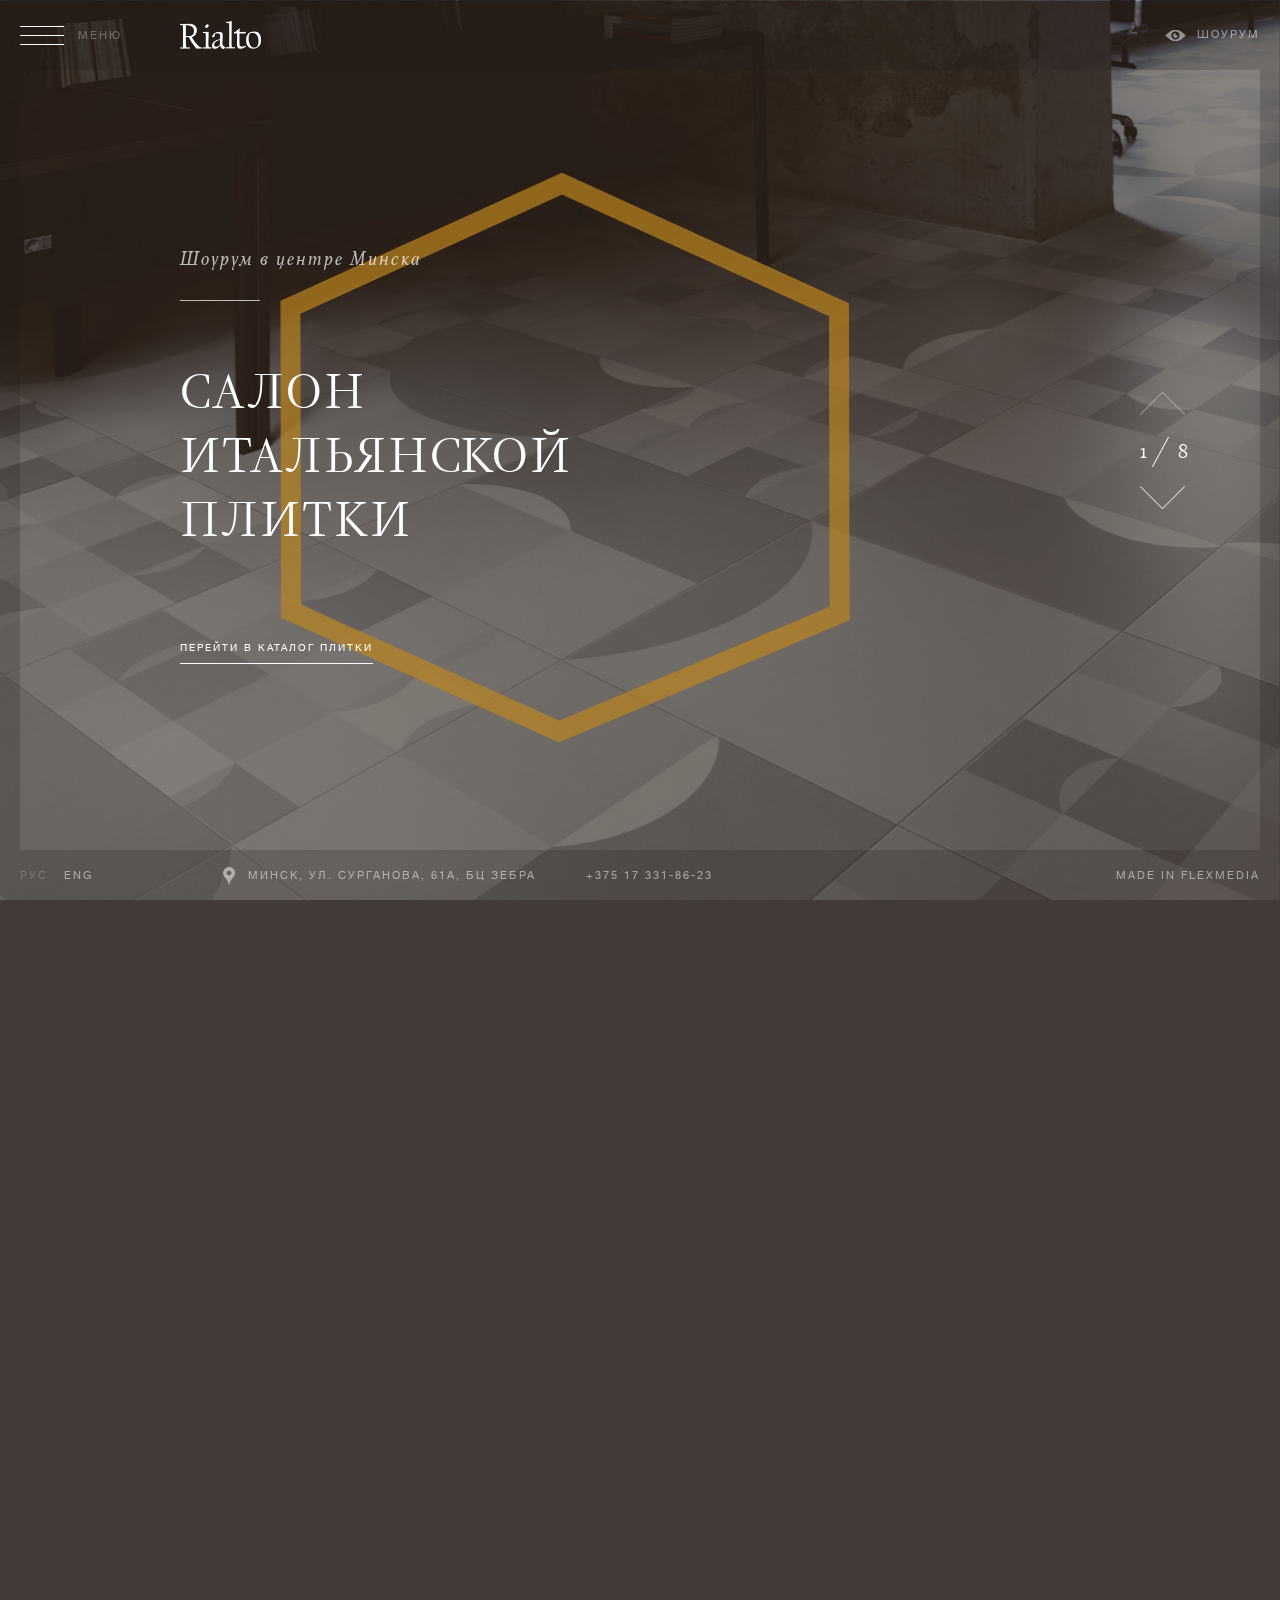
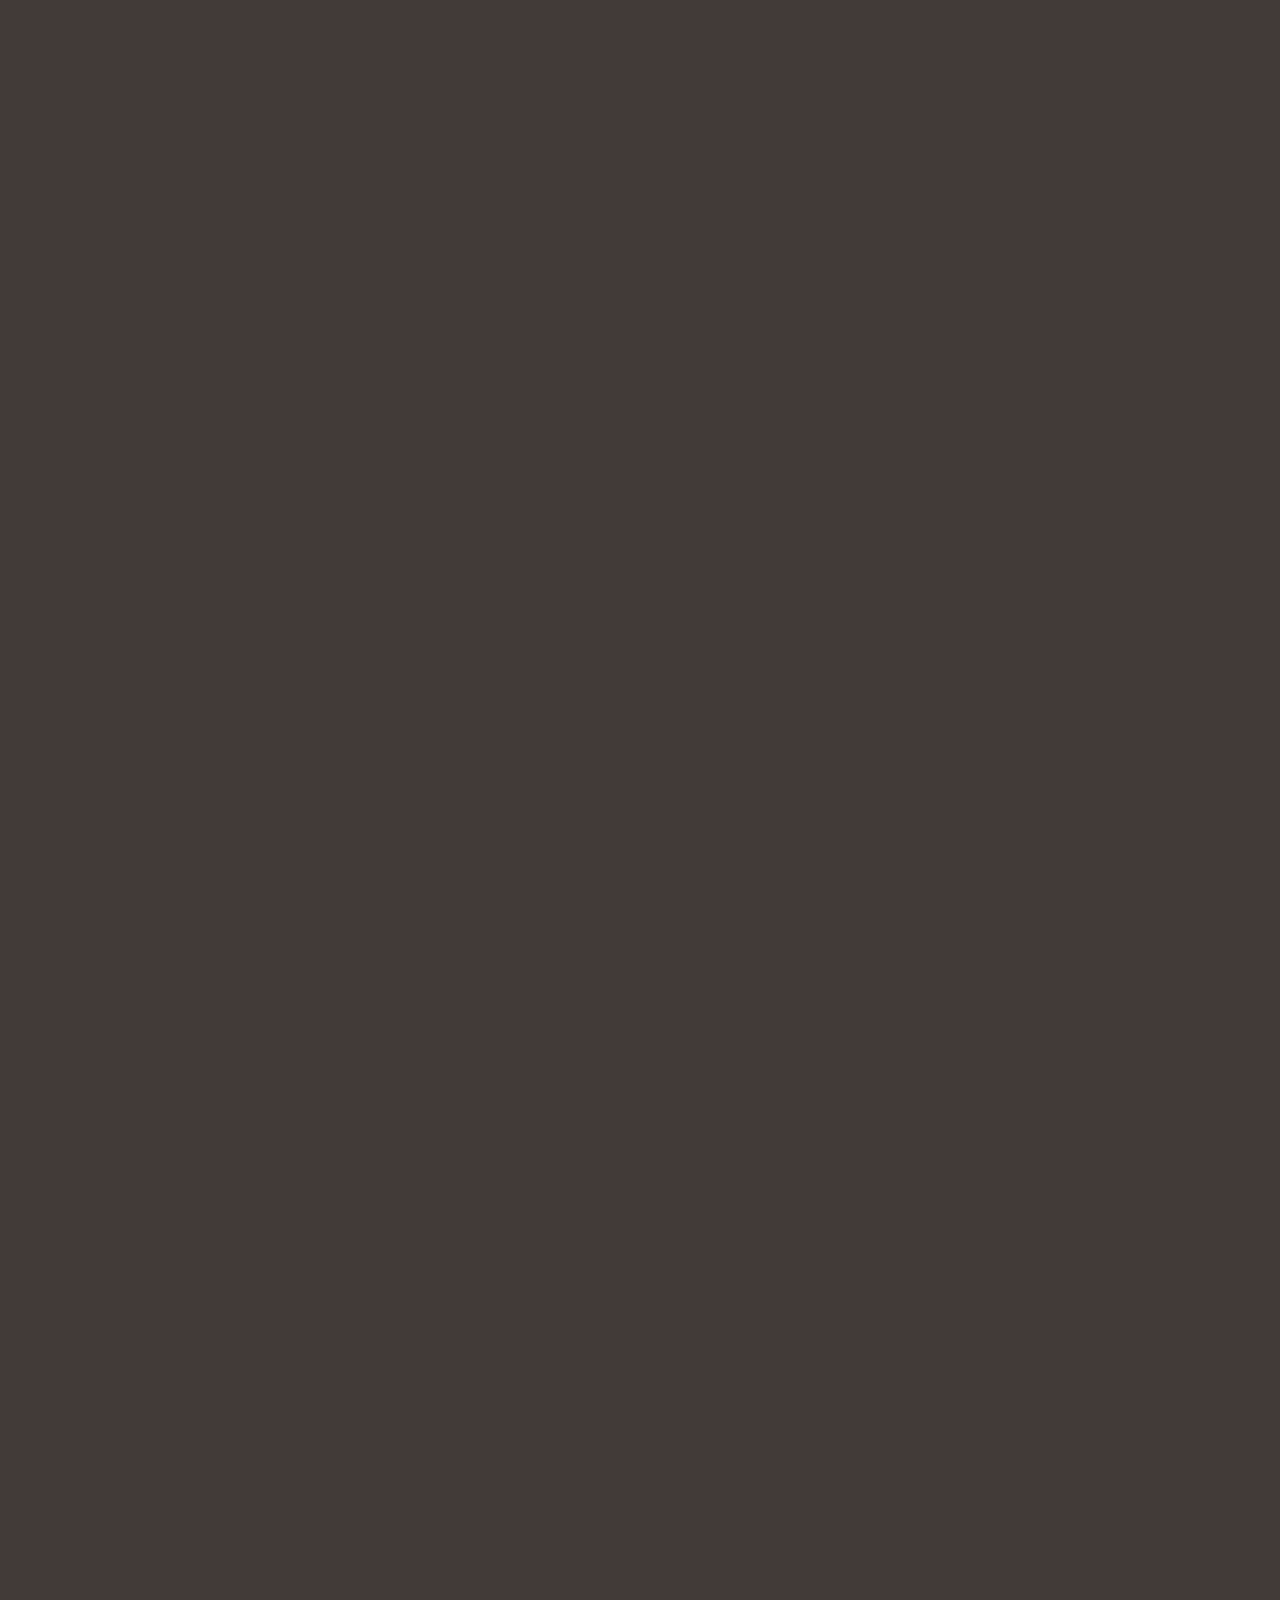
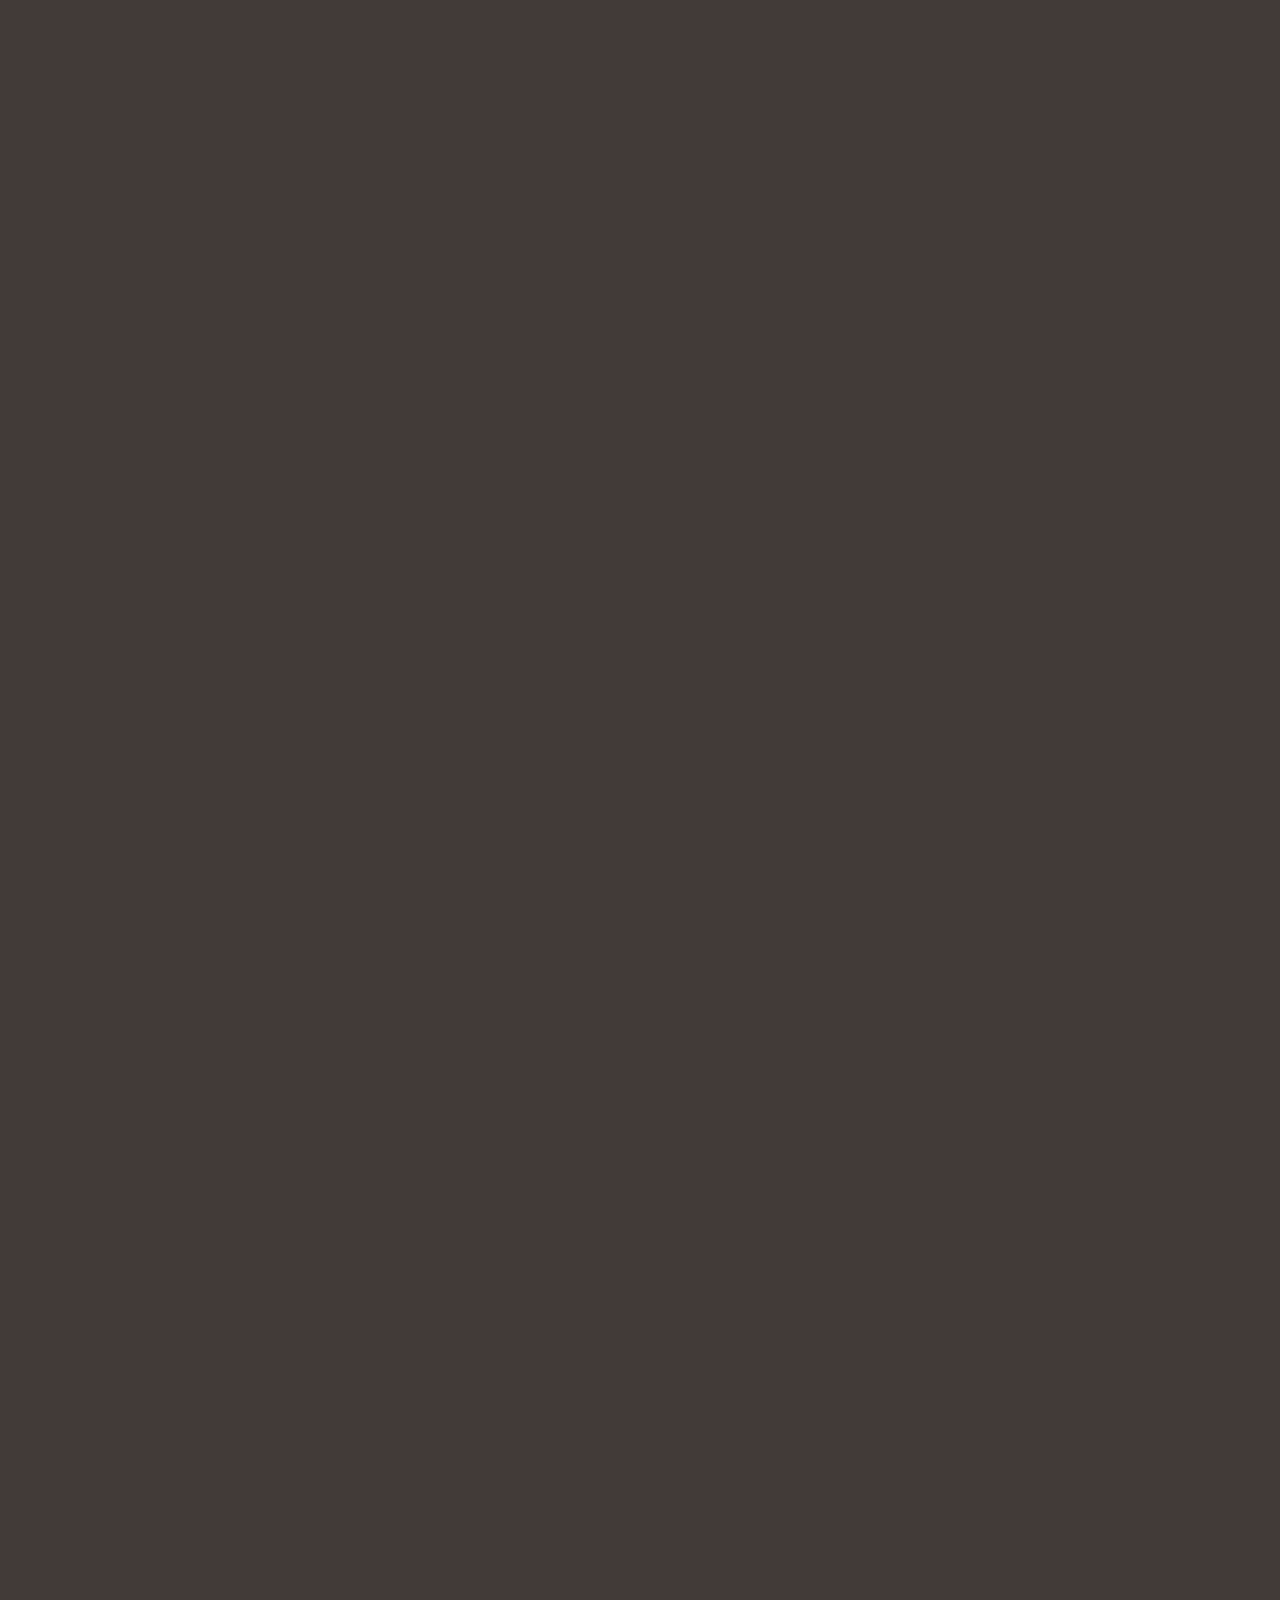
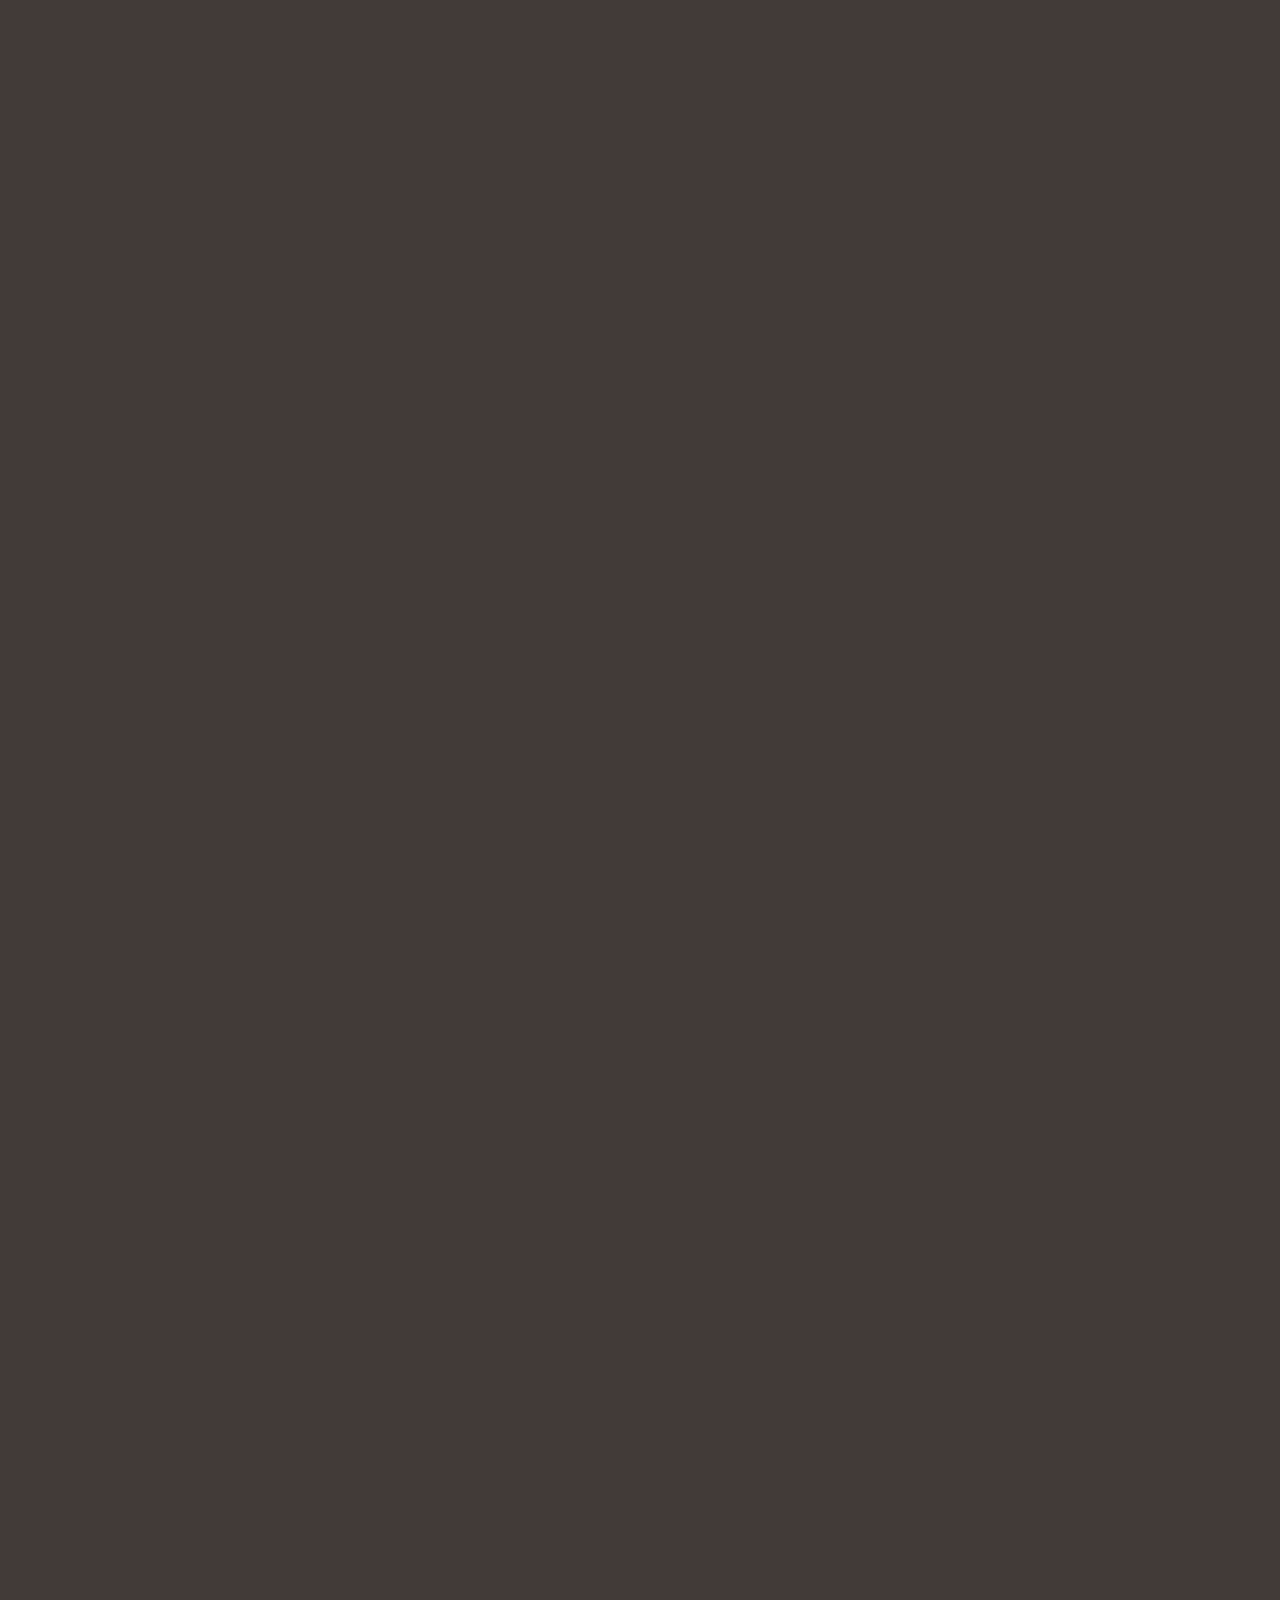
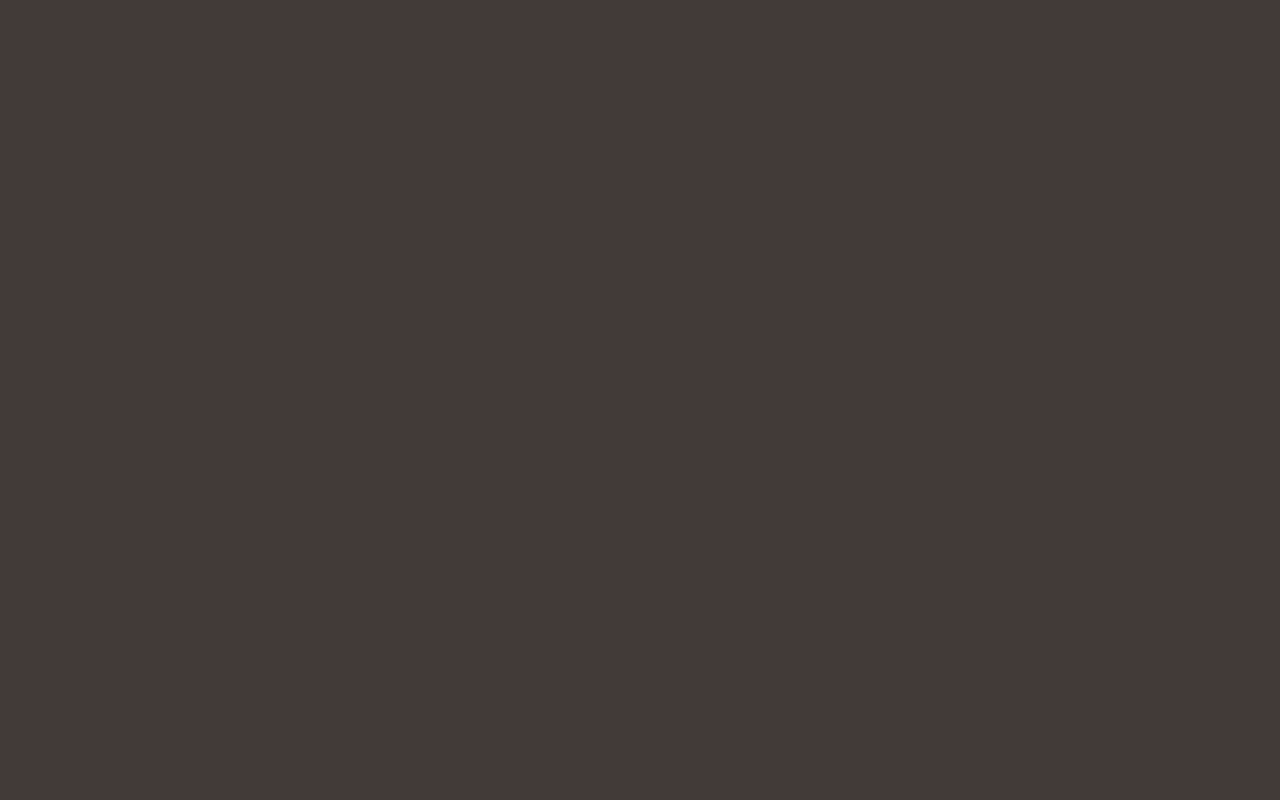
<file: index.html>
<!doctype html>
<html class="index-page">
<head>
	<meta charset="utf-8">
	<title>Template</title>
	<link rel="stylesheet" media="all" href="css/screen.css">
	<script src="js/lib/jquery.js"></script>
	<script src="js/lib/jquery.easings.min.js"></script>
	<script src="js/lib/jquery.fullPage.min.js"></script>
	<script src="js/common.js"></script>
	<!--[if IE]><script src="js/html5shiv.js"></script><![endif]-->
</head>
<body>

	<!-- BEGIN header -->
	<header class="header js-hover">
		<div class="header__top">
			<button class="header__menu js-menu-toggle" type="button">
				<i></i>
				<span>Меню</span>
			</button>
			<a href="#" class="header__logo">
				<img src="img/logo.png" alt="logo">
			</a>
			<a href="#" class="header__link">Шоурум</a>
		</div>
	</header>
	<!-- END header -->

	<!-- BEGIN menu -->
	<div class="menu js-menu">
		<div class="l-center">
			<div class="menu__col">
				<div class="menu__title"><a href="#">Компания</a></div>
				<ul class="menu__list">
					<li class="is-marked"><a href="#">акции</a></li>
					<li><a href="#">Шоурум</a></li>
					<li><a href="#">Услуги</a></li>
					<li><a href="#">Портфолио</a></li>
					<li><a href="#">Бренды</a></li>
					<li><a href="#">Вакансии</a></li>
					<li><a href="#">Новости</a></li>
				</ul>
			</div>
			<div class="menu__col">
				<div class="menu__title"><a href="#">Каталог</a></div>
				<ul class="menu__list">
					<li><a href="#">Плитка</a></li>
					<li><a href="#">Сантехника</a></li>
					<li><a href="#">Мебель</a></li>
					<li><a href="#">Паркет</a></li>
					<li><a href="#">Двери</a></li>
					<li><a href="#">Свет</a></li>
					<li><a href="#">кухни</a></li>
				</ul>
			</div>
			<div class="menu__col">
				<div class="menu__title"><a href="#">Контактная информация</a></div>
				<div class="address">
					<div class="address__title">Адрес:</div>
					<div class="address__main">г. Минск, ул. Сурганова 61А, БЦ Зебра</div>
				</div>
				<div class="address">
					<div class="address__title">Телефоны: </div>
					<div class="address__main">+375 29 331-86-23 | +375 29 617-09-73</div>
				</div>
				<div class="address">
					<div class="address__title">e-mail: </div>
					<div class="address__main">
						<a href="mailto:rialto@rialtogroup.by">rialto@rialtogroup.by</a>
					</div>
				</div>
				<a href="js-popup-feedback" class="btn js-popup-link">Обратный звонок</a>
			</div>
		</div>
	</div>
	<!-- END menu -->

	<!-- BEGIN full page -->
	<div class="js-fullpage">
		<div class="section js-section">
			<div class="section__bg" style="background-image: url(img/1.jpg)"></div>
	    	<div class="l-center">
	    		<a class="section__in" href="#">		
		    		<div class="section__info">Шоурум в центре Минска</div>
		    		<div class="section__name">
		    			<span>Салон итальянской плитки</span>
		    			<div class="section__img">
		    				<img class="is-visible-img" src="img/decor.png" alt="img">
		    				<img class="is-hidden-img" src="img/decor2.png" alt="img">
		    			</div>
		    		</div>
		    		<span class="section__link">Перейти в каталог плитки</span>
		    	</a>
	    	</div>
		</div>
		<div class="section js-section">
			<div class="section__bg" style="background-image: url(img/2.jpg)"></div>
			<div class="l-center">
	    		<a class="section__in" href="#">		
		    		<div class="section__info">Шоурум в центре Минска</div>
		    		<div class="section__name">
		    			<span>Салон итальянской плитки</span>
		    			<div class="section__img">
		    				<img class="is-visible-img" src="img/door.png" alt="img">
		    				<img class="is-hidden-img" src="img/door2.png" alt="img">
		    			</div>
		    		</div>
		    		<span class="section__link">Перейти в каталог плитки</span>
		    	</a>
	    	</div>
		</div>
		<div class="section js-section">
			<div class="section__bg" style="background-image: url(img/3.jpg)"></div>
			<div class="l-center">
	    		<a class="section__in" href="#">		
		    		<div class="section__info">Шоурум в центре Минска</div>
		    		<div class="section__name">
		    			<span>Салон итальянской плитки</span>
		    			<div class="section__img">
		    				<img class="is-visible-img" src="img/furniture.png" alt="img">
		    				<img class="is-hidden-img" src="img/furniture2.png" alt="img">
		    			</div>
		    		</div>
		    		<span class="section__link">Перейти в каталог плитки</span>
		    	</a>
	    	</div>
		</div>
		<div class="section js-section">
			<div class="section__bg" style="background-image: url(img/1.jpg)"></div>
	    	<div class="l-center">
	    		<a class="section__in" href="#">		
		    		<div class="section__info">Шоурум в центре Минска</div>
		    		<div class="section__name">
		    			<span>Салон итальянской плитки</span>
		    			<div class="section__img">
		    				<img class="is-visible-img" src="img/kitchen.png" alt="img">
		    				<img class="is-hidden-img" src="img/kitchen2.png" alt="img">
		    			</div>
		    		</div>
		    		<span class="section__link">Перейти в каталог плитки</span>
		    	</a>
	    	</div>
		</div>
		<div class="section js-section">
			<div class="section__bg" style="background-image: url(img/2.jpg)"></div>
			<div class="l-center">
	    		<a class="section__in" href="#">		
		    		<div class="section__info">Шоурум в центре Минска</div>
		    		<div class="section__name">
		    			<span>Салон итальянской плитки</span>
		    			<div class="section__img">
		    				<img class="is-visible-img" src="img/light.png" alt="img">
		    				<img class="is-hidden-img" src="img/light2.png" alt="img">
		    			</div>
		    		</div>
		    		<span class="section__link">Перейти в каталог плитки</span>
		    	</a>
	    	</div>
		</div>
		<div class="section js-section">
			<div class="section__bg" style="background-image: url(img/3.jpg)"></div>
			<div class="l-center">
	    		<a class="section__in" href="#">		
		    		<div class="section__info">Шоурум в центре Минска</div>
		    		<div class="section__name">
		    			<span>Салон итальянской плитки</span>
		    			<div class="section__img">
		    				<img class="is-visible-img" src="img/parquet.png" alt="img">
		    				<img class="is-hidden-img" src="img/parquet2.png" alt="img">
		    			</div>
		    		</div>
		    		<span class="section__link">Перейти в каталог плитки</span>
		    	</a>
	    	</div>
		</div>
		<div class="section js-section">
			<div class="section__bg" style="background-image: url(img/3.jpg)"></div>
			<div class="l-center">
	    		<a class="section__in" href="#">		
		    		<div class="section__info">Шоурум в центре Минска</div>
		    		<div class="section__name">
		    			<span>Салон итальянской плитки</span>
		    			<div class="section__img">
		    				<img class="is-visible-img" src="img/sanitary.png" alt="img">
		    				<img class="is-hidden-img" src="img/sanitary2.png" alt="img">
		    			</div>
		    		</div>
		    		<span class="section__link">Перейти в каталог плитки</span>
		    	</a>
	    	</div>
		</div>
		<div class="section js-section">
			<div class="section__bg" style="background-image: url(img/3.jpg)"></div>
			<div class="l-center">
	    		<a class="section__in" href="#">		
		    		<div class="section__info">Шоурум в центре Минска</div>
		    		<div class="section__name">
		    			<span>Салон итальянской плитки</span>
		    			<div class="section__img">
		    				<img class="is-visible-img" src="img/tile.png" alt="img">
		    				<img class="is-hidden-img" src="img/tile2.png" alt="img">
		    			</div>
		    		</div>
		    		<span class="section__link">Перейти в каталог плитки</span>
		    	</a>
	    	</div>
		</div>
	</div>
	<!-- END full page -->
	<div class="nav">
		<button type="button" class="nav__prev js-nav-prev is-inactive"></button>
		<div class="nav__counter">
			<div>
				<span class="js-nav-curent">1</span>
				<span class="js-nav-all">6</span>
			</div>
		</div>
		<button type="button" class="nav__next js-nav-next"></button>
	</div>
	
	<!-- BEGIN footer -->
	<footer class="footer js-hover">
		<div class="footer__lang">
			<a href="#" class="is-active">Рус</a>
			<a href="#">Eng</a>
		</div>
		<div class="footer__contacts">
			<a class="link-address" href="https://www.google.com/maps" target="_blank">Минск, ул. Сурганова, 61а, БЦ Зебра</a>
			<a href="tel:+375 17 331-86-23">+375 17 331-86-23</a>
		</div>
		<div class="footer__meta">
			<a href="#">Made in flexmedia</a>
		</div>
	</footer>
	<!-- END footer -->

	<i class="line-bg line-bg_left js-hover"></i>
	<i class="line-bg line-bg_right js-hover"></i>

	<div class="popup js-popup" data-popup="js-popup-feedback">
		<div class="popup__in">
			<div class="popup__title">Заказать звонок </div>
			<form class="js-validate">
				<div class="field">
					<input class="input" type="text" placeholder="Имя" required>
				</div>
				<div class="field">
					<input class="input" type="tel" placeholder="телефон" required>
				</div>
				<div class="field">
					<textarea class="input input input_textarea" placeholder="Здравствуйте, я..."></textarea>
				</div>
				<button class="btn btn_white btn_width" type="submit">отправить</button>
			</form>
			<button type="button" class="popup__close js-popup-close"></button>
		</div>
	</div>

	<script src="js/lib/head.js"></script>
</body>
</html>
</file>
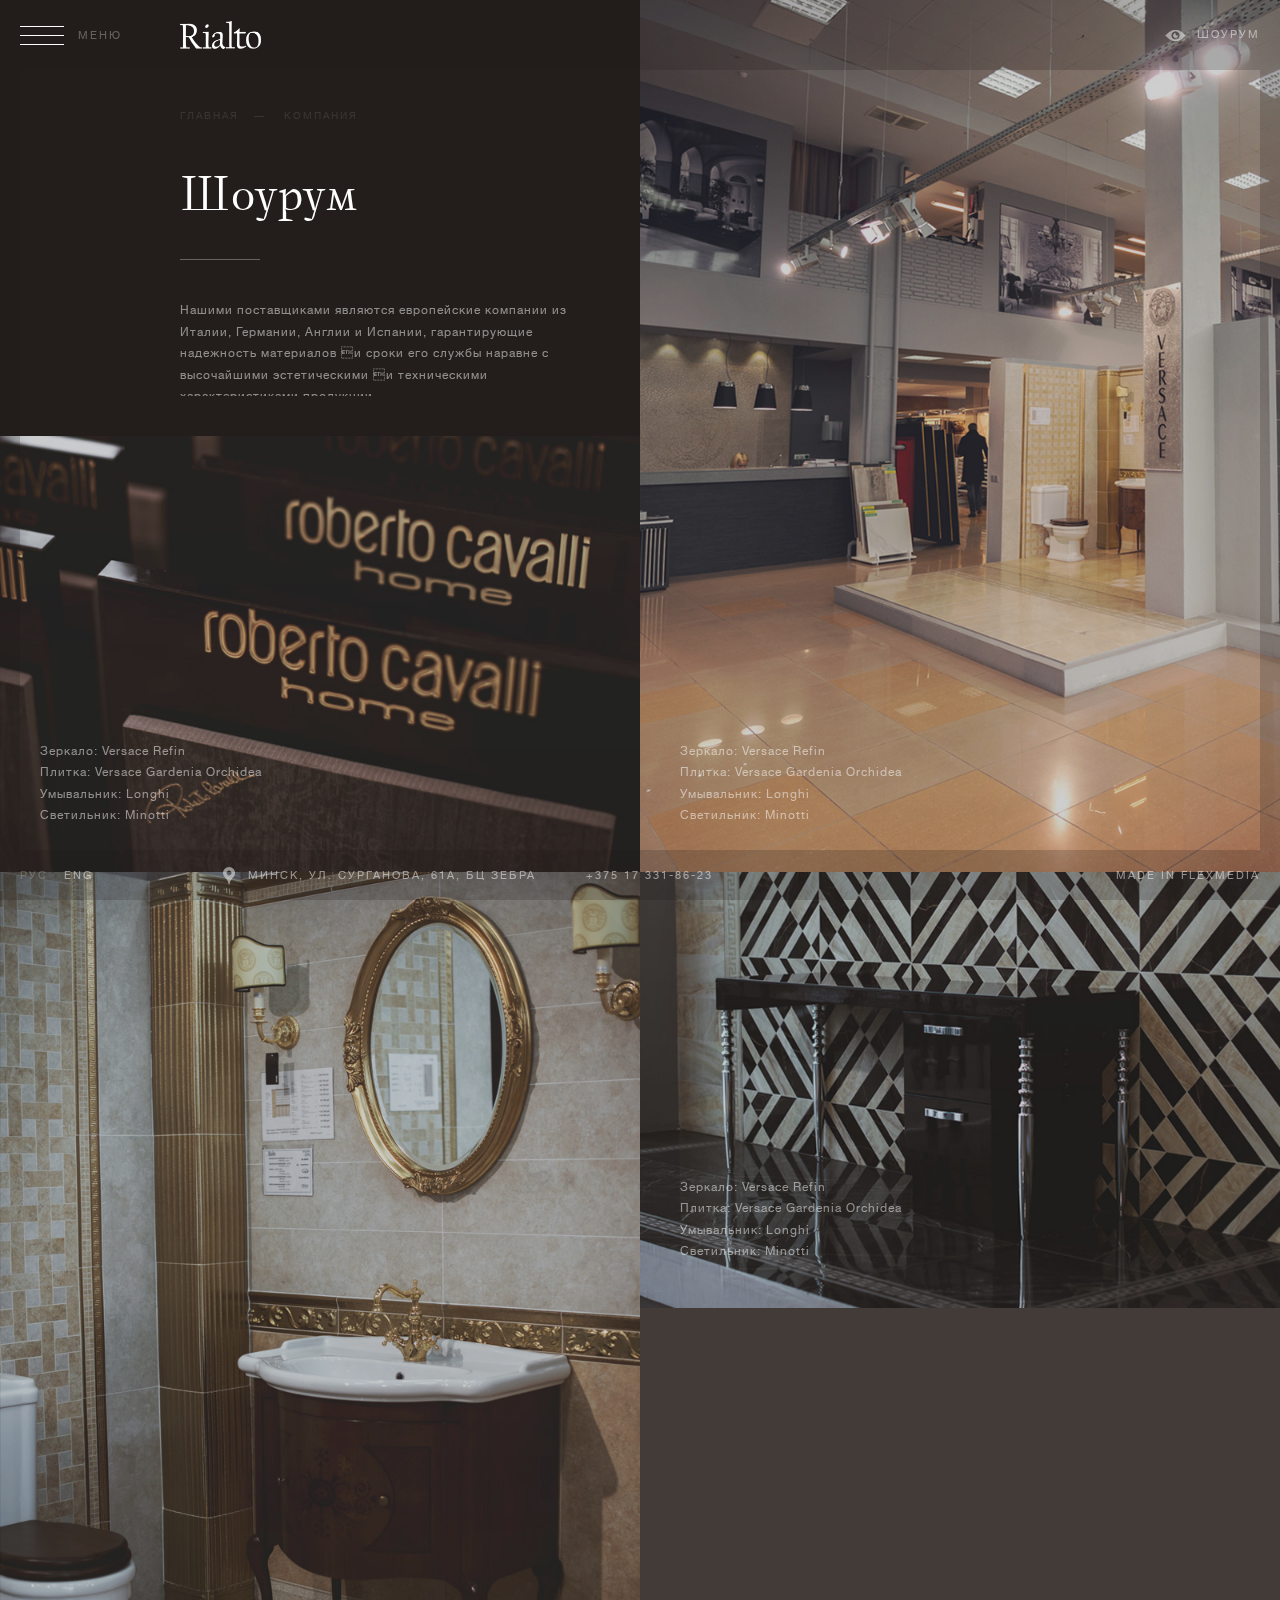
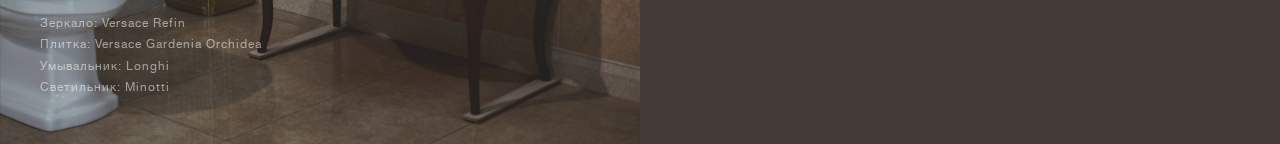
<file: 1-0showroom.html>
<!doctype html>
<html>
<head>
	<meta charset="utf-8">
	<title>Showroom</title>
	<meta name="viewport" content="width=1200">
	<link rel="stylesheet" media="all" href="css/screen.css"
	<link rel="stylesheet" media="all" href="css/component.css">
	<script src="js/lib/jquery.js"></script>
	<script src="js/lib/jquery.easings.min.js"></script>
	<script src="js/lib/jquery.fullPage.min.js"></script>
	<script src="js/lib/modernizr.custom.js"></script>
	<script src="js/lib/masonry.pkgd.min.js"></script>
	<script src="js/lib/imagesloaded.js"></script>
	<script src="js/lib/classie.js"></script>
	<script src="js/lib/AnimOnScroll.js"></script>
	<script src="js/lib/jquery.validate.js"></script>
	<script src="js/common.js"></script>
	<!--[if IE]><script src="js/html5shiv.js"></script><![endif]-->
</head>
<body>

	<!-- BEGIN header -->
	<header class="header js-hover">
		<div class="header__top">
			<button class="header__menu js-menu-toggle" type="button">
				<i></i>
				<span>Меню</span>
			</button>
			<a href="#" class="header__logo">
				<img src="img/logo.png" alt="logo">
			</a>
			<a href="#" class="header__link">Шоурум</a>
		</div>
	</header>
	<!-- END header -->

	<!-- BEGIN menu -->
	<div class="menu js-menu">
		<div class="l-center">
			<div class="menu__col">
				<div class="menu__title"><a href="#">Компания</a></div>
				<ul class="menu__list">
					<li class="is-marked"><a href="#">акции</a></li>
					<li><a href="#">Шоурум</a></li>
					<li><a href="#">Услуги</a></li>
					<li><a href="#">Портфолио</a></li>
					<li><a href="#">Бренды</a></li>
					<li><a href="#">Вакансии</a></li>
					<li><a href="#">Новости</a></li>
				</ul>
			</div>
			<div class="menu__col">
				<div class="menu__title"><a href="#">Каталог</a></div>
				<ul class="menu__list">
					<li><a href="#">Плитка</a></li>
					<li><a href="#">Сантехника</a></li>
					<li><a href="#">Мебель</a></li>
					<li><a href="#">Паркет</a></li>
					<li><a href="#">Двери</a></li>
					<li><a href="#">Свет</a></li>
					<li><a href="#">кухни</a></li>
				</ul>
			</div>
			<div class="menu__col">
				<div class="menu__title"><a href="#">Контактная информация</a></div>
				<div class="address">
					<div class="address__title">Адрес:</div>
					<div class="address__main">г. Минск, ул. Сурганова 61А, БЦ Зебра</div>
				</div>
				<div class="address">
					<div class="address__title">Телефоны: </div>
					<div class="address__main">+375 29 331-86-23 | +375 29 617-09-73</div>
				</div>
				<div class="address">
					<div class="address__title">e-mail: </div>
					<div class="address__main">
						<a href="mailto:rialto@rialtogroup.by">rialto@rialtogroup.by</a>
					</div>
				</div>
				<a href="#" class="btn">Обратный звонок</a>
			</div>
		</div>
	</div>
	<!-- END menu -->
	
	<div class="out">
		<ul class="item-wrap has-animation" id="js-masonry-animate">
			<li class="item item_info js-masonry-item js-masonry-custom-height" data-width="800" data-height="545">
				<div class="breadcrumbs">
					<a href="#">Главная</a>
					<a href="#">Компания</a>
				</div>
				<div class="page-info">
					<div class="page-info__title">Шоурум</div>
					<div class="article">
						<p>
							Нашими поставщиками являются европейские компании из Италии, Германии, Англии и Испании, гарантирующие надежность материалов и сроки его службы наравне с высочайшими эстетическими и техническими характеристиками продукции. 
						</p>
					</div>
				</div>
			</li>
			<li class="item js-masonry-item">
				<a href="js-popup-order" class="item__in js-popup-link">
					<div class="item__img">
						<img src="img/item1.jpg" alt="img" width="800">
					</div>
					<div class="item__info">
						<p>Зеркало: Versace Refin</p>
						<p>Плитка: Versace Gardenia Orchidea</p>
						<p>Умывальник: Longhi</p>
						<p>Светильник: Minotti</p>
					</div>
				</a>
				<a href="js-popup-order" class="item__more js-popup-link">Заказть вещь из интерьера</a>
			</li>
			<li class="item js-masonry-item">
				<a href="js-popup-order" class="item__in js-popup-link">
					<div class="item__img">
						<img src="img/item2.jpg" alt="img" width="800">
					</div>
					<div class="item__info">
						<p>Зеркало: Versace Refin</p>
						<p>Плитка: Versace Gardenia Orchidea</p>
						<p>Умывальник: Longhi</p>
						<p>Светильник: Minotti</p>
					</div>
				</a>
				<a href="js-popup-order" class="item__more js-popup-link">Заказть вещь из интерьера</a>
			</li>
			<li class="item js-masonry-item">
				<a href="js-popup-order" class="item__in js-popup-link">
					<div class="item__img">
						<img src="img/item3.jpg" alt="img" width="800">
					</div>
					<div class="item__info">
						<p>Зеркало: Versace Refin</p>
						<p>Плитка: Versace Gardenia Orchidea</p>
						<p>Умывальник: Longhi</p>
						<p>Светильник: Minotti</p>
					</div>
				</a>
				<a href="js-popup-order" class="item__more js-popup-link">Заказть вещь из интерьера</a>
			</li>
			<li class="item js-masonry-item">
				<a href="js-popup-order" class="item__in js-popup-link">
					<div class="item__img">
						<img src="img/item4.jpg" alt="img" width="800">
					</div>
					<div class="item__info">
						<p>Зеркало: Versace Refin</p>
						<p>Плитка: Versace Gardenia Orchidea</p>
						<p>Умывальник: Longhi</p>
						<p>Светильник: Minotti</p>
					</div>
				</a>
				<a href="js-popup-order" class="item__more js-popup-link">Заказть вещь из интерьера</a>
			</li>
			<li class="item js-masonry-item">
				<a href="js-popup-order" class="item__in js-popup-link">
					<div class="item__img">
						<img src="img/item5.jpg" alt="img" width="800">
					</div>
					<div class="item__info">
						<p>Зеркало: Versace Refin</p>
						<p>Плитка: Versace Gardenia Orchidea</p>
						<p>Умывальник: Longhi</p>
						<p>Светильник: Minotti</p>
					</div>
				</a>
				<a href="js-popup-order" class="item__more js-popup-link">Заказть вещь из интерьера</a>
			</li>
		</ul>
	</div>

	<!-- BEGIN footer -->
	<footer class="footer js-hover">
		<div class="footer__lang">
			<a href="#" class="is-active">Рус</a>
			<a href="#">Eng</a>
		</div>
		<div class="footer__contacts">
			<a class="link-address" href="https://www.google.com/maps" target="_blank">Минск, ул. Сурганова, 61а, БЦ Зебра</a>
			<a href="tel:+375 17 331-86-23">+375 17 331-86-23</a>
		</div>
		<div class="footer__meta">
			<a href="#">Made in flexmedia</a>
		</div>
	</footer>
	<!-- END footer -->

	<i class="line-bg line-bg_left js-hover"></i>
	<i class="line-bg line-bg_right js-hover"></i>
	
	<div class="popup js-popup" data-popup="js-popup-order">
		<div class="popup__in">
			<div class="popup__title">Заказать </div>
			<form class="js-validate">
				<div class="field">
					<input class="input" type="text" placeholder="Имя" required>
				</div>
				<div class="field">
					<input class="input" type="tel" placeholder="телефон" required>
				</div>
				<div class="field">
					<textarea class="input input input_textarea" placeholder="Мой заказ"></textarea>
				</div>
				<button class="btn btn_white btn_width" type="submit">отправить</button>
			</form>
			<button type="button" class="popup__close js-popup-close"></button>
		</div>
	</div>

	<script src="js/lib/head.js"></script>
</body>
</html>
</file>
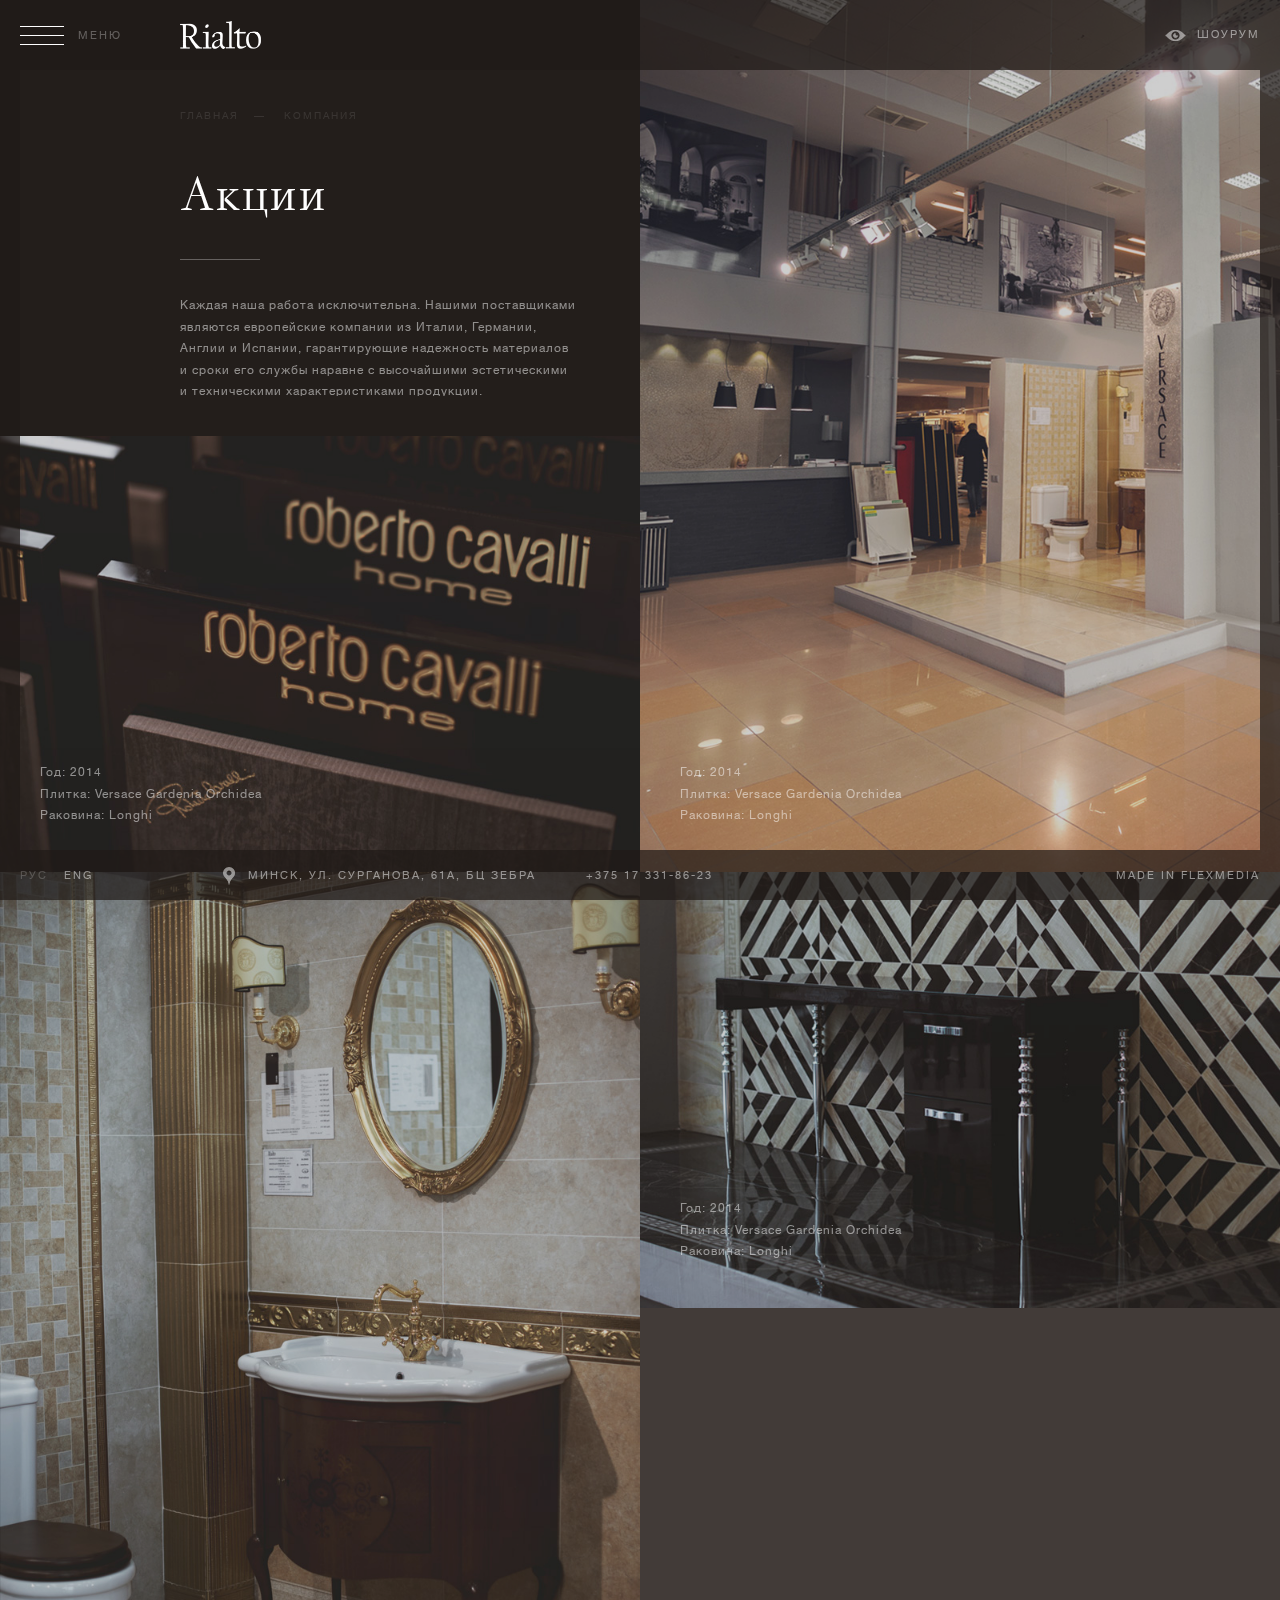
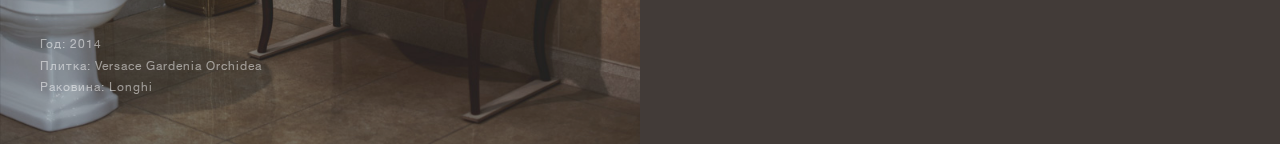
<file: 10-0sales.html>
<!doctype html>
<html>
<head>
	<meta charset="utf-8">
	<title>Sales</title>
	<meta name="viewport" content="width=1200">
	<link rel="stylesheet" media="all" href="css/screen.css">
	<script src="js/lib/jquery.js"></script>
	<script src="js/lib/jquery.easings.min.js"></script>
	<script src="js/lib/jquery.fullPage.min.js"></script>
	<script src="js/lib/modernizr.custom.js"></script>
	<script src="js/lib/masonry.pkgd.min.js"></script>
	<script src="js/lib/imagesloaded.js"></script>
	<script src="js/lib/classie.js"></script>
	<script src="js/lib/AnimOnScroll.js"></script>
	<script src="js/lib/jquery.validate.js"></script>
	<script src="js/common.js"></script>
	<!--[if IE]><script src="js/html5shiv.js"></script><![endif]-->
</head>
<body>

	<!-- BEGIN header -->
	<header class="header js-hover">
		<div class="header__top">
			<button class="header__menu js-menu-toggle" type="button">
				<i></i>
				<span>Меню</span>
			</button>
			<a href="#" class="header__logo">
				<img src="img/logo.png" alt="logo">
			</a>
			<a href="#" class="header__link">Шоурум</a>
		</div>
	</header>
	<!-- END header -->

	<!-- BEGIN menu -->
	<div class="menu js-menu">
		<div class="l-center">
			<div class="menu__col">
				<div class="menu__title"><a href="#">Компания</a></div>
				<ul class="menu__list">
					<li class="is-marked"><a href="#">акции</a></li>
					<li><a href="#">Шоурум</a></li>
					<li><a href="#">Услуги</a></li>
					<li><a href="#">Портфолио</a></li>
					<li><a href="#">Бренды</a></li>
					<li><a href="#">Вакансии</a></li>
					<li><a href="#">Новости</a></li>
				</ul>
			</div>
			<div class="menu__col">
				<div class="menu__title"><a href="#">Каталог</a></div>
				<ul class="menu__list">
					<li><a href="#">Плитка</a></li>
					<li><a href="#">Сантехника</a></li>
					<li><a href="#">Мебель</a></li>
					<li><a href="#">Паркет</a></li>
					<li><a href="#">Двери</a></li>
					<li><a href="#">Свет</a></li>
					<li><a href="#">кухни</a></li>
				</ul>
			</div>
			<div class="menu__col">
				<div class="menu__title"><a href="#">Контактная информация</a></div>
				<div class="address">
					<div class="address__title">Адрес:</div>
					<div class="address__main">г. Минск, ул. Сурганова 61А, БЦ Зебра</div>
				</div>
				<div class="address">
					<div class="address__title">Телефоны: </div>
					<div class="address__main">+375 29 331-86-23 | +375 29 617-09-73</div>
				</div>
				<div class="address">
					<div class="address__title">e-mail: </div>
					<div class="address__main">
						<a href="mailto:rialto@rialtogroup.by">rialto@rialtogroup.by</a>
					</div>
				</div>
				<a href="#" class="btn">Обратный звонок</a>
			</div>
		</div>
	</div>
	<!-- END menu -->
	
	<div class="out">
		<ul class="item-wrap has-animation" id="js-masonry-animate">
			<li class="item item_info js-masonry-item js-masonry-custom-height" data-width="800" data-height="545">
				<div class="breadcrumbs">
					<a href="#">Главная</a>
					<a href="#">Компания</a>
				</div>
				<div class="page-info">
					<div class="page-info__title">Акции</div>
					<p>
						Каждая наша работа исключительна. Нашими поставщиками являются европейские компании из Италии, Германии, Англии и Испании, гарантирующие надежность материалов и сроки его службы наравне    с высочайшими эстетическими и техническими характеристиками продукции. 
					</p>
				</div>
			</li>
			<li class="item js-masonry-item">
				<a href="#" class="item__in">
					<div class="item__img">
						<img src="img/item1.jpg" alt="img">
					</div>
					<div class="item__info">
						<p>Год: 2014<p>
						<p>Плитка: Versace Gardenia Orchidea<p>
						<p>Раковина: Longhi<p>
					</div>
				</a>
				<a href="js-popup-order" class="item__more js-popup-link">Заказть вещь из интерьера</a>
			</li>
			<li class="item js-masonry-item">
				<a href="#" class="item__in">
					<div class="item__img">
						<img src="img/item2.jpg" alt="img">
					</div>
					<div class="item__info">
						<p>Год: 2014<p>
						<p>Плитка: Versace Gardenia Orchidea<p>
						<p>Раковина: Longhi<p>
					</div>
				</a>
				<a href="js-popup-order" class="item__more js-popup-link">Заказть вещь из интерьера</a>
			</li>
			<li class="item js-masonry-item">
				<a href="#" class="item__in">
					<div class="item__img">
						<img src="img/item3.jpg" alt="img">
					</div>
					<div class="item__info">
						<p>Год: 2014<p>
						<p>Плитка: Versace Gardenia Orchidea<p>
						<p>Раковина: Longhi<p>
					</div>
				</a>
				<a href="js-popup-order" class="item__more js-popup-link">Заказть вещь из интерьера</a>
			</li>
			<li class="item js-masonry-item">
				<a href="#" class="item__in">
					<div class="item__img">
						<img src="img/item4.jpg" alt="img">
					</div>
					<div class="item__info">
						<p>Год: 2014<p>
						<p>Плитка: Versace Gardenia Orchidea<p>
						<p>Раковина: Longhi<p>
					</div>
				</a>
				<a href="js-popup-order" class="item__more js-popup-link">Заказть вещь из интерьера</a>
			</li>
			<li class="item js-masonry-item">
				<a href="#" class="item__in">
					<div class="item__img">
						<img src="img/item5.jpg" alt="img">
					</div>
					<div class="item__info">
						<p>Год: 2014<p>
						<p>Плитка: Versace Gardenia Orchidea<p>
						<p>Раковина: Longhi<p>
					</div>
				</a>
				<a href="js-popup-order" class="item__more js-popup-link">Заказть вещь из интерьера</a>
			</li>
		</ul>
	</div>

	<!-- BEGIN footer -->
	<footer class="footer js-hover">
		<div class="footer__lang">
			<a href="#" class="is-active">Рус</a>
			<a href="#">Eng</a>
		</div>
		<div class="footer__contacts">
			<a class="link-address" href="https://www.google.com/maps" target="_blank">Минск, ул. Сурганова, 61а, БЦ Зебра</a>
			<a href="tel:+375 17 331-86-23">+375 17 331-86-23</a>
		</div>
		<div class="footer__meta">
			<a href="#">Made in flexmedia</a>
		</div>
	</footer>
	<!-- END footer -->

	<i class="line-bg line-bg_left js-hover"></i>
	<i class="line-bg line-bg_right js-hover"></i>
	
	<div class="popup js-popup" data-popup="js-popup-order">
		<div class="popup__in">
			<div class="popup__title">Заказать </div>
			<form class="js-validate">
				<div class="field">
					<input class="input" type="text" placeholder="Имя" required>
				</div>
				<div class="field">
					<input class="input" type="tel" placeholder="телефон" required>
				</div>
				<div class="field">
					<textarea class="input input input_textarea" placeholder="Мой заказ"></textarea>
				</div>
				<button class="btn btn_white btn_width" type="submit">отправить</button>
			</form>
			<button type="button" class="popup__close js-popup-close"></button>
		</div>
	</div>

	<script src="js/lib/head.js"></script>
</body>
</html>
</file>
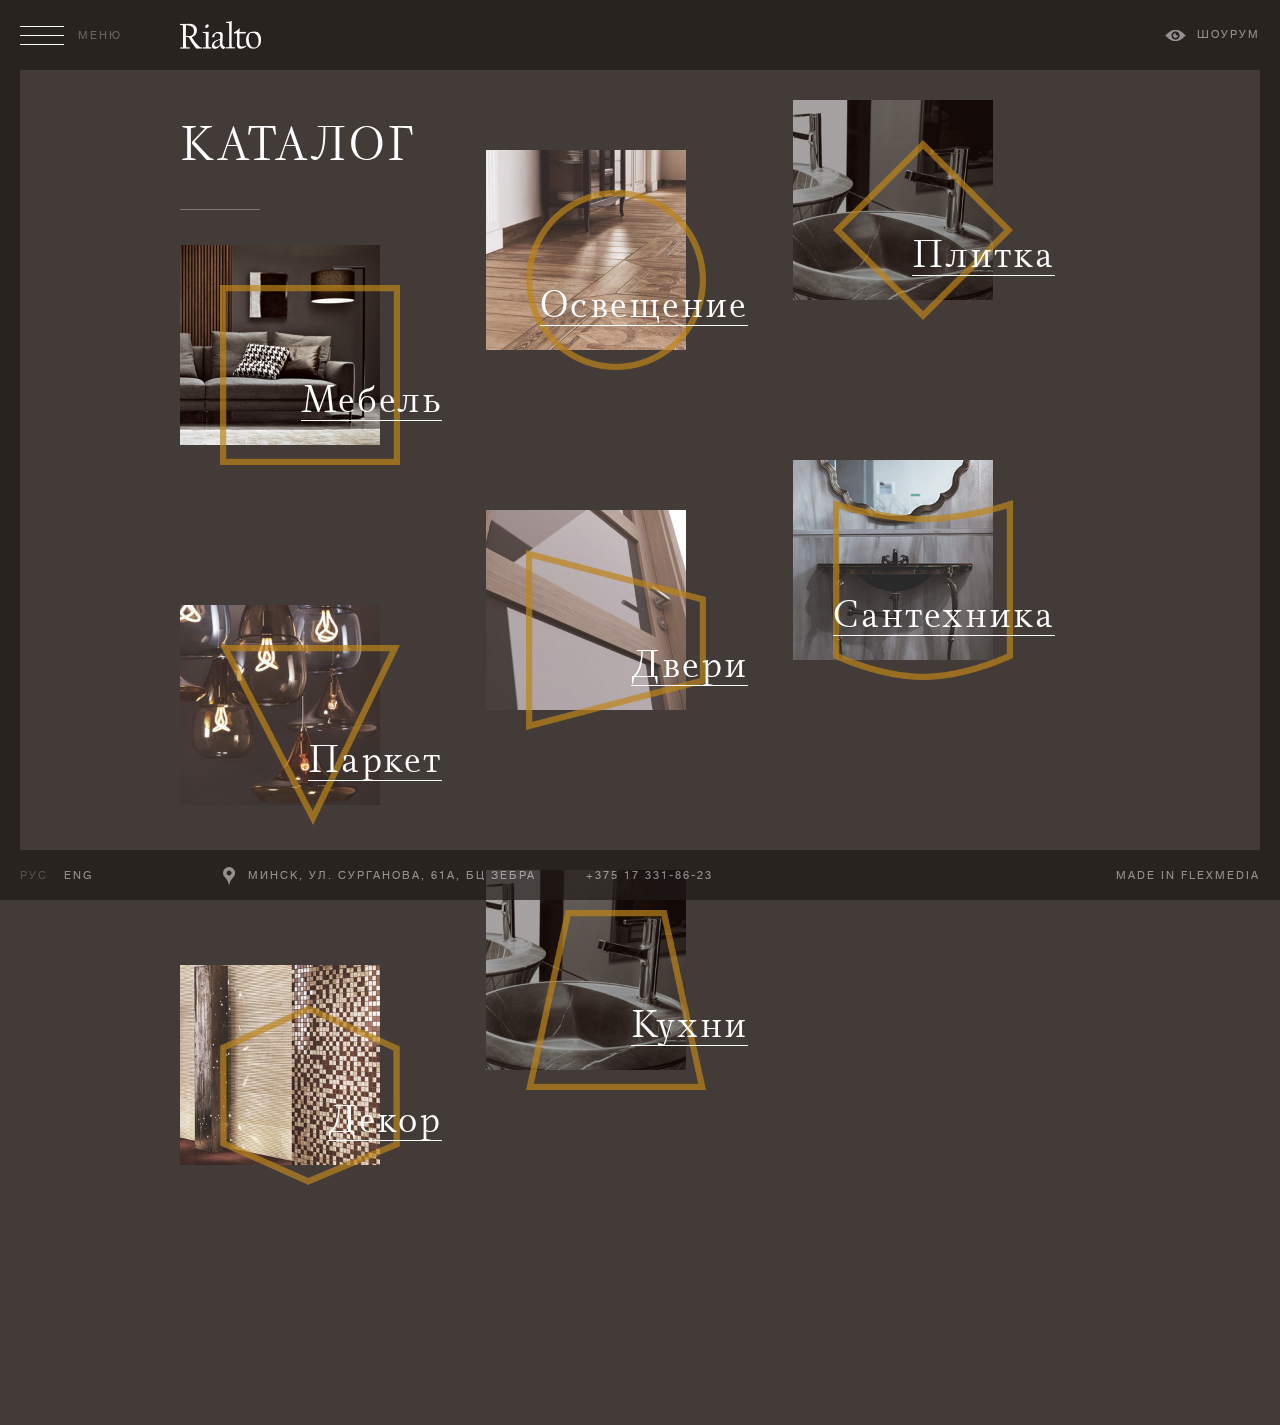
<file: 2-0catalog.html>
<!doctype html>
<html>
<head>
	<meta charset="utf-8">
	<title>2.0catalog</title>
	<meta name="viewport" content="width=1200">
	<link rel="stylesheet" media="all" href="css/screen.css">
	<script src="js/lib/jquery.js"></script>
	<script src="js/lib/jquery.easings.min.js"></script>
	<script src="js/lib/jquery.fullPage.min.js"></script>
	<script src="js/common.js"></script>
	<!--[if IE]><script src="js/html5shiv.js"></script><![endif]-->
</head>
<body>

	<!-- BEGIN header -->
	<header class="header js-hover">
		<div class="header__top">
			<button class="header__menu js-menu-toggle" type="button">
				<i></i>
				<span>Меню</span>
			</button>
			<a href="#" class="header__logo">
				<img src="img/logo.png" alt="logo">
			</a>
			<a href="#" class="header__link">Шоурум</a>
		</div>
	</header>
	<!-- END header -->

	<!-- BEGIN menu -->
	<div class="menu js-menu">
		<div class="l-center">
			<div class="menu__col">
				<div class="menu__title"><a href="#">Компания</a></div>
				<ul class="menu__list">
					<li class="is-marked"><a href="#">акции</a></li>
					<li><a href="#">Шоурум</a></li>
					<li><a href="#">Услуги</a></li>
					<li><a href="#">Портфолио</a></li>
					<li><a href="#">Бренды</a></li>
					<li><a href="#">Вакансии</a></li>
					<li><a href="#">Новости</a></li>
				</ul>
			</div>
			<div class="menu__col">
				<div class="menu__title"><a href="#">Каталог</a></div>
				<ul class="menu__list">
					<li><a href="#">Плитка</a></li>
					<li><a href="#">Сантехника</a></li>
					<li><a href="#">Мебель</a></li>
					<li><a href="#">Паркет</a></li>
					<li><a href="#">Двери</a></li>
					<li><a href="#">Свет</a></li>
					<li><a href="#">кухни</a></li>
				</ul>
			</div>
			<div class="menu__col">
				<div class="menu__title"><a href="#">Контактная информация</a></div>
				<div class="address">
					<div class="address__title">Адрес:</div>
					<div class="address__main">г. Минск, ул. Сурганова 61А, БЦ Зебра</div>
				</div>
				<div class="address">
					<div class="address__title">Телефоны: </div>
					<div class="address__main">+375 29 331-86-23 | +375 29 617-09-73</div>
				</div>
				<div class="address">
					<div class="address__title">e-mail: </div>
					<div class="address__main">
						<a href="mailto:rialto@rialtogroup.by">rialto@rialtogroup.by</a>
					</div>
				</div>
				<a href="#" class="btn">Обратный звонок</a>
			</div>
		</div>
	</div>
	<!-- END menu -->

	<div class="main">
		<div class="catalog-col js-col1">
			<div class="title">Каталог</div>
			<a class="catalog" href="#">
				<div class="catalog__media"><img src="img/catalog1.jpg" alt="img"></div>
				<span class="catalog__name">Мебель</span>
				<div class="catalog__fig">
					<img class="is-visible-img" src="img/furniture.png" alt="img">
					<img class="is-hidden-img" src="img/furniture2.png" alt="img">
				</div>
			</a>
			<a class="catalog" href="#">
				<div class="catalog__media"><img src="img/catalog2.jpg" alt="img"></div>
				<span class="catalog__name">Паркет</span>
				<div class="catalog__fig">
					<img class="is-visible-img" src="img/parquet.png" alt="img">
					<img class="is-hidden-img" src="img/parquet2.png" alt="img">
				</div>
			</a>
			<a class="catalog" href="#">
				<div class="catalog__media"><img src="img/catalog3.jpg" alt="img"></div>
				<span class="catalog__name">Декор</span>
				<div class="catalog__fig">
					<img class="is-visible-img" src="img/decor.png" alt="img">
					<img class="is-hidden-img" src="img/decor2.png" alt="img">
				</div>
			</a>
		</div>
		<div class="catalog-col js-col2">
			<a class="catalog" href="#">
				<div class="catalog__media"><img src="img/catalog4.jpg" alt="img"></div>
				<span class="catalog__name">Освещение</span>
				<div class="catalog__fig">
					<img class="is-visible-img" src="img/light.png" alt="img">
					<img class="is-hidden-img" src="img/light2.png" alt="img">
				</div>
			</a>
			<a class="catalog" href="#">
				<div class="catalog__media"><img src="img/catalog5.jpg" alt="img"></div>
				<span class="catalog__name">Двери</span>
				<div class="catalog__fig">
					<img class="is-visible-img" src="img/door.png" alt="img">
					<img class="is-hidden-img" src="img/door2.png" alt="img">
				</div>
			</a>
			<a class="catalog" href="#">
				<div class="catalog__media"><img src="img/catalog6.jpg" alt="img"></div>
				<span class="catalog__name">Кухни</span>
				<div class="catalog__fig">
					<img class="is-visible-img" src="img/kitchen.png" alt="img">
					<img class="is-hidden-img" src="img/kitchen2.png" alt="img">
				</div>
			</a>
		</div>
		<div class="catalog-col js-col3">
			<a class="catalog" href="#">
				<div class="catalog__media"><img src="img/catalog6.jpg" alt="img"></div>
				<span class="catalog__name">Плитка</span>
				<div class="catalog__fig">
					<img class="is-visible-img" src="img/tile.png" alt="img">
					<img class="is-hidden-img" src="img/tile2.png" alt="img">
				</div>
			</a>
			<a class="catalog" href="#">
				<div class="catalog__media"><img src="img/catalog7.jpg" alt="img"></div>
				<span class="catalog__name">Сантехника</span>
				<div class="catalog__fig">
					<img class="is-visible-img" src="img/sanitary.png" alt="img">
					<img class="is-hidden-img" src="img/sanitary2.png" alt="img">
				</div>
			</a>
		</div>
	</div>
	
	<!-- BEGIN footer -->
	<footer class="footer js-hover">
		<div class="footer__lang">
			<a href="#" class="is-active">Рус</a>
			<a href="#">Eng</a>
		</div>
		<div class="footer__contacts">
			<a class="link-address" href="https://www.google.com/maps" target="_blank">Минск, ул. Сурганова, 61а, БЦ Зебра</a>
			<a href="tel:+375 17 331-86-23">+375 17 331-86-23</a>
		</div>
		<div class="footer__meta">
			<a href="#">Made in flexmedia</a>
		</div>
	</footer>
	<!-- END footer -->

	<i class="line-bg line-bg_left js-hover"></i>
	<i class="line-bg line-bg_right js-hover"></i>


	<script src="js/lib/head.js"></script>
</body>
</html>
</file>
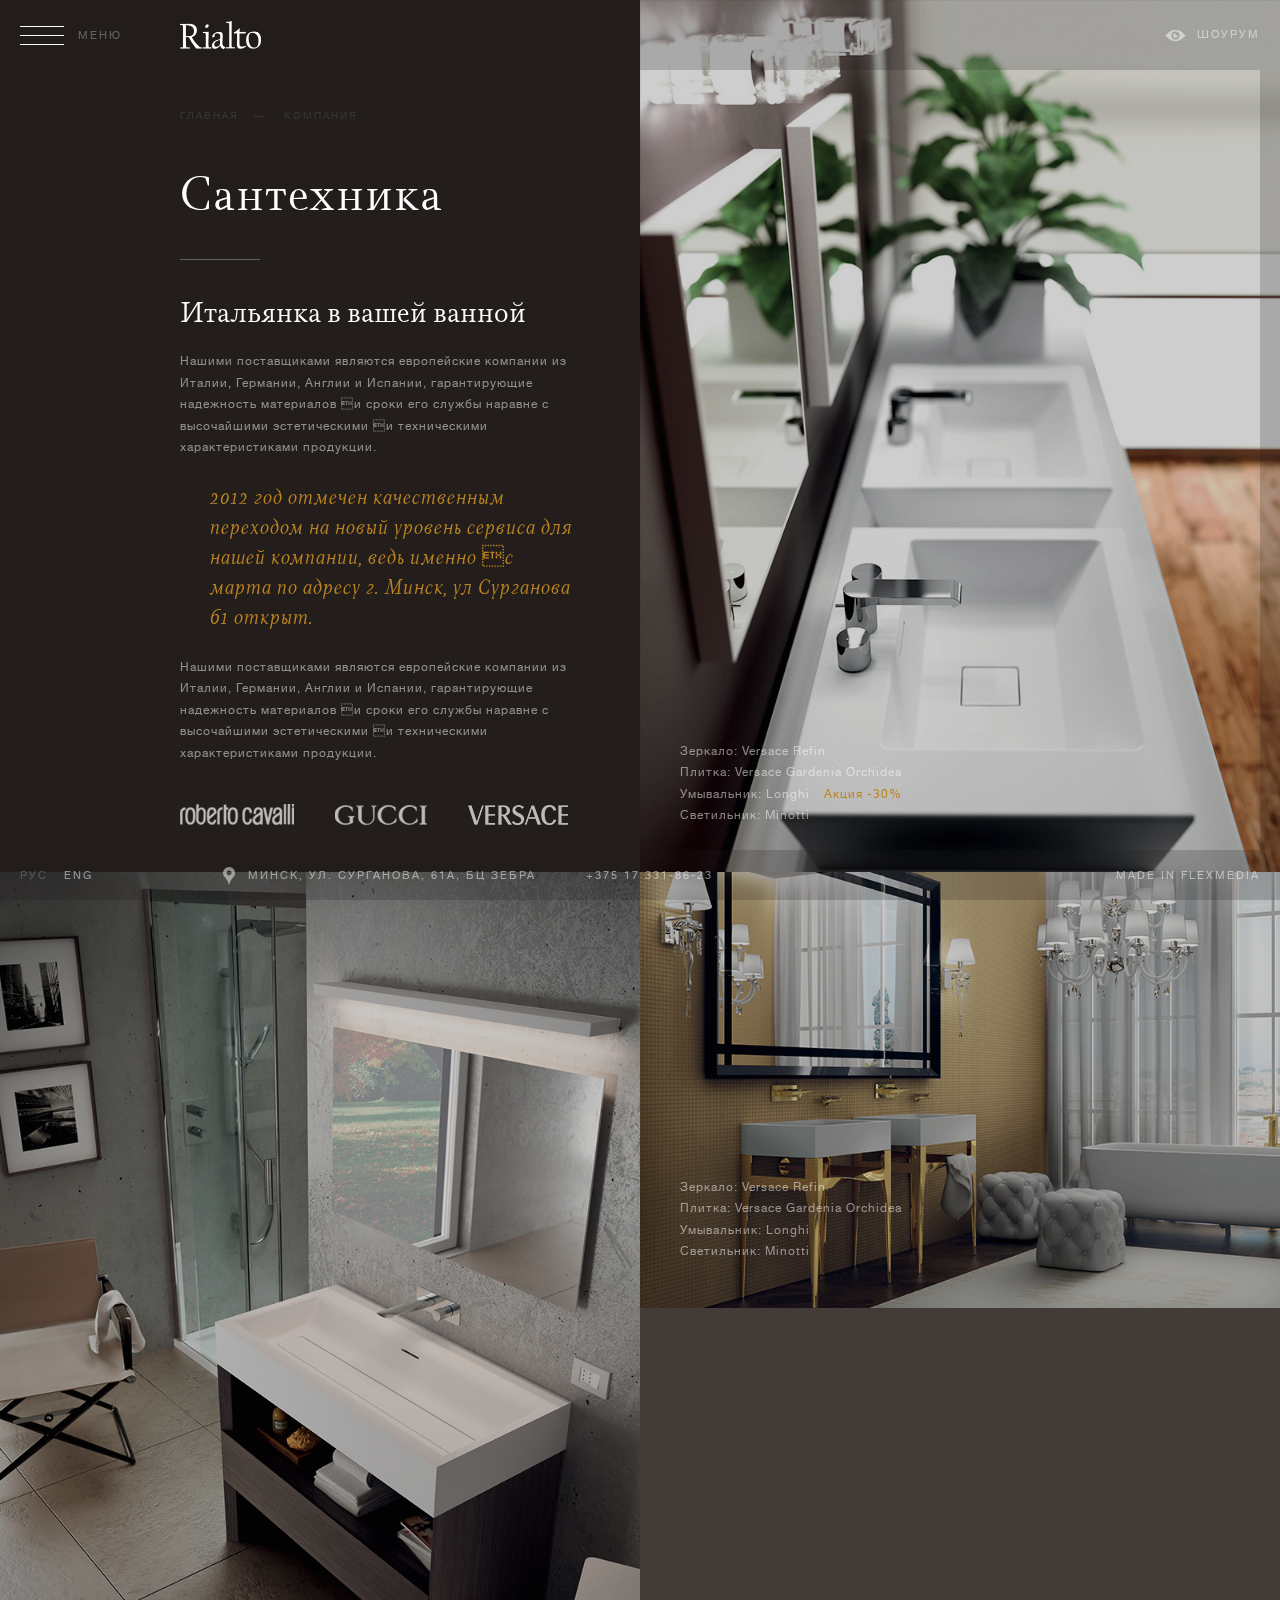
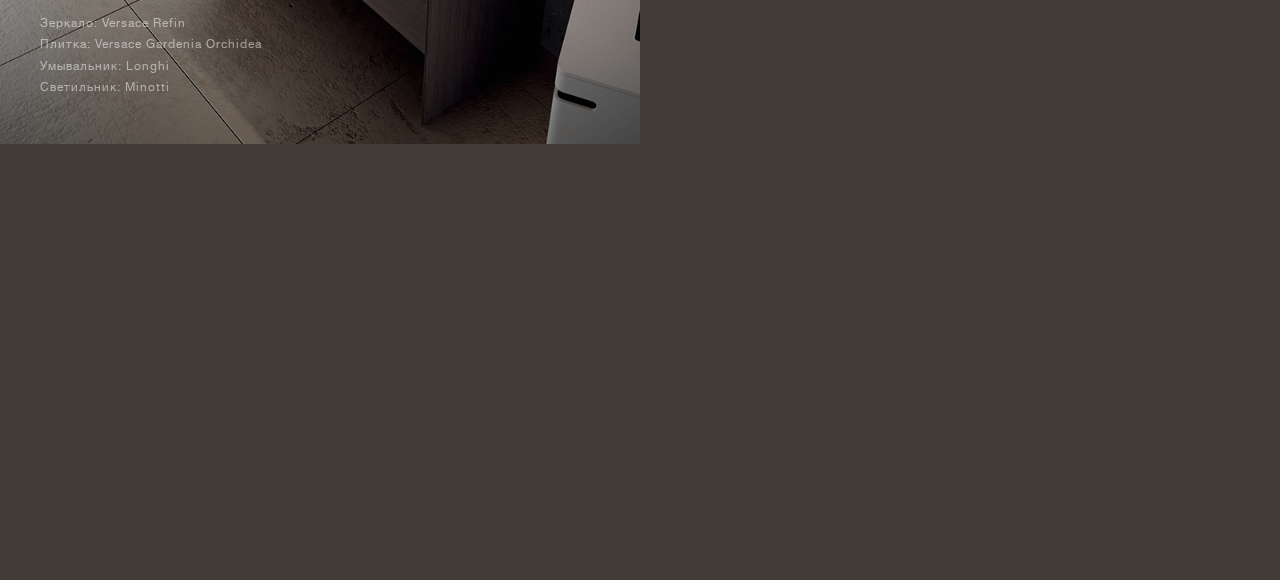
<file: 2-1catalog-inner.html>
<!doctype html>
<html>
<head>
	<meta charset="utf-8">
	<title>Showroom</title>
	<meta name="viewport" content="width=1200">
	<link rel="stylesheet" media="all" href="css/screen.css">
	<script src="js/lib/jquery.js"></script>
	<script src="js/lib/jquery.easings.min.js"></script>
	<script src="js/lib/jquery.fullPage.min.js"></script>
	<script src="js/lib/modernizr.custom.js"></script>
	<script src="js/lib/masonry.pkgd.min.js"></script>
	<script src="js/lib/imagesloaded.js"></script>
	<script src="js/lib/classie.js"></script>
	<script src="js/lib/AnimOnScroll.js"></script>
	<script src="js/lib/jquery.validate.js"></script>
	<script src="js/common.js"></script>
	<!--[if IE]><script src="js/html5shiv.js"></script><![endif]-->
</head>
<body>

	<!-- BEGIN header -->
	<header class="header js-hover">
		<div class="header__top">
			<button class="header__menu js-menu-toggle" type="button">
				<i></i>
				<span>Меню</span>
			</button>
			<a href="#" class="header__logo">
				<img src="img/logo.png" alt="logo">
			</a>
			<a href="#" class="header__link">Шоурум</a>
		</div>
	</header>
	<!-- END header -->

	<!-- BEGIN menu -->
	<div class="menu js-menu">
		<div class="l-center">
			<div class="menu__col">
				<div class="menu__title"><a href="#">Компания</a></div>
				<ul class="menu__list">
					<li class="is-marked"><a href="#">акции</a></li>
					<li><a href="#">Шоурум</a></li>
					<li><a href="#">Услуги</a></li>
					<li><a href="#">Портфолио</a></li>
					<li><a href="#">Бренды</a></li>
					<li><a href="#">Вакансии</a></li>
					<li><a href="#">Новости</a></li>
				</ul>
			</div>
			<div class="menu__col">
				<div class="menu__title"><a href="#">Каталог</a></div>
				<ul class="menu__list">
					<li><a href="#">Плитка</a></li>
					<li><a href="#">Сантехника</a></li>
					<li><a href="#">Мебель</a></li>
					<li><a href="#">Паркет</a></li>
					<li><a href="#">Двери</a></li>
					<li><a href="#">Свет</a></li>
					<li><a href="#">кухни</a></li>
				</ul>
			</div>
			<div class="menu__col">
				<div class="menu__title"><a href="#">Контактная информация</a></div>
				<div class="address">
					<div class="address__title">Адрес:</div>
					<div class="address__main">г. Минск, ул. Сурганова 61А, БЦ Зебра</div>
				</div>
				<div class="address">
					<div class="address__title">Телефоны: </div>
					<div class="address__main">+375 29 331-86-23 | +375 29 617-09-73</div>
				</div>
				<div class="address">
					<div class="address__title">e-mail: </div>
					<div class="address__main">
						<a href="mailto:rialto@rialtogroup.by">rialto@rialtogroup.by</a>
					</div>
				</div>
				<a href="#" class="btn">Обратный звонок</a>
			</div>
		</div>
	</div>
	<!-- END menu -->
	
	<div class="out">
		<ul class="item-wrap has-animation" id="js-masonry-animate">
			<li class="item item_height js-masonry-item js-masonry-custom-height" data-width="800" data-height="1090">
				<div class="breadcrumbs">
					<a href="#">Главная</a>
					<a href="#">Компания</a>
				</div>
				<div class="page-info">
					<h1 class="page-info__title">Сантехника</h1>
					<h2 class="page-info__sub">Итальянка в вашей ванной</h2>
					<p>Нашими поставщиками являются европейские компании из Италии, Германии, Англии и Испании, гарантирующие надежность материалов и сроки его службы наравне с высочайшими эстетическими и техническими характеристиками продукции. </p>
					<blockquote class="quote">
						2012 год отмечен качественным переходом на новый уровень сервиса для нашей компании, ведь именно с марта по адресу г. Минск, ул Сурганова 61 открыт. 
					</blockquote>
					<p>Нашими поставщиками являются европейские компании из Италии, Германии, Англии и Испании, гарантирующие надежность материалов и сроки его службы наравне с высочайшими эстетическими и техническими характеристиками продукции. </p>
					<div class="group-logo">
						<a href="#"><img src="img/logo1.png" alt="img"></a>
						<a href="#"><img src="img/logo2.png" alt="img"></a>
						<a href="#"><img src="img/logo3.png" alt="img"></a>
					</div>
				</div>
			</li>
			<li class="item js-masonry-item">
				<a href="js-popup-order" class="item__in js-popup-link">
					<div class="item__img">
						<img src="img/item6.jpg" alt="img">
					</div>
					<div class="item__info">
						<p>Зеркало: Versace Refin</p>
						<p>Плитка: Versace Gardenia Orchidea</p>
						<p>Умывальник: Longhi <span>Акция -30%</span></p>
						<p>Светильник: Minotti</p>
					</div>
				</a>
				<a href="js-popup-order" class="item__more js-popup-link">Заказть вещь из интерьера</a>
			</li>
			<li class="item js-masonry-item">
				<a href="js-popup-order" class="item__in js-popup-link">
					<div class="item__img">
						<img src="img/item7.jpg" alt="img">
					</div>
					<div class="item__info">
						<p>Зеркало: Versace Refin</p>
						<p>Плитка: Versace Gardenia Orchidea</p>
						<p>Умывальник: Longhi</p>
						<p>Светильник: Minotti</p>
					</div>
				</a>
				<a href="js-popup-order" class="item__more js-popup-link">Заказть вещь из интерьера</a>
			</li>
			<li class="item js-masonry-item">
				<a href="js-popup-order" class="item__in js-popup-link">
					<div class="item__img">
						<img src="img/item8.jpg" alt="img">
					</div>
					<div class="item__info">
						<p>Зеркало: Versace Refin</p>
						<p>Плитка: Versace Gardenia Orchidea</p>
						<p>Умывальник: Longhi</p>
						<p>Светильник: Minotti</p>
					</div>
				</a>
				<a href="js-popup-order" class="item__more js-popup-link">Заказть вещь из интерьера</a>
			</li>
			<li class="item js-masonry-item">
				<a href="js-popup-order" class="item__in js-popup-link">
					<div class="item__img">
						<img src="img/item9.jpg" alt="img">
					</div>
					<div class="item__info">
						<p>Зеркало: Versace Refin</p>
						<p>Плитка: Versace Gardenia Orchidea</p>
						<p>Умывальник: Longhi</p>
						<p>Светильник: Minotti</p>
					</div>
				</a>
				<a href="js-popup-order" class="item__more js-popup-link">Заказть вещь из интерьера</a>
			</li>
			<li class="item js-masonry-item">
				<a href="js-popup-order" class="item__in js-popup-link">
					<div class="item__img">
						<img src="img/item8.jpg" alt="img">
					</div>
					<div class="item__info">
						<p>Зеркало: Versace Refin</p>
						<p>Плитка: Versace Gardenia Orchidea</p>
						<p>Умывальник: Longhi</p>
						<p>Светильник: Minotti</p>
					</div>
				</a>
				<a href="js-popup-order" class="item__more js-popup-link">Заказть вещь из интерьера</a>
			</li>
			v<li class="item js-masonry-item">
				<a href="js-popup-order" class="item__in js-popup-link">
					<div class="item__img">
						<img src="img/item9.jpg" alt="img">
					</div>
					<div class="item__info">
						<p>Зеркало: Versace Refin</p>
						<p>Плитка: Versace Gardenia Orchidea</p>
						<p>Умывальник: Longhi</p>
						<p>Светильник: Minotti</p>
					</div>
				</a>
				<a href="js-popup-order" class="item__more js-popup-link">Заказть вещь из интерьера</a>
			</li>
		</ul>
	</div>

	<!-- BEGIN footer -->
	<footer class="footer js-hover">
		<div class="footer__lang">
			<a href="#" class="is-active">Рус</a>
			<a href="#">Eng</a>
		</div>
		<div class="footer__contacts">
			<a class="link-address" href="https://www.google.com/maps" target="_blank">Минск, ул. Сурганова, 61а, БЦ Зебра</a>
			<a href="tel:+375 17 331-86-23">+375 17 331-86-23</a>
		</div>
		<div class="footer__meta">
			<a href="#">Made in flexmedia</a>
		</div>
	</footer>
	<!-- END footer -->

	<i class="line-bg line-bg_left js-hover"></i>
	<i class="line-bg line-bg_right js-hover"></i>
	
	<div class="popup js-popup" data-popup="js-popup-order">
		<div class="popup__in">
			<div class="popup__title">Заказать </div>
			<form class="js-validate">
				<div class="field">
					<input class="input" type="text" placeholder="Имя" required>
				</div>
				<div class="field">
					<input class="input" type="tel" placeholder="телефон" required>
				</div>
				<div class="field">
					<textarea class="input input input_textarea" placeholder="Мой заказ"></textarea>
				</div>
				<button class="btn btn_white btn_width" type="submit">отправить</button>
			</form>
			<button type="button" class="popup__close js-popup-close"></button>
		</div>
	</div>

	<script src="js/lib/head.js"></script>
</body>
</html>
</file>
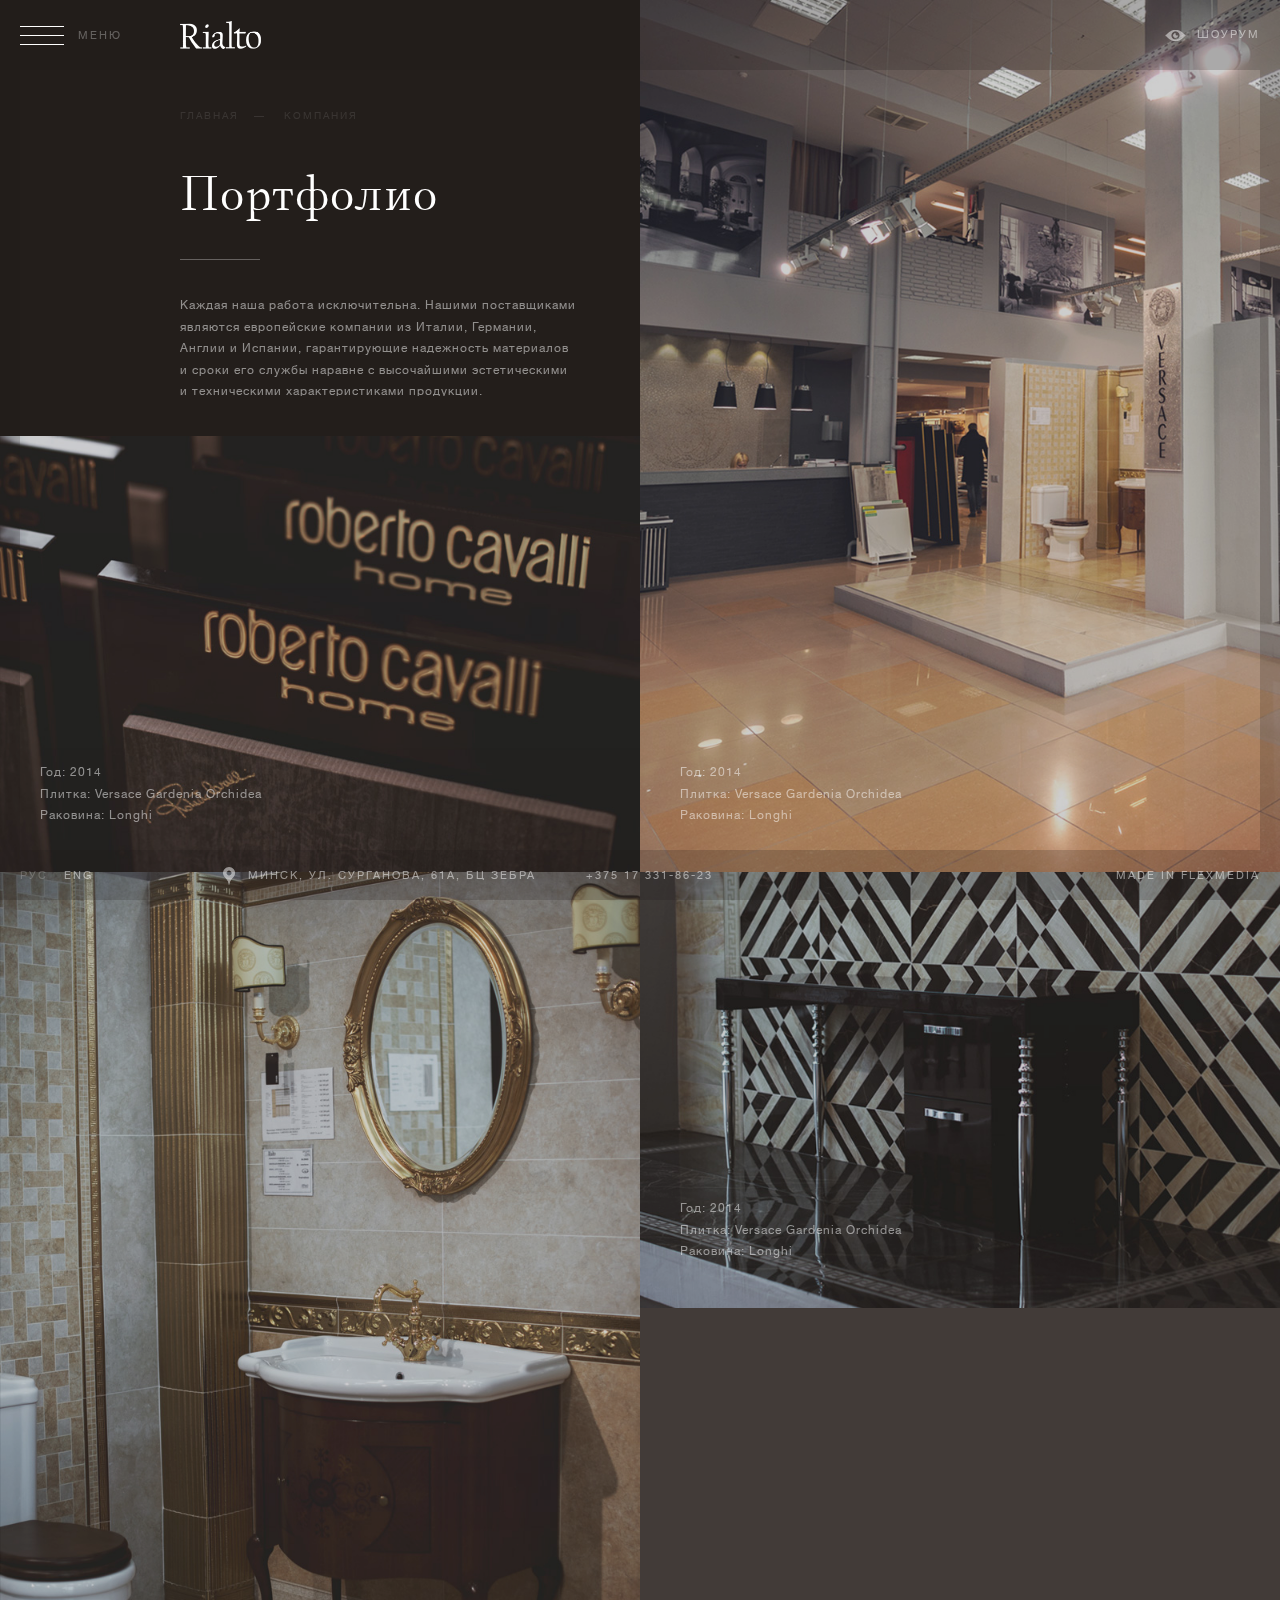
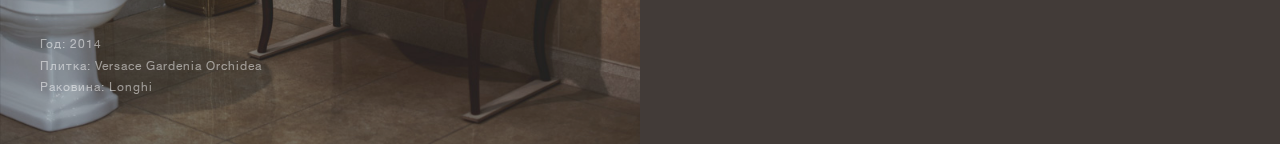
<file: 3-0portfolio.html>
<!doctype html>
<html>
<head>
	<meta charset="utf-8">
	<title>Portfolio</title>
	<meta name="viewport" content="width=1200">
	<link rel="stylesheet" media="all" href="css/screen.css">
	<script src="js/lib/jquery.js"></script>
	<script src="js/lib/jquery.easings.min.js"></script>
	<script src="js/lib/jquery.fullPage.min.js"></script>
	<script src="js/lib/modernizr.custom.js"></script>
	<script src="js/lib/masonry.pkgd.min.js"></script>
	<script src="js/lib/imagesloaded.js"></script>
	<script src="js/lib/classie.js"></script>
	<script src="js/lib/AnimOnScroll.js"></script>
	<script src="js/lib/jquery.validate.js"></script>
	<script src="js/common.js"></script>
	<!--[if IE]><script src="js/html5shiv.js"></script><![endif]-->
</head>
<body>

	<!-- BEGIN header -->
	<header class="header js-hover">
		<div class="header__top">
			<button class="header__menu js-menu-toggle" type="button">
				<i></i>
				<span>Меню</span>
			</button>
			<a href="#" class="header__logo">
				<img src="img/logo.png" alt="logo">
			</a>
			<a href="#" class="header__link">Шоурум</a>
		</div>
	</header>
	<!-- END header -->

	<!-- BEGIN menu -->
	<div class="menu js-menu">
		<div class="l-center">
			<div class="menu__col">
				<div class="menu__title"><a href="#">Компания</a></div>
				<ul class="menu__list">
					<li class="is-marked"><a href="#">акции</a></li>
					<li><a href="#">Шоурум</a></li>
					<li><a href="#">Услуги</a></li>
					<li><a href="#">Портфолио</a></li>
					<li><a href="#">Бренды</a></li>
					<li><a href="#">Вакансии</a></li>
					<li><a href="#">Новости</a></li>
				</ul>
			</div>
			<div class="menu__col">
				<div class="menu__title"><a href="#">Каталог</a></div>
				<ul class="menu__list">
					<li><a href="#">Плитка</a></li>
					<li><a href="#">Сантехника</a></li>
					<li><a href="#">Мебель</a></li>
					<li><a href="#">Паркет</a></li>
					<li><a href="#">Двери</a></li>
					<li><a href="#">Свет</a></li>
					<li><a href="#">кухни</a></li>
				</ul>
			</div>
			<div class="menu__col">
				<div class="menu__title"><a href="#">Контактная информация</a></div>
				<div class="address">
					<div class="address__title">Адрес:</div>
					<div class="address__main">г. Минск, ул. Сурганова 61А, БЦ Зебра</div>
				</div>
				<div class="address">
					<div class="address__title">Телефоны: </div>
					<div class="address__main">+375 29 331-86-23 | +375 29 617-09-73</div>
				</div>
				<div class="address">
					<div class="address__title">e-mail: </div>
					<div class="address__main">
						<a href="mailto:rialto@rialtogroup.by">rialto@rialtogroup.by</a>
					</div>
				</div>
				<a href="#" class="btn">Обратный звонок</a>
			</div>
		</div>
	</div>
	<!-- END menu -->
	
	<div class="out">
		<ul class="item-wrap has-animation" id="js-masonry-animate">
			<li class="item item_info js-masonry-item js-masonry-custom-height" data-width="800" data-height="545">
				<div class="breadcrumbs">
					<a href="#">Главная</a>
					<a href="#">Компания</a>
				</div>
				<div class="page-info">
					<div class="page-info__title">Портфолио</div>
					<p>
						Каждая наша работа исключительна. Нашими поставщиками являются европейские компании из Италии, Германии, Англии и Испании, гарантирующие надежность материалов и сроки его службы наравне    с высочайшими эстетическими и техническими характеристиками продукции. 
					</p>
				</div>
			</li>
			<li class="item js-masonry-item">
				<a href="#" class="item__in">
					<div class="item__img">
						<img src="img/item1.jpg" alt="img">
					</div>
					<div class="item__info">
						<p>Год: 2014</p>
						<p>Плитка: Versace Gardenia Orchidea</p>
						<p>Раковина: Longhi</p>
					</div>
				</a>
				
			</li>
			<li class="item js-masonry-item">
				<a href="#" class="item__in">
					<div class="item__img">
						<img src="img/item2.jpg" alt="img">
					</div>
					<div class="item__info">
						<p>Год: 2014</p>
						<p>Плитка: Versace Gardenia Orchidea</p>
						<p>Раковина: Longhi</p>
					</div>
				</a>
				
			</li>
			<li class="item js-masonry-item">
				<a href="#" class="item__in">
					<div class="item__img">
						<img src="img/item3.jpg" alt="img">
					</div>
					<div class="item__info">
						<p>Год: 2014</p>
						<p>Плитка: Versace Gardenia Orchidea</p>
						<p>Раковина: Longhi</p>
					</div>
				</a>
				
			</li>
			<li class="item js-masonry-item">
				<a href="#" class="item__in">
					<div class="item__img">
						<img src="img/item4.jpg" alt="img">
					</div>
					<div class="item__info">
						<p>Год: 2014</p>
						<p>Плитка: Versace Gardenia Orchidea</p>
						<p>Раковина: Longhi</p>
					</div>
				</a>
				
			</li>
			<li class="item js-masonry-item">
				<a href="#" class="item__in">
					<div class="item__img">
						<img src="img/item5.jpg" alt="img">
					</div>
					<div class="item__info">
						<p>Год: 2014</p>
						<p>Плитка: Versace Gardenia Orchidea</p>
						<p>Раковина: Longhi</p>
					</div>
				</a>
				
			</li>
		</ul>
	</div>

	<!-- BEGIN footer -->
	<footer class="footer js-hover">
		<div class="footer__lang">
			<a href="#" class="is-active">Рус</a>
			<a href="#">Eng</a>
		</div>
		<div class="footer__contacts">
			<a class="link-address" href="https://www.google.com/maps" target="_blank">Минск, ул. Сурганова, 61а, БЦ Зебра</a>
			<a href="tel:+375 17 331-86-23">+375 17 331-86-23</a>
		</div>
		<div class="footer__meta">
			<a href="#">Made in flexmedia</a>
		</div>
	</footer>
	<!-- END footer -->

	<i class="line-bg line-bg_left js-hover"></i>
	<i class="line-bg line-bg_right js-hover"></i>
	

	<script src="js/lib/head.js"></script>
</body>
</html>
</file>
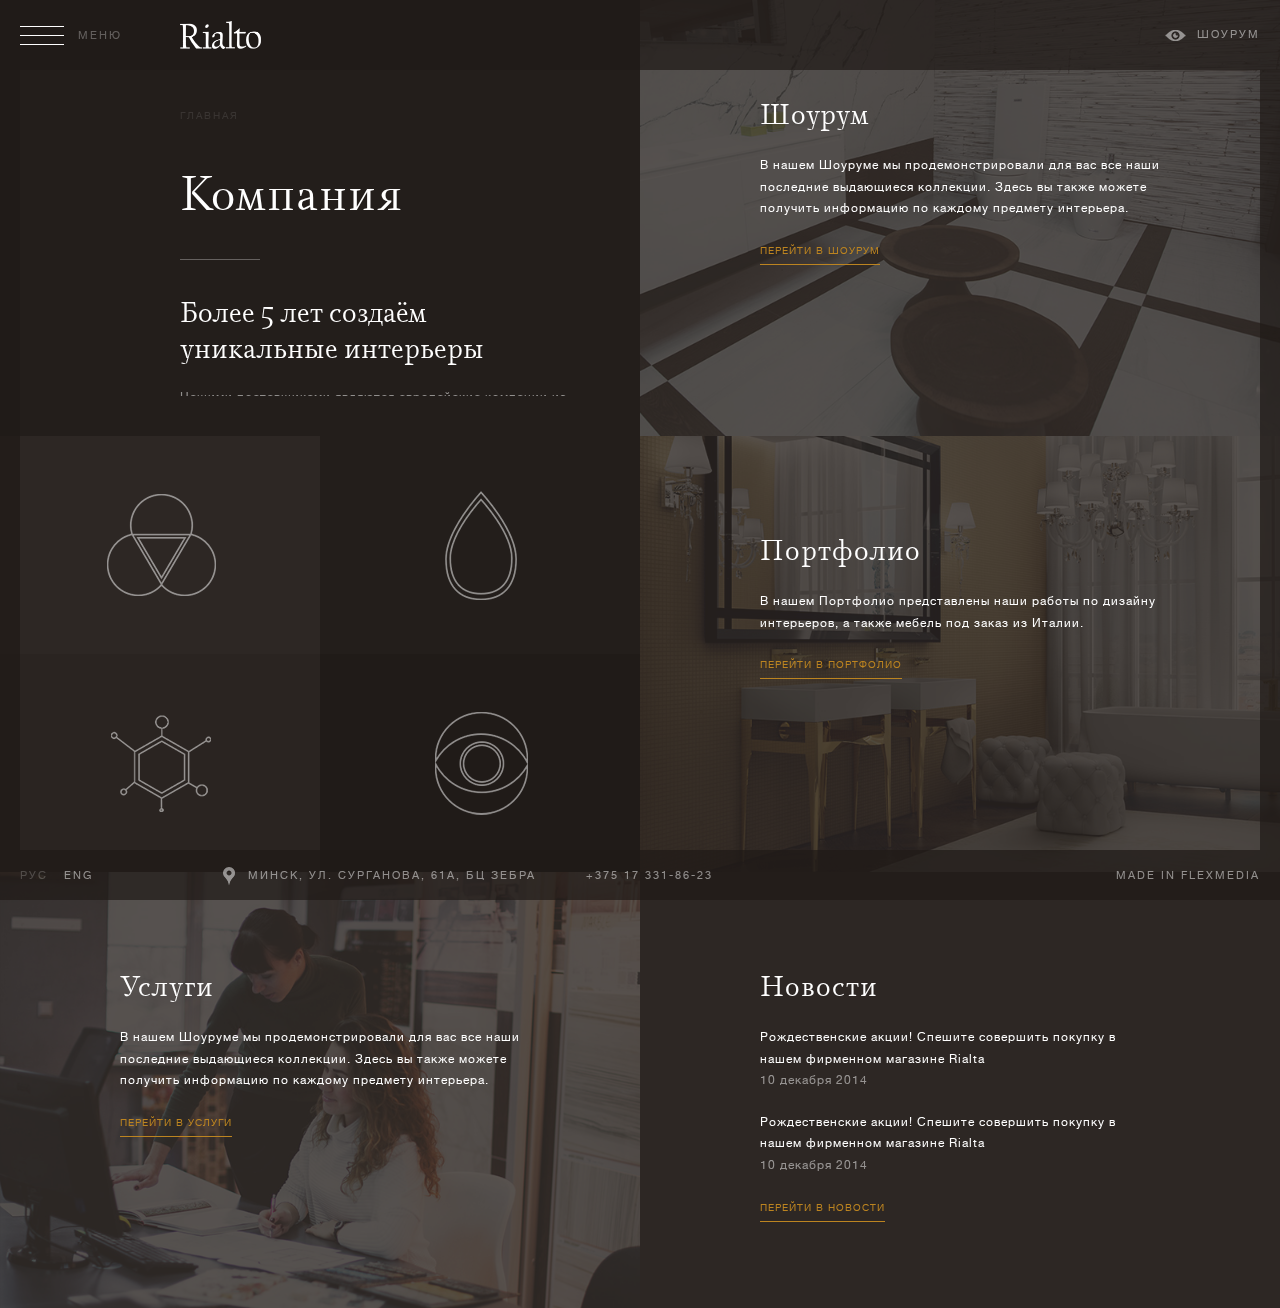
<file: 4-0about.html>
<!doctype html>
<html>
<head>
	<meta charset="utf-8">
	<title>4-0about</title>
	<meta name="viewport" content="width=1200"/>
	<link rel="stylesheet" media="all" href="css/screen.css"/>
	<script src="js/lib/jquery.js"></script>
	<script src="js/lib/jquery.easings.min.js"></script>
	<script src="js/lib/jquery.fullPage.min.js"></script>
	<script src="js/lib/modernizr.custom.js"></script>
	<script src="js/lib/masonry.pkgd.min.js"></script>
	<script src="js/lib/imagesloaded.js"></script>
	<script src="js/lib/classie.js"></script>
	<script src="js/lib/AnimOnScroll.js"></script>
	<script src="js/lib/jquery.validate.js"></script>
	<script src="js/common.js"></script>
	<!--[if IE]><script src="js/html5shiv.js"></script><![endif]-->
</head>
<body>

	<!-- BEGIN header -->
	<header class="header js-hover">
		<div class="header__top">
			<button class="header__menu js-menu-toggle" type="button">
				<i></i>
				<span>Меню</span>
			</button>
			<a href="#" class="header__logo">
				<img src="img/logo.png" alt="logo">
			</a>
			<a href="#" class="header__link">Шоурум</a>
		</div>
	</header>
	<!-- END header -->

	<!-- BEGIN menu -->
	<div class="menu js-menu">
		<div class="l-center">
			<div class="menu__col">
				<div class="menu__title"><a href="#">Компания</a></div>
				<ul class="menu__list">
					<li class="is-marked"><a href="#">акции</a></li>
					<li><a href="#">Шоурум</a></li>
					<li><a href="#">Услуги</a></li>
					<li><a href="#">Портфолио</a></li>
					<li><a href="#">Бренды</a></li>
					<li><a href="#">Вакансии</a></li>
					<li><a href="#">Новости</a></li>
				</ul>
			</div>
			<div class="menu__col">
				<div class="menu__title"><a href="#">Каталог</a></div>
				<ul class="menu__list">
					<li><a href="#">Плитка</a></li>
					<li><a href="#">Сантехника</a></li>
					<li><a href="#">Мебель</a></li>
					<li><a href="#">Паркет</a></li>
					<li><a href="#">Двери</a></li>
					<li><a href="#">Свет</a></li>
					<li><a href="#">кухни</a></li>
				</ul>
			</div>
			<div class="menu__col">
				<div class="menu__title"><a href="#">Контактная информация</a></div>
				<div class="address">
					<div class="address__title">Адрес:</div>
					<div class="address__main">г. Минск, ул. Сурганова 61А, БЦ Зебра</div>
				</div>
				<div class="address">
					<div class="address__title">Телефоны: </div>
					<div class="address__main">+375 29 331-86-23 | +375 29 617-09-73</div>
				</div>
				<div class="address">
					<div class="address__title">e-mail: </div>
					<div class="address__main">
						<a href="mailto:rialto@rialtogroup.by">rialto@rialtogroup.by</a>
					</div>
				</div>
				<a href="#" class="btn">Обратный звонок</a>
			</div>
		</div>
	</div>
	<!-- END menu -->
	
	<div class="out">
		<ul class="item-wrap has-animation" id="js-masonry-animate">
			<li class="item item_info  js-masonry-item js-masonry-custom-height" data-width="800" data-height="545">
				<div class="breadcrumbs">
					<a href="#">Главная</a>
				</div>
				<div class="page-info">
					<div class="page-info__title">Компания</div>
					<div class="page-info__sub">Более 5 лет создаём уникальные интерьеры</div>
					<p>Нашими поставщиками являются европейские компании из Италии, Германии, Англии и Испании, гарантирующие надежность материалов и сроки его службы наравне с высочайшими эстетическими и техническими характеристиками продукции. 
					</p>
				</div>
			</li>
			<li class="item item_box js-masonry-item js-masonry-custom-height" data-width="800" data-height="545">
				<a class="item__in" href="#">
					<div class="item__box">
						<div class="item__scroll">
							<div class="item__title">Шоурум</div>
							<div class="item__descr">В нашем Шоуруме мы продемонстрировали для вас все наши последние выдающиеся коллекции. Здесь вы также можете получить информацию по каждому предмету интерьера.</div>
							<span class="item__link">Перейти в шоурум</span>
						</div>
					</div>
					<div class="item__img">
						<img src="img/item10.jpg" alt="img">
					</div>
				</a>
			</li>
			<li class="item item_box js-masonry-item js-masonry-custom-height" data-width="800" data-height="545">
				<a class="box" href="#">
					<div class="box__img">
						<img src="img/icon1.png" alt="img">
					</div>
					<div class="box__text"><span>Мы отличаемся от других компаний своим изысканным европейским сервисом</span></div>
				</a>
				<a class="box" href="#">
					<div class="box__img">
						<img src="img/icon2.png" alt="img">
					</div>
					<div class="box__text"><span>Мы отличаемся от других компаний своим изысканным европейским сервисом</span></div>
				</a>
				<a class="box" href="#">
					<div class="box__img">
						<img src="img/icon3.png" alt="img">
					</div>
					<div class="box__text"><span>Мы отличаемся от других компаний своим изысканным европейским сервисом</span></div>
				</a>
				<a class="box" href="#">
					<div class="box__img">
						<img src="img/icon4.png" alt="img">
					</div>
					<div class="box__text"><span>Мы отличаемся от других компаний своим изысканным европейским сервисом</span></div>
				</a>
			</li>
			<li class="item item_box js-masonry-item js-masonry-custom-height" data-width="800" data-height="545">
				<a class="item__in" href="#">
					<div class="item__box">
						<div class="item__scroll">
							<div class="item__title">Портфолио</div>
							<div class="item__descr">В нашем Портфолио представлены наши работы по дизайну интерьеров, а также мебель под заказ из Италии.</div>
							<span class="item__link">Перейти в портфолио</span>
						</div>
					</div>
					<div class="item__img">
						<img src="img/item8.jpg" alt="img">
					</div>
				</a>
			</li>
			<li class="item item_box js-masonry-item js-masonry-custom-height" data-width="800" data-height="545">
				<a class="item__in" href="#">
					<div class="item__box">
						<div class="item__scroll">
							<div class="item__title">Услуги</div>
							<div class="item__descr">
								<p>В нашем Шоуруме мы продемонстрировали для вас все наши последние выдающиеся коллекции. Здесь вы также можете получить информацию по каждому предмету интерьера.</p>
							</div>
							<span class="item__link">Перейти в услуги</span>
						</div>
					</div>
					<div class="item__img">
						<img src="img/item11.jpg" alt="img">
					</div>
				</a>
			</li>
			<li class="item item_box js-masonry-item js-masonry-custom-height" data-width="800" data-height="545">
				<div class="item__in">
					<div class="item__box">
						<div class="item__scroll">
							<div class="item__title">Новости</div>
							<a class="item__descr" href="#">
								<p>Рождественские акции! Спешите совершить покупку в нашем фирменном магазине Rialta</p>
								<div class="date">10 декабря 2014 </div>
							</a>
							<a class="item__descr" href="#">
								<p>Рождественские акции! Спешите совершить покупку в нашем фирменном магазине Rialta</p>
								<div class="date">10 декабря 2014 </div>
							</a>
							<a class="item__link" href="#">Перейти в новости</a>
						</div>
					</div>
				</div>
			</li>
		</ul>
	</div>

	<!-- BEGIN footer -->
	<footer class="footer js-hover">
		<div class="footer__lang">
			<a href="#" class="is-active">Рус</a>
			<a href="#">Eng</a>
		</div>
		<div class="footer__contacts">
			<a class="link-address" href="https://www.google.com/maps" target="_blank">Минск, ул. Сурганова, 61а, БЦ Зебра</a>
			<a href="tel:+375 17 331-86-23">+375 17 331-86-23</a>
		</div>
		<div class="footer__meta">
			<a href="#">Made in flexmedia</a>
		</div>
	</footer>
	<!-- END footer -->

	<i class="line-bg line-bg_left js-hover"></i>
	<i class="line-bg line-bg_right js-hover"></i>
	

	<script src="js/lib/head.js"></script>
</body>
</html>
</file>
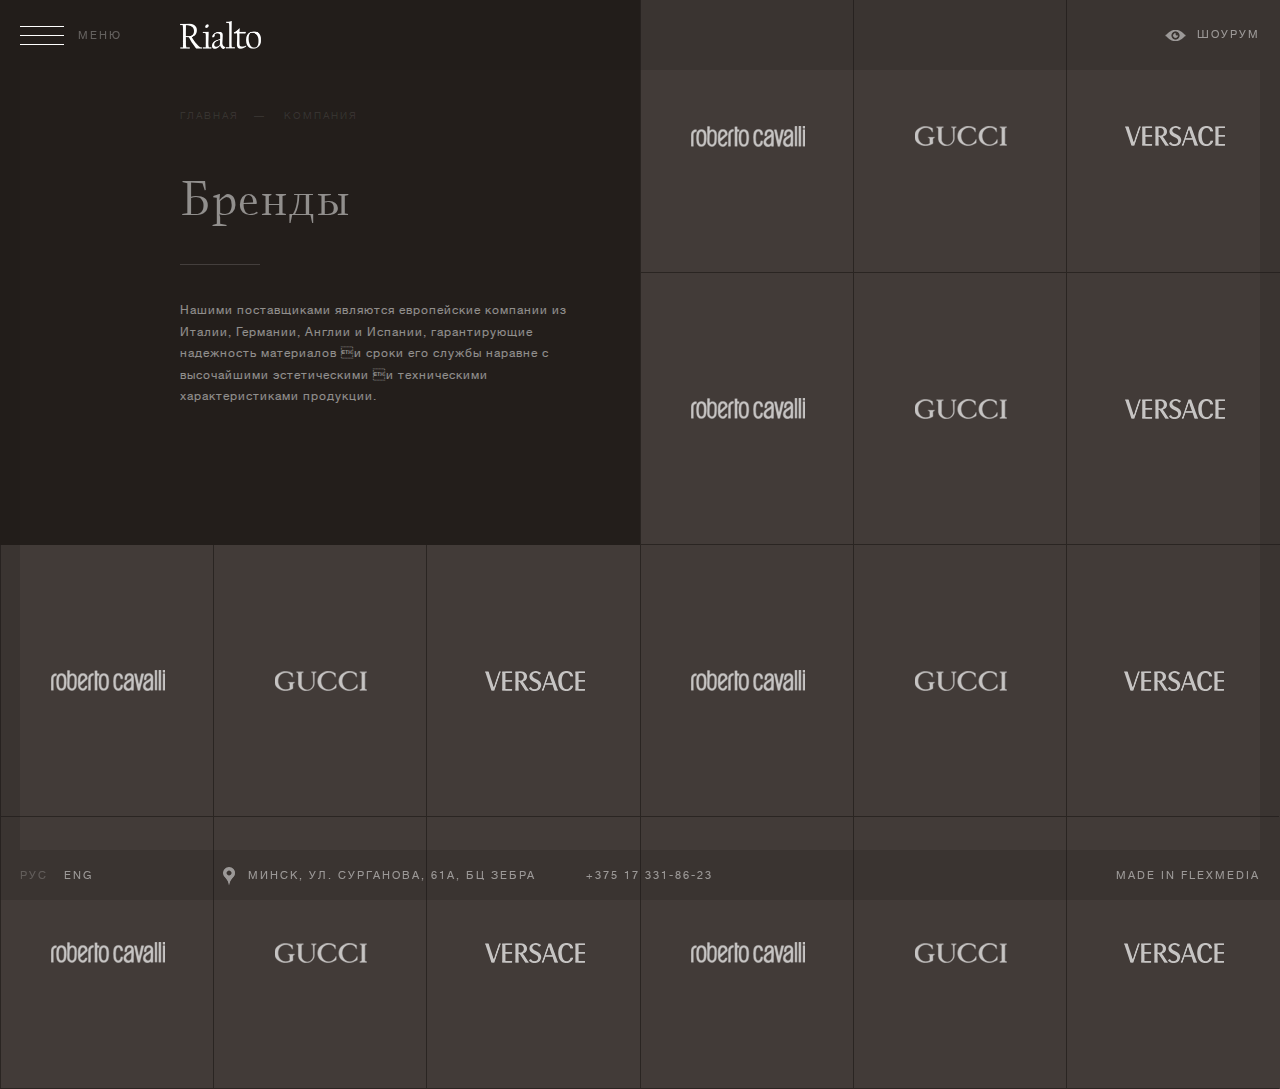
<file: 6-0brands.html>
<!doctype html>
<html>
<head>
	<meta charset="utf-8">
	<title>6-0brands</title>
	<meta name="viewport" content="width=1200">
	<link rel="stylesheet" media="all" href="css/screen.css">
	<script src="js/lib/jquery.js"></script>
	<script src="js/lib/jquery.easings.min.js"></script>
	<script src="js/lib/jquery.fullPage.min.js"></script>
	<script src="js/lib/modernizr.custom.js"></script>
	<script src="js/lib/masonry.pkgd.min.js"></script>
	<script src="js/lib/imagesloaded.js"></script>
	<script src="js/lib/classie.js"></script>
	<script src="js/lib/AnimOnScroll.js"></script>
	<script src="js/lib/jquery.validate.js"></script>
	<script src="js/common.js"></script>
	<!--[if IE]><script src="js/html5shiv.js"></script><![endif]-->
</head>
<body>

	<!-- BEGIN header -->
	<header class="header js-hover">
		<div class="header__top">
			<button class="header__menu js-menu-toggle" type="button">
				<i></i>
				<span>Меню</span>
			</button>
			<a href="#" class="header__logo">
				<img src="img/logo.png" alt="logo">
			</a>
			<a href="#" class="header__link">Шоурум</a>
		</div>
	</header>
	<!-- END header -->

	<!-- BEGIN menu -->
	<div class="menu js-menu">
		<div class="l-center">
			<div class="menu__col">
				<div class="menu__title"><a href="#">Компания</a></div>
				<ul class="menu__list">
					<li class="is-marked"><a href="#">акции</a></li>
					<li><a href="#">Шоурум</a></li>
					<li><a href="#">Услуги</a></li>
					<li><a href="#">Портфолио</a></li>
					<li><a href="#">Бренды</a></li>
					<li><a href="#">Вакансии</a></li>
					<li><a href="#">Новости</a></li>
				</ul>
			</div>
			<div class="menu__col">
				<div class="menu__title"><a href="#">Каталог</a></div>
				<ul class="menu__list">
					<li><a href="#">Плитка</a></li>
					<li><a href="#">Сантехника</a></li>
					<li><a href="#">Мебель</a></li>
					<li><a href="#">Паркет</a></li>
					<li><a href="#">Двери</a></li>
					<li><a href="#">Свет</a></li>
					<li><a href="#">кухни</a></li>
				</ul>
			</div>
			<div class="menu__col">
				<div class="menu__title"><a href="#">Контактная информация</a></div>
				<div class="address">
					<div class="address__title">Адрес:</div>
					<div class="address__main">г. Минск, ул. Сурганова 61А, БЦ Зебра</div>
				</div>
				<div class="address">
					<div class="address__title">Телефоны: </div>
					<div class="address__main">+375 29 331-86-23 | +375 29 617-09-73</div>
				</div>
				<div class="address">
					<div class="address__title">e-mail: </div>
					<div class="address__main">
						<a href="mailto:rialto@rialtogroup.by">rialto@rialtogroup.by</a>
					</div>
				</div>
				<a href="#" class="btn">Обратный звонок</a>
			</div>
		</div>
	</div>
	<!-- END menu -->
	
	<div class="out">
		<ul class="item-wrap">
			<li class="item item_info is-floating">
				<div class="breadcrumbs">
					<a href="#">Главная</a>
					<a href="#">Компания</a>
				</div>
				<div class="page-info">
					<div class="article">
					<div class="page-info__title">Бренды</div>
					<p>
						Нашими поставщиками являются европейские компании из Италии, Германии, Англии и Испании, гарантирующие надежность материалов и сроки его службы наравне с высочайшими эстетическими и техническими характеристиками продукции. 
					</p>
				</div>
			</li>
			<li class="brand">
				<a href="#" class="brand__in js-brand" data-brand="js-brand-1">
					<img src="img/logo1.png" alt="img">
				</a>
			</li>
			<li class="brand">
				<a href="#" class="brand__in js-brand" data-brand="js-brand-1">
					<img src="img/logo2.png" alt="img">
				</a>
			</li>
			<li class="brand">
				<a href="#" class="brand__in js-brand" data-brand="js-brand-1">
					<img src="img/logo3.png" alt="img">
				</a>
			</li>
			<li class="brand">
				<a href="#" class="brand__in js-brand" data-brand="js-brand-1">
					<img src="img/logo1.png" alt="img">
				</a>
			</li>
			<li class="brand">
				<a href="#" class="brand__in js-brand" data-brand="js-brand-1">
					<img src="img/logo2.png" alt="img">
				</a>
			</li>
			<li class="brand">
				<a href="#" class="brand__in js-brand" data-brand="js-brand-1">
					<img src="img/logo3.png" alt="img">
				</a>
			</li>
			<li class="brand">
				<a href="#" class="brand__in js-brand" data-brand="js-brand-1">
					<img src="img/logo1.png" alt="img">
				</a>
			</li>
			<li class="brand">
				<a href="#" class="brand__in js-brand" data-brand="js-brand-1">
					<img src="img/logo2.png" alt="img">
				</a>
			</li>
			<li class="brand">
				<a href="#" class="brand__in js-brand" data-brand="js-brand-1">
					<img src="img/logo3.png" alt="img">
				</a>
			</li>
			<li class="brand">
				<a href="#" class="brand__in js-brand" data-brand="js-brand-1">
					<img src="img/logo1.png" alt="img">
				</a>
			</li>
			<li class="brand">
				<a href="#" class="brand__in js-brand" data-brand="js-brand-1">
					<img src="img/logo2.png" alt="img">
				</a>
			</li>
			<li class="brand">
				<a href="#" class="brand__in js-brand" data-brand="js-brand-1">
					<img src="img/logo3.png" alt="img">
				</a>
			</li>
			<li class="brand">
				<a href="#" class="brand__in js-brand" data-brand="js-brand-1">
					<img src="img/logo1.png" alt="img">
				</a>
			</li>
			<li class="brand">
				<a href="#" class="brand__in js-brand" data-brand="js-brand-1">
					<img src="img/logo2.png" alt="img">
				</a>
			</li>
			<li class="brand">
				<a href="#" class="brand__in js-brand" data-brand="js-brand-1">
					<img src="img/logo3.png" alt="img">
				</a>
			</li>
			<li class="brand">
				<a href="#" class="brand__in js-brand" data-brand="js-brand-1">
					<img src="img/logo1.png" alt="img">
				</a>
			</li>
			<li class="brand">
				<a href="#" class="brand__in js-brand" data-brand="js-brand-1">
					<img src="img/logo2.png" alt="img">
				</a>
			</li>
			<li class="brand">
				<a href="#" class="brand__in js-brand" data-brand="js-brand-1">
					<img src="img/logo3.png" alt="img">
				</a>
			</li>
		</ul>
		<div class="window js-window js-brand-1">
			<div class="window__in">
				<div class="window__scroll">
					<img src="img/logo3.png" alt="img">
					<p>Итальянская компания, производитель модной одежды и других предметов роскоши. Компания была образована в 1978 году модельером Джанни Версаче, после смерти основателя в 1997 году компанию возглавила его сестра Донателла. Эмблемой компании служит медуза Ронданини.</p>
				</div>
			</div>
			<button type="button" class="window__close js-window-close"></button>
			<div class="window__img" style="background-image: url(img/item8.jpg);"></div>
		</div>
	</div>

	
	<!-- BEGIN footer -->
	<footer class="footer js-hover">
		<div class="footer__lang">
			<a href="#" class="is-active">Рус</a>
			<a href="#">Eng</a>
		</div>
		<div class="footer__contacts">
			<a class="link-address" href="https://www.google.com/maps" target="_blank">Минск, ул. Сурганова, 61а, БЦ Зебра</a>
			<a href="tel:+375 17 331-86-23">+375 17 331-86-23</a>
		</div>
		<div class="footer__meta">
			<a href="#">Made in flexmedia</a>
		</div>
	</footer>
	<!-- END footer -->

	<i class="line-bg line-bg_left js-hover"></i>
	<i class="line-bg line-bg_right js-hover"></i>
	
	<div class="popup js-popup" data-popup="js-popup-order">
		<div class="popup__in">
			<div class="popup__title">Заказать </div>
			<form class="js-validate">
				<div class="field">
					<input class="input" type="text" placeholder="Имя" required>
				</div>
				<div class="field">
					<input class="input" type="tel" placeholder="телефон" required>
				</div>
				<div class="field">
					<textarea class="input input input_textarea" placeholder="Мой заказ"></textarea>
				</div>
				<button class="btn btn_white btn_width" type="submit">отправить</button>
			</form>
			<button type="button" class="popup__close js-popup-close"></button>
		</div>
	</div>

	<script src="js/lib/head.js"></script>
</body>
</html>
</file>
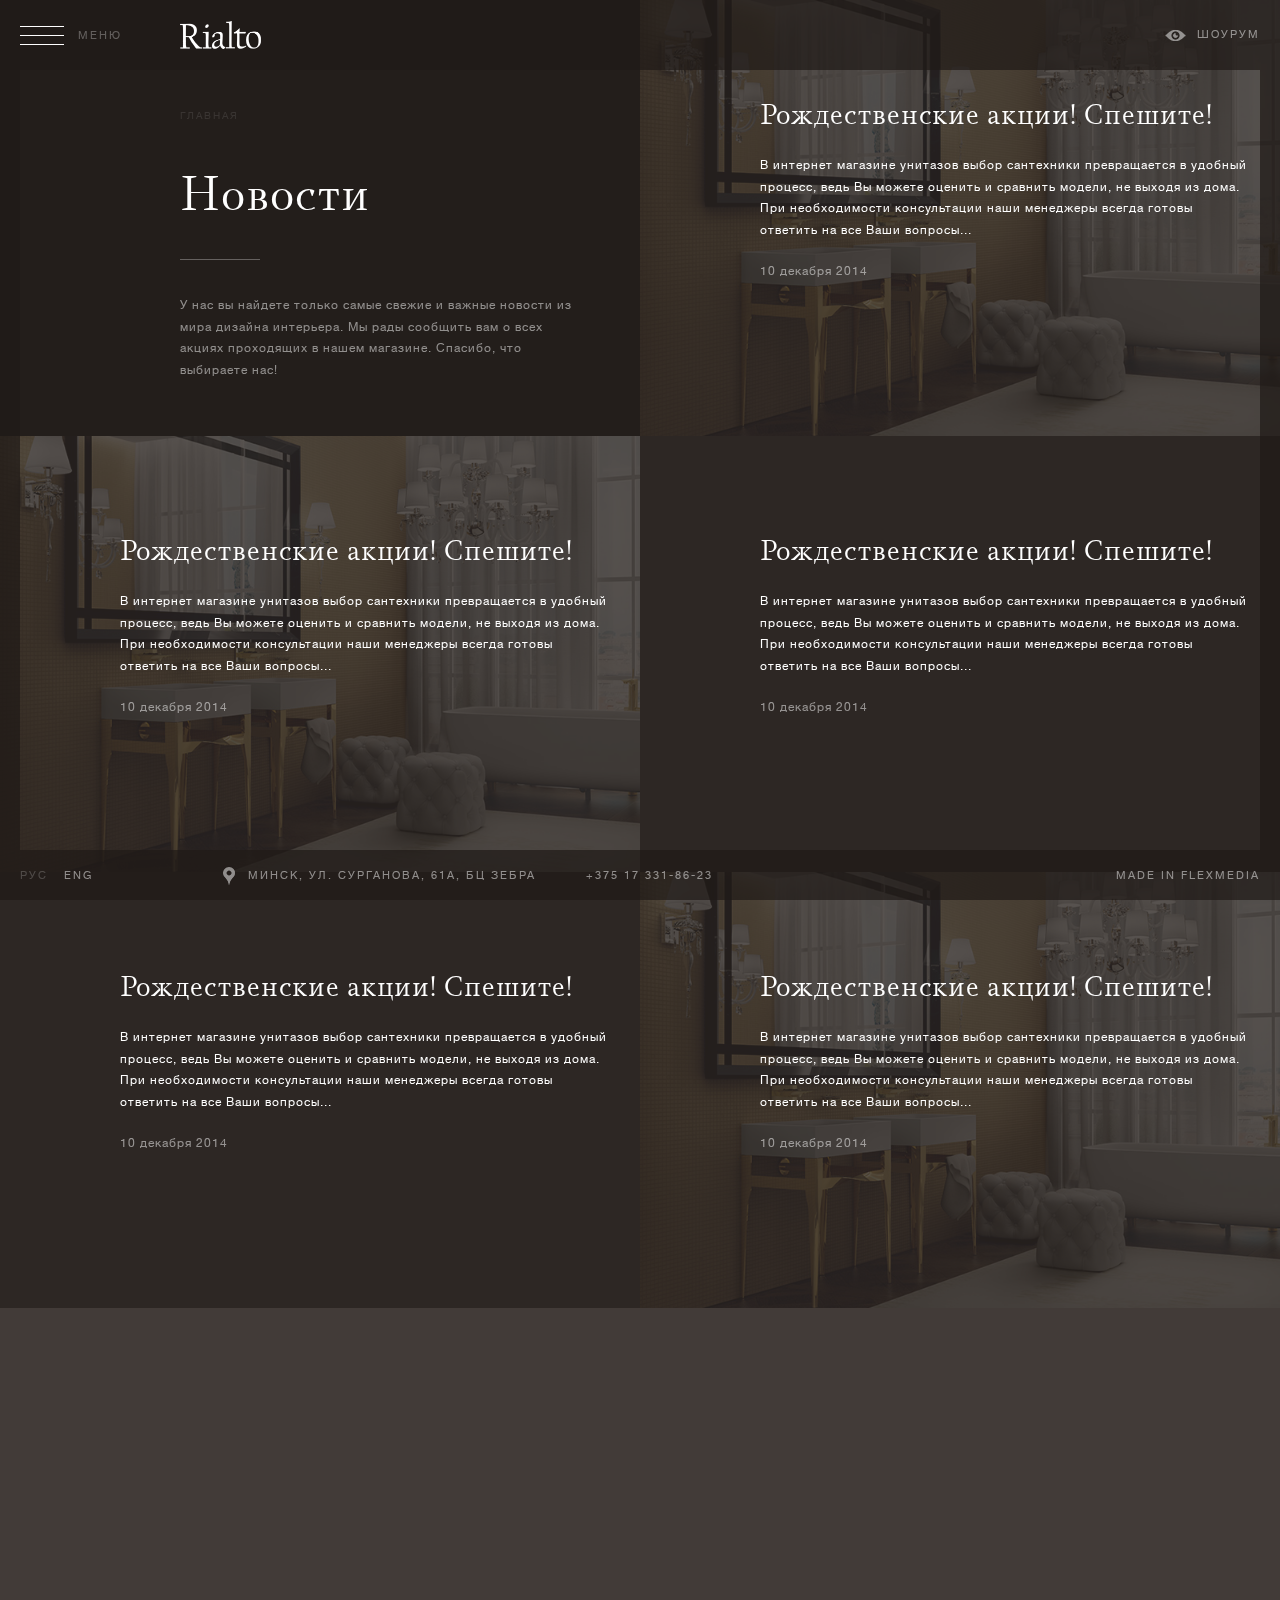
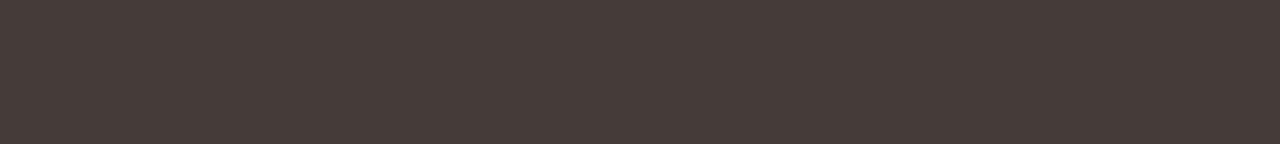
<file: 7-0news.html>
<!doctype html>
<html>
<head>
	<meta charset="utf-8">
	<title>7-0news</title>
	<meta name="viewport" content="width=1200">
	<link rel="stylesheet" media="all" href="css/screen.css">
	<script src="js/lib/jquery.js"></script>
	<script src="js/lib/jquery.easings.min.js"></script>
	<script src="js/lib/jquery.fullPage.min.js"></script>
	<script src="js/lib/modernizr.custom.js"></script>
	<script src="js/lib/masonry.pkgd.min.js"></script>
	<script src="js/lib/imagesloaded.js"></script>
	<script src="js/lib/classie.js"></script>
	<script src="js/lib/AnimOnScroll.js"></script>
	<script src="js/lib/jquery.validate.js"></script>
	<script src="js/common.js"></script>
	<!--[if IE]><script src="js/html5shiv.js"></script><![endif]-->
</head>
<body>

	<!-- BEGIN header -->
	<header class="header js-hover">
		<div class="header__top">
			<button class="header__menu js-menu-toggle" type="button">
				<i></i>
				<span>Меню</span>
			</button>
			<a href="#" class="header__logo">
				<img src="img/logo.png" alt="logo">
			</a>
			<a href="#" class="header__link">Шоурум</a>
		</div>
	</header>
	<!-- END header -->

	<!-- BEGIN menu -->
	<div class="menu js-menu">
		<div class="l-center">
			<div class="menu__col">
				<div class="menu__title"><a href="#">Компания</a></div>
				<ul class="menu__list">
					<li class="is-marked"><a href="#">акции</a></li>
					<li><a href="#">Шоурум</a></li>
					<li><a href="#">Услуги</a></li>
					<li><a href="#">Портфолио</a></li>
					<li><a href="#">Бренды</a></li>
					<li><a href="#">Вакансии</a></li>
					<li><a href="#">Новости</a></li>
				</ul>
			</div>
			<div class="menu__col">
				<div class="menu__title"><a href="#">Каталог</a></div>
				<ul class="menu__list">
					<li><a href="#">Плитка</a></li>
					<li><a href="#">Сантехника</a></li>
					<li><a href="#">Мебель</a></li>
					<li><a href="#">Паркет</a></li>
					<li><a href="#">Двери</a></li>
					<li><a href="#">Свет</a></li>
					<li><a href="#">кухни</a></li>
				</ul>
			</div>
			<div class="menu__col">
				<div class="menu__title"><a href="#">Контактная информация</a></div>
				<div class="address">
					<div class="address__title">Адрес:</div>
					<div class="address__main">г. Минск, ул. Сурганова 61А, БЦ Зебра</div>
				</div>
				<div class="address">
					<div class="address__title">Телефоны: </div>
					<div class="address__main">+375 29 331-86-23 | +375 29 617-09-73</div>
				</div>
				<div class="address">
					<div class="address__title">e-mail: </div>
					<div class="address__main">
						<a href="mailto:rialto@rialtogroup.by">rialto@rialtogroup.by</a>
					</div>
				</div>
				<a href="#" class="btn">Обратный звонок</a>
			</div>
		</div>
	</div>
	<!-- END menu -->
	
	<div class="out">
		<ul class="item-wrap has-animation" id="js-masonry-animate">
			<li class="item item_info  js-masonry-item js-masonry-custom-height" data-width="800" data-height="545">
				<div class="breadcrumbs">
					<a href="#">Главная</a>
				</div>
				<div class="page-info">
					<div class="page-info__title">Новости</div>
					<p>У нас вы найдете только самые свежие и важные новости из мира дизайна интерьера. Мы рады сообщить вам о всех акциях проходящих в нашем магазине. Спасибо, что выбираете нас!
					</p>
					<div class="meta-nav">
						<a href="#" class="is-active">Все</a>
						<a href="#">2013</a>
						<a href="#">2014</a>
						<a href="#">2015</a>
					</div>
				</div>
			</li>
			<li class="item item_box js-masonry-item js-masonry-custom-height" data-width="800" data-height="545">
				<a class="item__in" href="#">
					<div class="item__box">
						<div class="item__title">Рождественские акции! Спешите!</div>
						<div class="item__descr">В интернет магазине унитазов выбор сантехники превращается в удобный процесс, ведь Вы можете оценить и сравнить модели, не выходя из дома. При необходимости консультации наши менеджеры всегда готовы ответить на все Ваши вопросы...
						</div>
						<div class="date">10 декабря 2014 </div>
					</div>
					<div class="item__img">
						<img src="img/item8.jpg" alt="img">
					</div>
				</a>
			</li>
			<li class="item item_box js-masonry-item js-masonry-custom-height" data-width="800" data-height="545">
				<a class="item__in" href="#">
					<div class="item__box">
						<div class="item__title">Рождественские акции! Спешите!</div>
						<div class="item__descr">В интернет магазине унитазов выбор сантехники превращается в удобный процесс, ведь Вы можете оценить и сравнить модели, не выходя из дома. При необходимости консультации наши менеджеры всегда готовы ответить на все Ваши вопросы...
						</div>
						<div class="date">10 декабря 2014 </div>
					</div>
					<div class="item__img">
						<img src="img/item8.jpg" alt="img">
					</div>
				</a>
			</li>
			<li class="item item_box js-masonry-item js-masonry-custom-height" data-width="800" data-height="545">
				<a class="item__in" href="#">
					<div class="item__box">
						<div class="item__title">Рождественские акции! Спешите!</div>
						<div class="item__descr">В интернет магазине унитазов выбор сантехники превращается в удобный процесс, ведь Вы можете оценить и сравнить модели, не выходя из дома. При необходимости консультации наши менеджеры всегда готовы ответить на все Ваши вопросы...
						</div>
						<div class="date">10 декабря 2014 </div>
					</div>
				</a>
			</li>
			<li class="item item_box js-masonry-item js-masonry-custom-height" data-width="800" data-height="545">
				<a class="item__in" href="#">
					<div class="item__box">
						<div class="item__title">Рождественские акции! Спешите!</div>
						<div class="item__descr">В интернет магазине унитазов выбор сантехники превращается в удобный процесс, ведь Вы можете оценить и сравнить модели, не выходя из дома. При необходимости консультации наши менеджеры всегда готовы ответить на все Ваши вопросы...
						</div>
						<div class="date">10 декабря 2014 </div>
					</div>
				</a>
			</li>
			<li class="item item_box js-masonry-item js-masonry-custom-height" data-width="800" data-height="545">
				<a class="item__in" href="#">
					<div class="item__box">
						<div class="item__title">Рождественские акции! Спешите!</div>
						<div class="item__descr">В интернет магазине унитазов выбор сантехники превращается в удобный процесс, ведь Вы можете оценить и сравнить модели, не выходя из дома. При необходимости консультации наши менеджеры всегда готовы ответить на все Ваши вопросы...
						</div>
						<div class="date">10 декабря 2014 </div>
					</div>
					<div class="item__img">
						<img src="img/item8.jpg" alt="img">
					</div>
				</a>
			</li>
			<li class="item item_box js-masonry-item js-masonry-custom-height" data-width="800" data-height="545">
				<a class="item__in" href="#">
					<div class="item__box">
						<div class="item__title">Рождественские акции! Спешите!</div>
						<div class="item__descr">В интернет магазине унитазов выбор сантехники превращается в удобный процесс, ведь Вы можете оценить и сравнить модели, не выходя из дома. При необходимости консультации наши менеджеры всегда готовы ответить на все Ваши вопросы...
						</div>
						<div class="date">10 декабря 2014 </div>
					</div>
					<div class="item__img">
						<img src="img/item8.jpg" alt="img">
					</div>
				</a>
			</li>
			<li class="item item_box js-masonry-item js-masonry-custom-height" data-width="800" data-height="545">
				<a class="item__in" href="#">
					<div class="item__box">
						<div class="item__title">Рождественские акции! Спешите!</div>
						<div class="item__descr">В интернет магазине унитазов выбор сантехники превращается в удобный процесс, ведь Вы можете оценить и сравнить модели, не выходя из дома. При необходимости консультации наши менеджеры всегда готовы ответить на все Ваши вопросы...
						</div>
						<div class="date">10 декабря 2014 </div>
					</div>
				</a>
			</li>
		</ul>
	</div>

	<!-- BEGIN footer -->
	<footer class="footer js-hover">
		<div class="footer__lang">
			<a href="#" class="is-active">Рус</a>
			<a href="#">Eng</a>
		</div>
		<div class="footer__contacts">
			<a class="link-address" href="https://www.google.com/maps" target="_blank">Минск, ул. Сурганова, 61а, БЦ Зебра</a>
			<a href="tel:+375 17 331-86-23">+375 17 331-86-23</a>
		</div>
		<div class="footer__meta">
			<a href="#">Made in flexmedia</a>
		</div>
	</footer>
	<!-- END footer -->

	<i class="line-bg line-bg_left js-hover"></i>
	<i class="line-bg line-bg_right js-hover"></i>
	

	<script src="js/lib/head.js"></script>
</body>
</html>
</file>
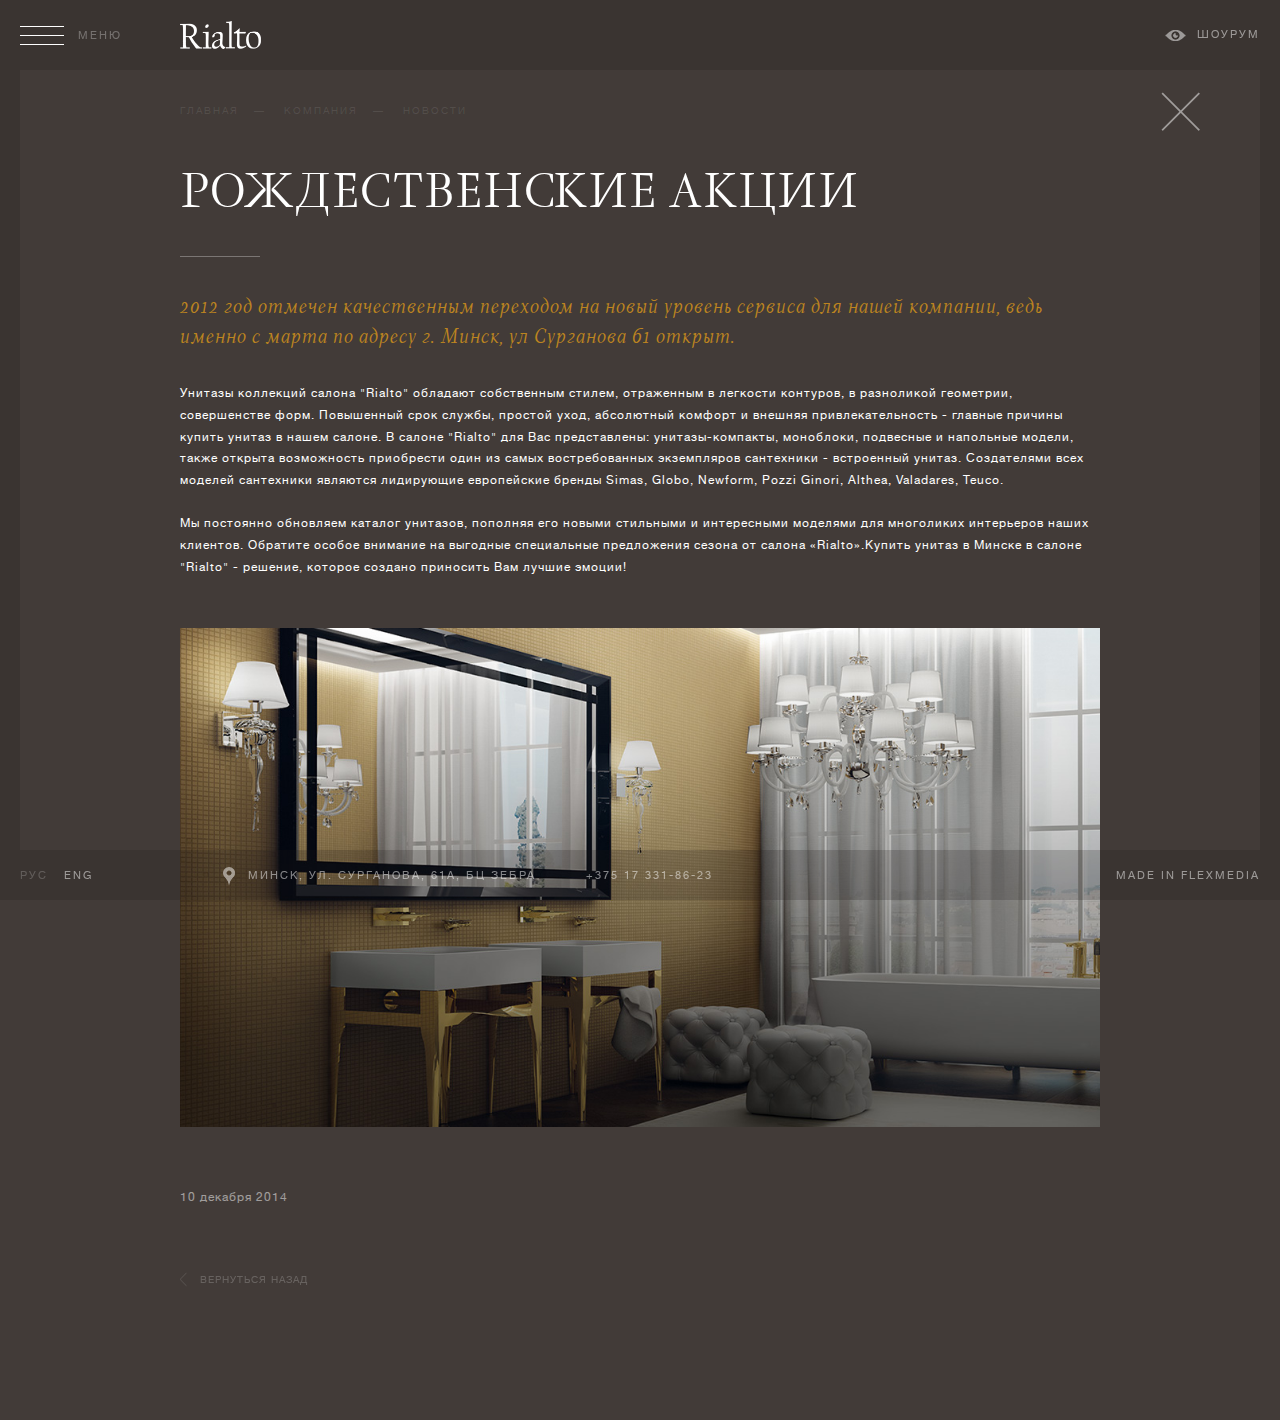
<file: 7-1news — inner.html>
<!doctype html>
<html>
<head>
	<meta charset="utf-8">
	<title>Template</title>
	<meta name="viewport" content="width=1200">
	<link rel="stylesheet" media="all" href="css/screen.css">
	<script src="js/lib/jquery.js"></script>
	<script src="js/lib/jquery.easings.min.js"></script>
	<script src="js/lib/jquery.fullPage.min.js"></script>
	<script src="js/common.js"></script>
	<!--[if IE]><script src="js/html5shiv.js"></script><![endif]-->
</head>
<body>

	<!-- BEGIN header -->
	<header class="header js-hover">
		<div class="header__top">
			<button class="header__menu js-menu-toggle" type="button">
				<i></i>
				<span>Меню</span>
			</button>
			<a href="#" class="header__logo">
				<img src="img/logo.png" alt="logo">
			</a>
			<a href="#" class="header__link">Шоурум</a>
		</div>
	</header>
	<!-- END header -->

	<!-- BEGIN menu -->
	<div class="menu js-menu">
		<div class="l-center">
			<div class="menu__col">
				<div class="menu__title"><a href="#">Компания</a></div>
				<ul class="menu__list">
					<li class="is-marked"><a href="#">акции</a></li>
					<li><a href="#">Шоурум</a></li>
					<li><a href="#">Услуги</a></li>
					<li><a href="#">Портфолио</a></li>
					<li><a href="#">Бренды</a></li>
					<li><a href="#">Вакансии</a></li>
					<li><a href="#">Новости</a></li>
				</ul>
			</div>
			<div class="menu__col">
				<div class="menu__title"><a href="#">Каталог</a></div>
				<ul class="menu__list">
					<li><a href="#">Плитка</a></li>
					<li><a href="#">Сантехника</a></li>
					<li><a href="#">Мебель</a></li>
					<li><a href="#">Паркет</a></li>
					<li><a href="#">Двери</a></li>
					<li><a href="#">Свет</a></li>
					<li><a href="#">кухни</a></li>
				</ul>
			</div>
			<div class="menu__col">
				<div class="menu__title"><a href="#">Контактная информация</a></div>
				<div class="address">
					<div class="address__title">Адрес:</div>
					<div class="address__main">г. Минск, ул. Сурганова 61А, БЦ Зебра</div>
				</div>
				<div class="address">
					<div class="address__title">Телефоны: </div>
					<div class="address__main">+375 29 331-86-23 | +375 29 617-09-73</div>
				</div>
				<div class="address">
					<div class="address__title">e-mail: </div>
					<div class="address__main">
						<a href="mailto:rialto@rialtogroup.by">rialto@rialtogroup.by</a>
					</div>
				</div>
				<a href="#" class="btn">Обратный звонок</a>
			</div>
		</div>
	</div>
	<!-- END menu -->

	<!-- BEGIN main -->
	<div class="main">
		<div class="breadcrumbs">
			<a href="#">Главная</a>
			<a href="#">Компания</a>
			<a href="#">новости</a>

		</div>
		<article class="article">
			<h1>Рождественские акции</h1>
			<blockquote>2012 год отмечен качественным переходом на новый уровень сервиса для нашей компании, ведь именно с марта по адресу г. Минск, ул Сурганова 61 открыт. </blockquote>
			<p>Унитазы коллекций салона "Rialto" обладают собственным стилем, отраженным в легкости контуров, в разноликой геометрии, совершенстве форм. Повышенный срок службы, простой уход, абсолютный комфорт и внешняя привлекательность - главные причины купить унитаз в нашем салоне. В салоне "Rialto" для Вас представлены: унитазы-компакты, моноблоки, подвесные и напольные модели, также открыта возможность приобрести один из самых востребованных экземпляров сантехники - встроенный унитаз. Создателями всех моделей сантехники являются лидирующие европейские бренды Simas, Globo, Newform, Pozzi Ginori, Althea, Valadares, Teuco.</p>
			<p>Мы постоянно обновляем каталог унитазов, пополняя его новыми стильными и интересными моделями для многоликих интерьеров наших клиентов. Обратите особое внимание на выгодные специальные предложения сезона от салона «Rialto».Купить унитаз в Минске в салоне "Rialto" - решение, которое создано приносить Вам лучшие эмоции!</p>
			<img src="img/article-img.jpg" alt="img">
			<div class="date">10 декабря 2014 </div>
			<a href="#" class="link-back">Вернуться назад</a>
			<a href="#" class="article__close"></a>
		</article>
	</div>
	<!-- END main -->
	
	<!-- BEGIN footer -->
	<footer class="footer js-hover">
		<div class="footer__lang">
			<a href="#" class="is-active">Рус</a>
			<a href="#">Eng</a>
		</div>
		<div class="footer__contacts">
			<a class="link-address" href="https://www.google.com/maps" target="_blank">Минск, ул. Сурганова, 61а, БЦ Зебра</a>
			<a href="tel:+375 17 331-86-23">+375 17 331-86-23</a>
		</div>
		<div class="footer__meta">
			<a href="#">Made in flexmedia</a>
		</div>
	</footer>
	<!-- END footer -->

	<i class="line-bg line-bg_left js-hover"></i>
	<i class="line-bg line-bg_right js-hover"></i>


	<script src="js/lib/head.js"></script>
</body>
</html>
</file>
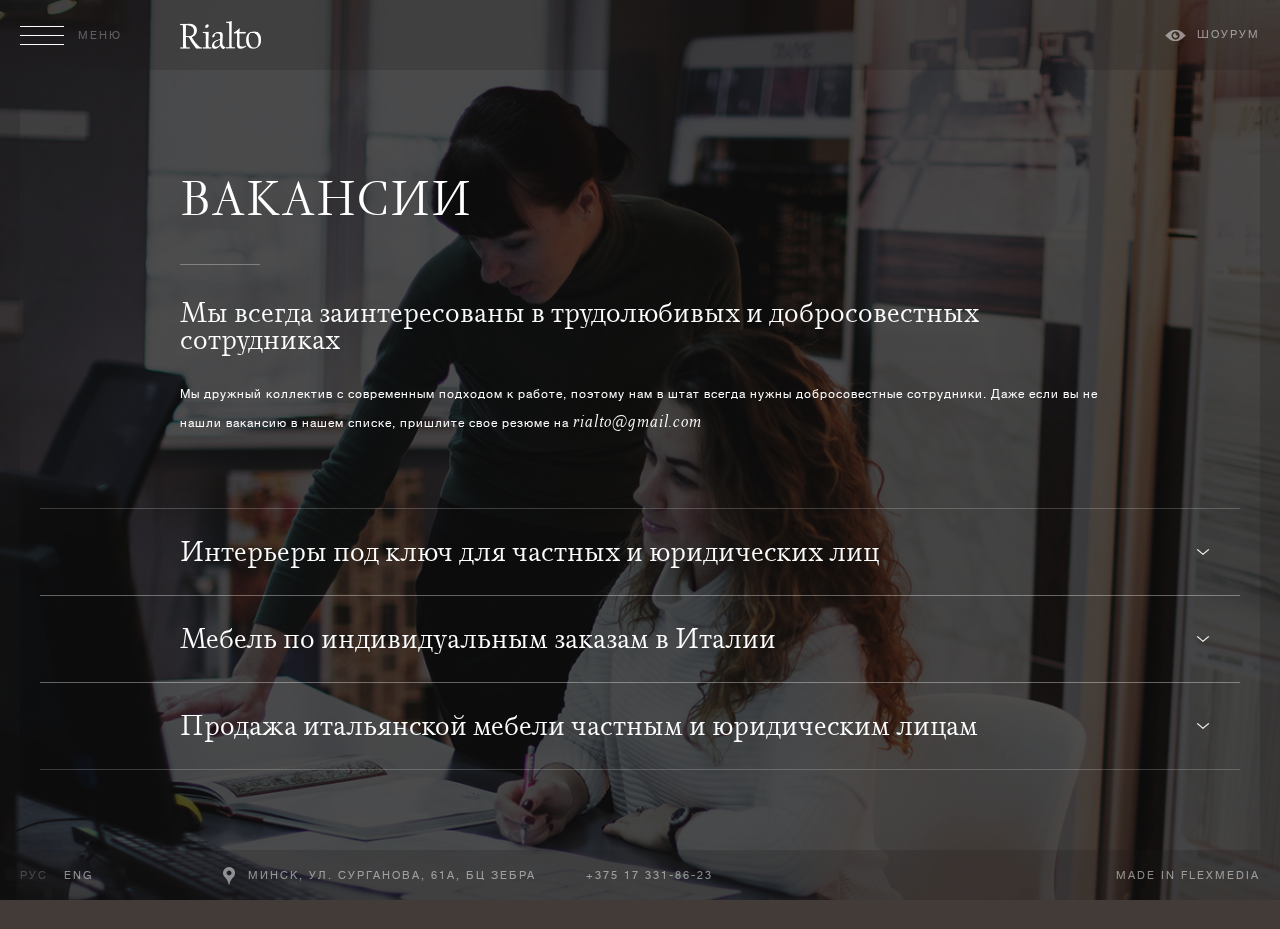
<file: 8-0vacancy.html>
<!doctype html>
<html>
<head>
	<meta charset="utf-8">
	<title>8-0Svacancy</title>
	<meta name="viewport" content="width=1200">
	<link rel="stylesheet" media="all" href="css/screen.css">
	<script src="js/lib/jquery.js"></script>
	<script src="js/lib/jquery.easings.min.js"></script>
	<script src="js/lib/jquery.fullPage.min.js"></script>
	<script src="js/common.js"></script>
	<!--[if IE]><script src="js/html5shiv.js"></script><![endif]-->
</head>
<body>

	<!-- BEGIN header -->
	<header class="header js-hover">
		<div class="header__top">
			<button class="header__menu js-menu-toggle" type="button">
				<i></i>
				<span>Меню</span>
			</button>
			<a href="#" class="header__logo">
				<img src="img/logo.png" alt="logo">
			</a>
			<a href="#" class="header__link">Шоурум</a>
		</div>
	</header>
	<!-- END header -->

	<!-- BEGIN menu -->
	<div class="menu js-menu">
		<div class="l-center">
			<div class="menu__col">
				<div class="menu__title"><a href="#">Компания</a></div>
				<ul class="menu__list">
					<li class="is-marked"><a href="#">акции</a></li>
					<li><a href="#">Шоурум</a></li>
					<li><a href="#">Услуги</a></li>
					<li><a href="#">Портфолио</a></li>
					<li><a href="#">Бренды</a></li>
					<li><a href="#">Вакансии</a></li>
					<li><a href="#">Новости</a></li>
				</ul>
			</div>
			<div class="menu__col">
				<div class="menu__title"><a href="#">Каталог</a></div>
				<ul class="menu__list">
					<li><a href="#">Плитка</a></li>
					<li><a href="#">Сантехника</a></li>
					<li><a href="#">Мебель</a></li>
					<li><a href="#">Паркет</a></li>
					<li><a href="#">Двери</a></li>
					<li><a href="#">Свет</a></li>
					<li><a href="#">кухни</a></li>
				</ul>
			</div>
			<div class="menu__col">
				<div class="menu__title"><a href="#">Контактная информация</a></div>
				<div class="address">
					<div class="address__title">Адрес:</div>
					<div class="address__main">г. Минск, ул. Сурганова 61А, БЦ Зебра</div>
				</div>
				<div class="address">
					<div class="address__title">Телефоны: </div>
					<div class="address__main">+375 29 331-86-23 | +375 29 617-09-73</div>
				</div>
				<div class="address">
					<div class="address__title">e-mail: </div>
					<div class="address__main">
						<a href="mailto:rialto@rialtogroup.by">rialto@rialtogroup.by</a>
					</div>
				</div>
				<a href="#" class="btn">Обратный звонок</a>
			</div>
		</div>
	</div>
	<!-- END menu -->

	<div class="page">
		<div class="page__title">ВАкансии</div>
		<div class="page__in">
			<div class="page__sub">Мы всегда заинтересованы в трудолюбивых и добросовестных сотрудниках</div>
			<div class="page__text">
				<p>Мы дружный коллектив с современным подходом к работе, поэтому нам в штат всегда нужны добросовестные сотрудники. Даже если вы не нашли вакансию в нашем списке, пришлите свое резюме на
				<a href="mailto:rialto@gmail.com">rialto@gmail.com</a></p>
			</div>	
		</div>
		<div class="panel js-accordion">
			<div class="panel__title js-accordion-title">Интерьеры под ключ для частных и юридических лиц</div>
			<div class="panel__body js-accordion-body">
				<p>Нашими поставщиками являются европейские компании из Италии, Германии, Англии и Испании, гарантирующие надежность материалов и сроки его службы наравне с высочайшими эстетическими и техническими характеристиками продукции. </p>
				<p>Нашими поставщиками являются европейские компании из Италии, Германии, Англии и Испании, гарантирующие надежность материалов и сроки его службы наравне с высочайшими эстетическими и техническими характеристиками продукции. </p>
			</div>
		</div>
		<div class="panel js-accordion">
			<div class="panel__title js-accordion-title">Мебель по индивидуальным заказам в Италии</div>
			<div class="panel__body js-accordion-body">
				<p>Нашими поставщиками являются европейские компании из Италии, Германии, Англии и Испании, гарантирующие надежность материалов и сроки его службы наравне с высочайшими эстетическими и техническими характеристиками продукции. </p>
				<p>Нашими поставщиками являются европейские компании из Италии, Германии, Англии и Испании, гарантирующие надежность материалов и сроки его службы наравне с высочайшими эстетическими и техническими характеристиками продукции. </p>
			</div>
		</div>
		<div class="panel js-accordion">
			<div class="panel__title js-accordion-title">Продажа итальянской мебели частным и юридическим лицам</div>
			<div class="panel__body js-accordion-body">
				<p>Нашими поставщиками являются европейские компании из Италии, Германии, Англии и Испании, гарантирующие надежность материалов и сроки его службы наравне с высочайшими эстетическими и техническими характеристиками продукции. </p>
				<p>Нашими поставщиками являются европейские компании из Италии, Германии, Англии и Испании, гарантирующие надежность материалов и сроки его службы наравне с высочайшими эстетическими и техническими характеристиками продукции. </p>
			</div>
		</div>
	</div>
	<div class="page-bg" style="background-image: url(img/bg.jpg);"></div>
	<!-- BEGIN footer -->
	<footer class="footer js-hover">
		<div class="footer__lang">
			<a href="#" class="is-active">Рус</a>
			<a href="#">Eng</a>
		</div>
		<div class="footer__contacts">
			<a class="link-address" href="https://www.google.com/maps" target="_blank">Минск, ул. Сурганова, 61а, БЦ Зебра</a>
			<a href="tel:+375 17 331-86-23">+375 17 331-86-23</a>
		</div>
		<div class="footer__meta">
			<a href="#">Made in flexmedia</a>
		</div>
	</footer>
	<!-- END footer -->

	<i class="line-bg line-bg_left js-hover"></i>
	<i class="line-bg line-bg_right js-hover"></i>


	<script src="js/lib/head.js"></script>
</body>
</html>
</file>
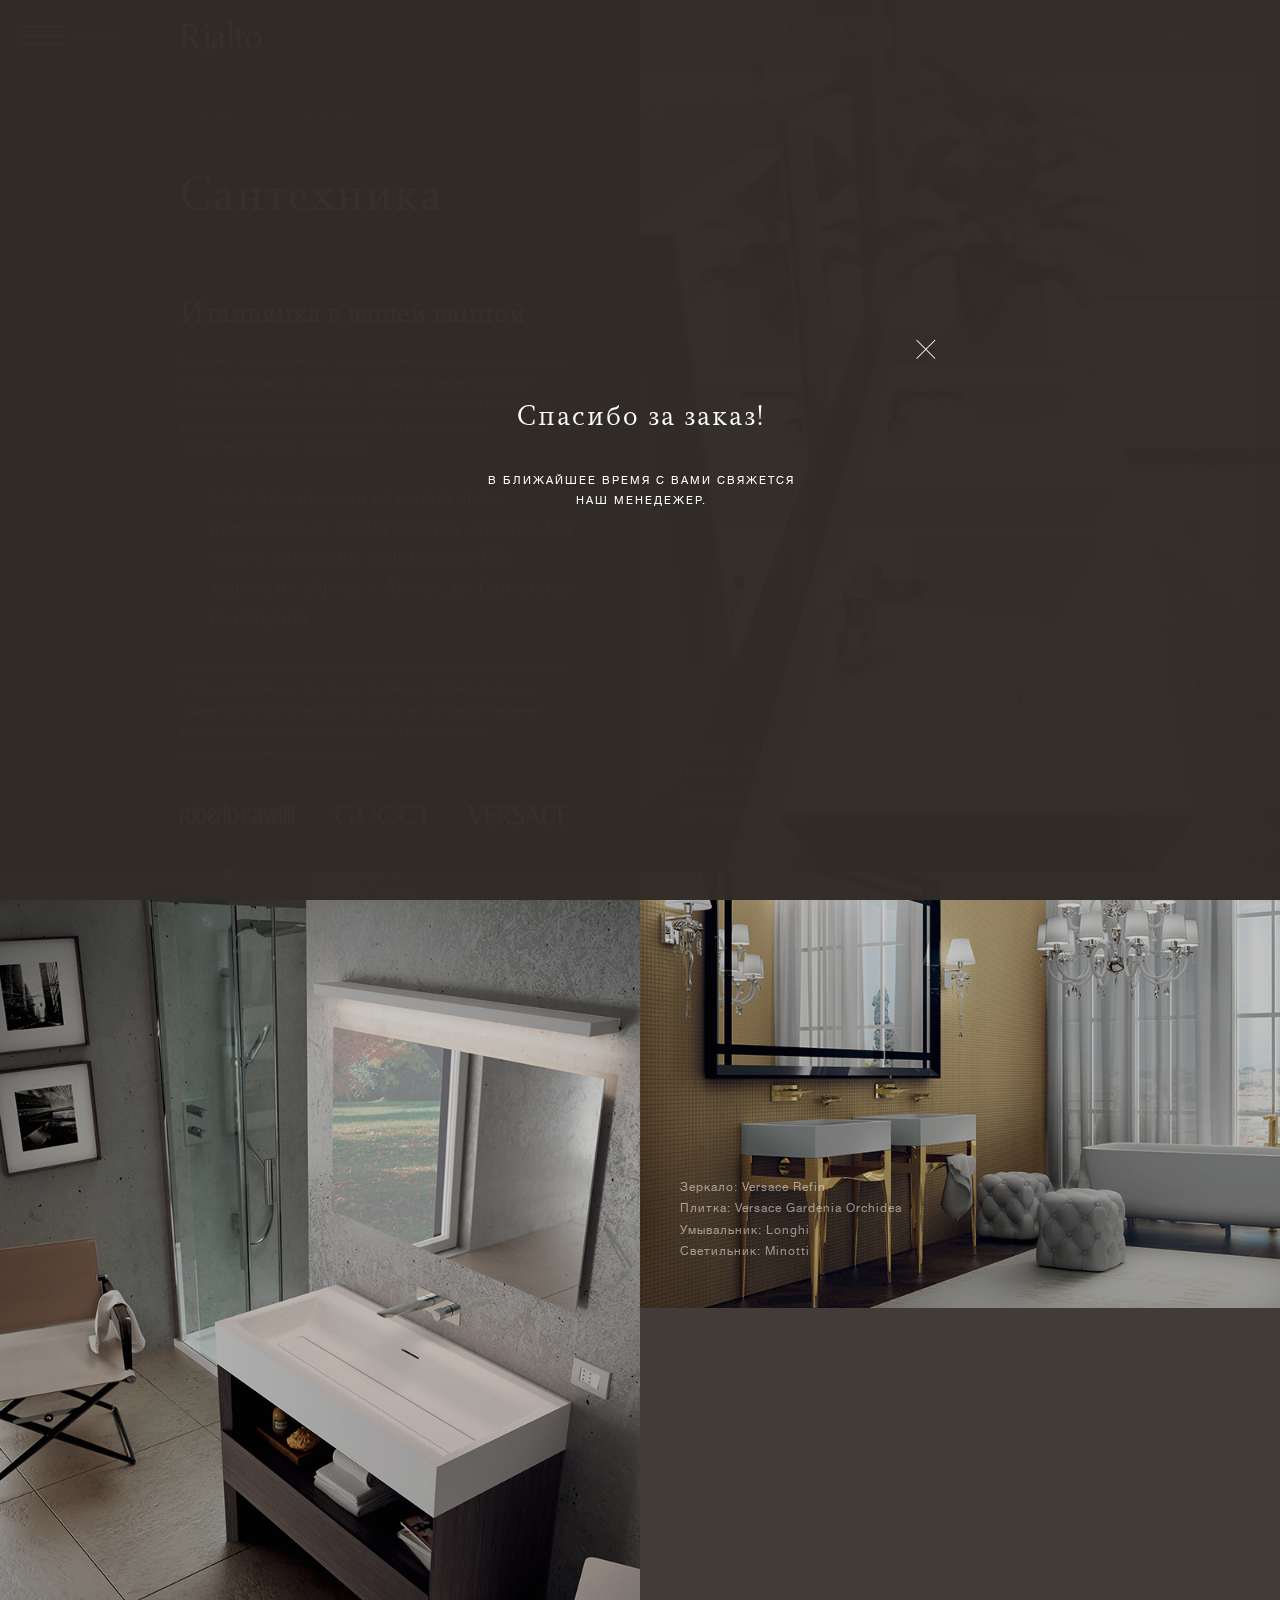
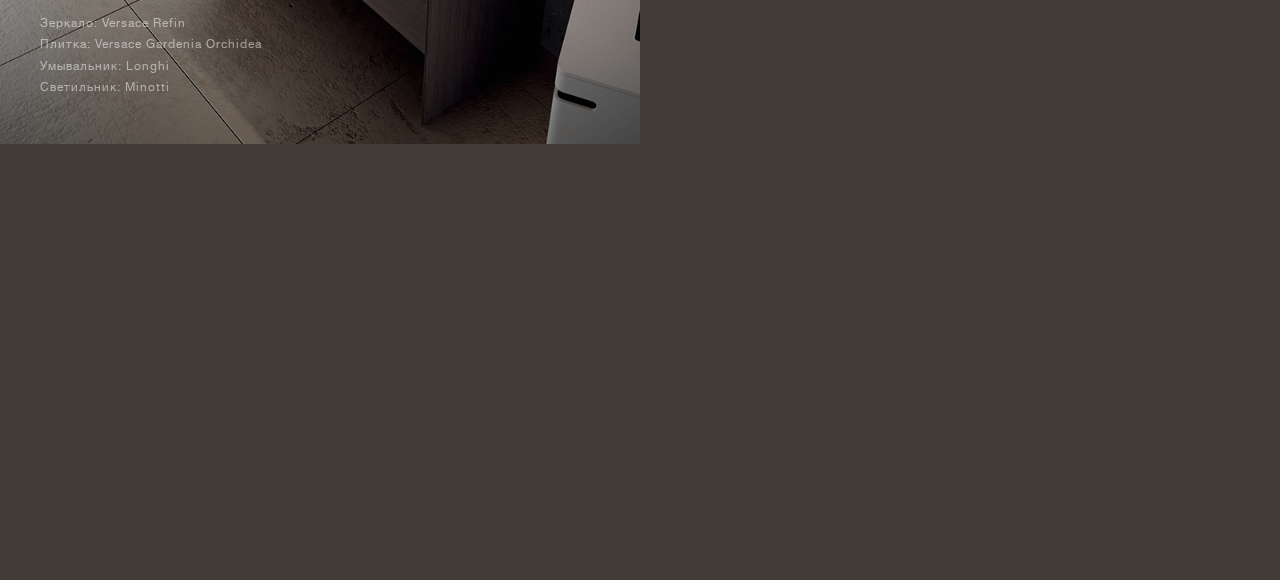
<file: popup_order-success.html>
<!doctype html>
<html>
<head>
	<meta charset="utf-8">
	<title>Showroom</title>
	<meta name="viewport" content="width=1200">
	<link rel="stylesheet" media="all" href="css/screen.css">
	<script src="js/lib/jquery.js"></script>
	<script src="js/lib/jquery.easings.min.js"></script>
	<script src="js/lib/jquery.fullPage.min.js"></script>
	<script src="js/lib/modernizr.custom.js"></script>
	<script src="js/lib/masonry.pkgd.min.js"></script>
	<script src="js/lib/imagesloaded.js"></script>
	<script src="js/lib/classie.js"></script>
	<script src="js/lib/AnimOnScroll.js"></script>
	<script src="js/lib/jquery.validate.js"></script>
	<script src="js/common.js"></script>
	<!--[if IE]><script src="js/html5shiv.js"></script><![endif]-->
</head>
<body>

	<!-- BEGIN header -->
	<header class="header js-hover">
		<div class="header__top">
			<button class="header__menu js-menu-toggle" type="button">
				<i></i>
				<span>Меню</span>
			</button>
			<a href="#" class="header__logo">
				<img src="img/logo.png" alt="logo">
			</a>
			<a href="#" class="header__link">Шоурум</a>
		</div>
	</header>
	<!-- END header -->

	<!-- BEGIN menu -->
	<div class="menu js-menu">
		<div class="l-center">
			<div class="menu__col">
				<div class="menu__title"><a href="#">Компания</a></div>
				<ul class="menu__list">
					<li class="is-marked"><a href="#">акции</a></li>
					<li><a href="#">Шоурум</a></li>
					<li><a href="#">Услуги</a></li>
					<li><a href="#">Портфолио</a></li>
					<li><a href="#">Бренды</a></li>
					<li><a href="#">Вакансии</a></li>
					<li><a href="#">Новости</a></li>
				</ul>
			</div>
			<div class="menu__col">
				<div class="menu__title"><a href="#">Каталог</a></div>
				<ul class="menu__list">
					<li><a href="#">Плитка</a></li>
					<li><a href="#">Сантехника</a></li>
					<li><a href="#">Мебель</a></li>
					<li><a href="#">Паркет</a></li>
					<li><a href="#">Двери</a></li>
					<li><a href="#">Свет</a></li>
					<li><a href="#">кухни</a></li>
				</ul>
			</div>
			<div class="menu__col">
				<div class="menu__title"><a href="#">Контактная информация</a></div>
				<div class="address">
					<div class="address__title">Адрес:</div>
					<div class="address__main">г. Минск, ул. Сурганова 61А, БЦ Зебра</div>
				</div>
				<div class="address">
					<div class="address__title">Телефоны: </div>
					<div class="address__main">+375 29 331-86-23 | +375 29 617-09-73</div>
				</div>
				<div class="address">
					<div class="address__title">e-mail: </div>
					<div class="address__main">
						<a href="mailto:rialto@rialtogroup.by">rialto@rialtogroup.by</a>
					</div>
				</div>
				<a href="#" class="btn">Обратный звонок</a>
			</div>
		</div>
	</div>
	<!-- END menu -->
	
	<div class="out">
		<ul class="item-wrap has-animation" id="js-masonry-animate">
			<li class="item item_height js-masonry-item js-masonry-custom-height" data-width="800" data-height="1090">
				<div class="breadcrumbs">
					<a href="#">Главная</a>
					<a href="#">Компания</a>
				</div>
				<div class="page-info">
					<h1 class="page-info__title">Сантехника</h1>
					<h2 class="page-info__sub">Итальянка в вашей ванной</h2>
					<p>Нашими поставщиками являются европейские компании из Италии, Германии, Англии и Испании, гарантирующие надежность материалов и сроки его службы наравне с высочайшими эстетическими и техническими характеристиками продукции. </p>
					<blockquote class="quote">
						2012 год отмечен качественным переходом на новый уровень сервиса для нашей компании, ведь именно с марта по адресу г. Минск, ул Сурганова 61 открыт. 
					</blockquote>
					<p>Нашими поставщиками являются европейские компании из Италии, Германии, Англии и Испании, гарантирующие надежность материалов и сроки его службы наравне с высочайшими эстетическими и техническими характеристиками продукции. </p>
					<div class="group-logo">
						<a href="#"><img src="img/logo1.png" alt="img"></a>
						<a href="#"><img src="img/logo2.png" alt="img"></a>
						<a href="#"><img src="img/logo3.png" alt="img"></a>
					</div>
				</div>
			</li>
			<li class="item js-masonry-item">
				<a href="js-popup-order" class="item__in js-popup-link">
					<div class="item__img">
						<img src="img/item6.jpg" alt="img">
					</div>
					<div class="item__info">
						<p>Зеркало: Versace Refin</p>
						<p>Плитка: Versace Gardenia Orchidea</p>
						<p>Умывальник: Longhi</p>
						<p>Светильник: Minotti</p>
					</div>
				</a>
				<a href="js-popup-order" class="item__more js-popup-link">Заказть вещь из интерьера</a>
			</li>
			<li class="item js-masonry-item">
				<a href="js-popup-order" class="item__in js-popup-link">
					<div class="item__img">
						<img src="img/item7.jpg" alt="img">
					</div>
					<div class="item__info">
						<p>Зеркало: Versace Refin</p>
						<p>Плитка: Versace Gardenia Orchidea</p>
						<p>Умывальник: Longhi</p>
						<p>Светильник: Minotti</p>
					</div>
				</a>
				<a href="js-popup-order" class="item__more js-popup-link">Заказть вещь из интерьера</a>
			</li>
			<li class="item js-masonry-item">
				<a href="js-popup-order" class="item__in js-popup-link">
					<div class="item__img">
						<img src="img/item8.jpg" alt="img">
					</div>
					<div class="item__info">
						<p>Зеркало: Versace Refin</p>
						<p>Плитка: Versace Gardenia Orchidea</p>
						<p>Умывальник: Longhi</p>
						<p>Светильник: Minotti</p>
					</div>
				</a>
				<a href="js-popup-order" class="item__more js-popup-link">Заказть вещь из интерьера</a>
			</li>
			<li class="item js-masonry-item">
				<a href="js-popup-order" class="item__in js-popup-link">
					<div class="item__img">
						<img src="img/item9.jpg" alt="img">
					</div>
					<div class="item__info">
						<p>Зеркало: Versace Refin</p>
						<p>Плитка: Versace Gardenia Orchidea</p>
						<p>Умывальник: Longhi</p>
						<p>Светильник: Minotti</p>
					</div>
				</a>
				<a href="js-popup-order" class="item__more js-popup-link">Заказть вещь из интерьера</a>
			</li>
			<li class="item js-masonry-item">
				<a href="js-popup-order" class="item__in js-popup-link">
					<div class="item__img">
						<img src="img/item8.jpg" alt="img">
					</div>
					<div class="item__info">
						<p>Зеркало: Versace Refin</p>
						<p>Плитка: Versace Gardenia Orchidea</p>
						<p>Умывальник: Longhi</p>
						<p>Светильник: Minotti</p>
					</div>
				</a>
				<a href="js-popup-order" class="item__more js-popup-link">Заказть вещь из интерьера</a>
			</li>
			v<li class="item js-masonry-item">
				<a href="js-popup-order" class="item__in js-popup-link">
					<div class="item__img">
						<img src="img/item9.jpg" alt="img">
					</div>
					<div class="item__info">
						<p>Зеркало: Versace Refin</p>
						<p>Плитка: Versace Gardenia Orchidea</p>
						<p>Умывальник: Longhi</p>
						<p>Светильник: Minotti</p>
					</div>
				</a>
				<a href="js-popup-order" class="item__more js-popup-link">Заказть вещь из интерьера</a>
			</li>
		</ul>
	</div>

	<!-- BEGIN footer -->
	<footer class="footer js-hover">
		<div class="footer__lang">
			<a href="#" class="is-active">Рус</a>
			<a href="#">Eng</a>
		</div>
		<div class="footer__contacts">
			<a class="link-address" href="https://www.google.com/maps" target="_blank">Минск, ул. Сурганова, 61а, БЦ Зебра</a>
			<a href="tel:+375 17 331-86-23">+375 17 331-86-23</a>
		</div>
		<div class="footer__meta">
			<a href="#">Made in flexmedia</a>
		</div>
	</footer>
	<!-- END footer -->

	<i class="line-bg line-bg_left js-hover"></i>
	<i class="line-bg line-bg_right js-hover"></i>
	
	<div class="popup js-popup" data-popup="js-popup-order" style="display:block">
		<div class="popup__in">
			<div class="popup__title">Спасибо за заказ!  </div>
			<div class="popup__text">В ближайшее время с вами свяжется <br> наш менедежер.</div>
			<button type="button" class="popup__close js-popup-close"></button>
		</div>
	</div>

	<script src="js/lib/head.js"></script>
</body>
</html>
</file>
<file: css/screen.css>
@charset "UTF-8";
html, body, div, span, applet, object, iframe, h1, h2, h3, h4, h5, h6, p, blockquote, pre, a, abbr, acronym, address, big, cite, code, del, dfn, em, img, ins, kbd, q, s, samp, small, strike, strong, sub, sup, tt, var, b, u, i, center, dl, dt, dd, ol, ul, li, fieldset, form, label, legend, table, caption, tbody, tfoot, thead, tr, th, td, article, aside, canvas, details, embed, figure, figcaption, footer, header, hgroup, menu, nav, output, ruby, section, summary, time, mark, audio, video { margin: 0; padding: 0; border: 0; vertical-align: baseline; }

body, html { height: 100%; }

img, fieldset, a img { border: none; }

input[type="text"], input[type="email"], input[type="tel"], textarea { -webkit-appearance: none; border-radius: 0; }

input[type="submit"], button { cursor: pointer; }
input[type="submit"]::-moz-focus-inner, button::-moz-focus-inner { padding: 0; border: 0; }

textarea { overflow: auto; }

input, button { margin: 0; padding: 0; border: 0; }

div, input, textarea, select, button, h1, h2, h3, h4, h5, h6, a, span, a:focus { outline: none; }

ul, ol { list-style-type: none; }

@media only screen and (min-device-width: 320px) and (max-device-width: 480px) { * { -webkit-text-size-adjust: none; } }
table { border-spacing: 0; border-collapse: collapse; width: 100%; }

html { -moz-box-sizing: border-box; -webkit-box-sizing: border-box; box-sizing: border-box; }

* { -moz-box-sizing: border-box; -webkit-box-sizing: border-box; box-sizing: border-box; }
*:before, *:after { -moz-box-sizing: border-box; -webkit-box-sizing: border-box; box-sizing: border-box; }

@font-face { font-family: farreronsserif-italic; src: url("../fonts/farreronsserif-italic.eot"); src: url("../fonts/farreronsserif-italic.eot?#iefix") format("embedded-opentype"), url("../fonts/farreronsserif-italic.woff2") format("woff2"), url("../fonts/farreronsserif-italic.woff") format("woff"), url("../fonts/farreronsserif-italic.ttf") format("truetype"); font-weight: normal; font-style: normal; }
@font-face { font-family: farreronsserif-lightitalic; src: url("../fonts/farreronsserif-lightitalic.eot"); src: url("../fonts/farreronsserif-lightitalic.eot?#iefix") format("embedded-opentype"), url("../fonts/farreronsserif-lightitalic.woff2") format("woff2"), url("../fonts/farreronsserif-lightitalic.woff") format("woff"), url("../fonts/farreronsserif-lightitalic.ttf") format("truetype"); font-weight: normal; font-style: normal; }
@font-face { font-family: farreronsserif-light; src: url("../fonts/farreronsserif-light.eot"); src: url("../fonts/farreronsserif-light.eot?#iefix") format("embedded-opentype"), url("../fonts/farreronsserif-light.woff2") format("woff2"), url("../fonts/farreronsserif-light.woff") format("woff"), url("../fonts/farreronsserif-light.ttf") format("truetype"); font-weight: normal; font-style: normal; }
@font-face { font-family: helveticaneuecyr-roman; src: url("../fonts/helveticaneuecyr-roman.eot"); src: url("../fonts/helveticaneuecyr-roman.eot?#iefix") format("embedded-opentype"), url("../fonts/helveticaneuecyr-roman.woff2") format("woff2"), url("../fonts/helveticaneuecyr-roman.woff") format("woff"), url("../fonts/helveticaneuecyr-roman.ttf") format("truetype"); font-weight: normal; font-style: normal; }
.has-open-nav .line-bg, .has-open-nav .header__top, .has-open-nav .footer { background: #1f1a17 !important; pointer-events: none; }
.has-open-nav .out { pointer-events: none; }

html::-webkit-scrollbar { width: 3px; height: 3px; background: none; }
html::-webkit-scrollbar-thumb { background: rgba(255, 255, 255, 0.5); }
html::-webkit-scrollbar-track-piece { width: 3px; }
html ::selection { background: rgba(188, 132, 32, 0.2); }
html ::-moz-selection { background: rgba(188, 132, 32, 0.2); }

body { min-width: 1024px; font-family: "helveticaneuecyr-roman", Arial, sans-serif; font-size: 12px; line-height: 1.8; letter-spacing: 2px; color: #fff; color: rgba(255, 255, 255, 0.5); background: #423b38; }

.index-page { margin: 0; padding: 0; overflow: hidden; -webkit-tap-highlight-color: transparent; }

a { text-decoration: none; }

.l-center { margin: 0 auto; padding: 0 30px; max-width: 1205px; *zoom: 1; }
.l-center:after { content: " "; display: table; clear: both; }
@media only screen and (max-width: 1400px) { .l-center { max-width: 1060px; } }

.line-bg { position: fixed; top: 0; bottom: 0; z-index: 2; width: 20px; background: rgba(31, 26, 23, 0.2); -moz-transition: background 0.3s; -o-transition: background 0.3s; -webkit-transition: background 0.3s; transition: background 0.3s; }
.line-bg.has-hover { background: rgba(31, 26, 23, 0.7); }

.line-bg_left { left: 0; }

.line-bg_right { right: 0; }

.menu { position: fixed; z-index: 11; top: 70px; min-width: 1024px; left: 0; right: 0; max-height: 85%; overflow-y: auto; padding: 60px 0; background: #1f1a17 url(../img/nav.jpg) 100% 100% no-repeat; -moz-transition: -moz-transform 0.7s; -o-transition: -o-transform 0.7s; -webkit-transition: -webkit-transform 0.7s; transition: transform 0.7s; -moz-transform: translateY(-200%); -ms-transform: translateY(-200%); -webkit-transform: translateY(-200%); transform: translateY(-200%); }
.menu::-webkit-scrollbar { width: 3px; height: 3px; background: none; }
.menu::-webkit-scrollbar-thumb { background: rgba(255, 255, 255, 0.5); }
.menu::-webkit-scrollbar-track-piece { width: 3px; }
.menu.is-active { -moz-transform: translateY(0); -ms-transform: translateY(0); -webkit-transform: translateY(0); transform: translateY(0); }
.menu .btn { margin-top: 22px; }
.menu .l-center { max-width: 100%; padding: 0 220px; }
@media only screen and (max-width: 1400px) { .menu .l-center { padding: 0 180px; } }

.menu__col { float: left; margin-right: 100px; }

.menu__title { margin-bottom: 63px; font-size: 30px; font-family: "farreronsserif-light", Arial, sans-serif; line-height: 1.4; }
.menu__title a { display: inline-block; border-bottom: 1px solid; color: #fff; color: rgba(255, 255, 255, 0.7); -moz-transition: border 0.2s, color 0.2s; -o-transition: border 0.2s, color 0.2s; -webkit-transition: border 0.2s, color 0.2s; transition: border 0.2s, color 0.2s; }
.menu__title a:hover { color: #fff; border-color: transparent; }

.menu__list li { margin-bottom: 15px; }
.menu__list li.is-marked a { color: #bc8420; color: rgba(188, 132, 32, 0.5); -moz-transition: color 0.3s; -o-transition: color 0.3s; -webkit-transition: color 0.3s; transition: color 0.3s; }
.menu__list li.is-marked a:before { background: #bc8420; }
.menu__list li.is-marked a:hover { color: #bc8420; }
.menu__list a { position: relative; color: #fff; color: rgba(255, 255, 255, 0.5); -moz-transition: color 0.3s; -o-transition: color 0.3s; -webkit-transition: color 0.3s; transition: color 0.3s; text-transform: uppercase; font-size: 12px; }
.menu__list a:hover:before { width: 50px; filter: progid:DXImageTransform.Microsoft.Alpha(enabled=false); opacity: 1; }
.menu__list a:before { content: ""; position: absolute; left: -65px; margin-top: -1px; top: 50%; height: 1px; width: 0; background: #fff; filter: progid:DXImageTransform.Microsoft.Alpha(Opacity=0); opacity: 0; -moz-transition: opacity 0.3s, width 0.3s; -o-transition: opacity 0.3s, width 0.3s; -webkit-transition: opacity 0.3s, width 0.3s; transition: opacity 0.3s, width 0.3s; }
.menu__list a:hover { color: #fff; }

.address { margin-bottom: 13px; text-transform: uppercase; font-size: 12px; color: #fff; color: rgba(255, 255, 255, 0.5); }
.address a { color: #bc8420; color: rgba(188, 132, 32, 0.5); -moz-transition: color 0.3s; -o-transition: color 0.3s; -webkit-transition: color 0.3s; transition: color 0.3s; }
.address a:hover { color: #bc8420; }

.address__title { color: #625c57; }

.header { position: fixed; top: 0; right: 20px; left: 20px; z-index: 12; }
@media only screen and (max-width: 1280px) { .header .l-center { max-width: 100%; padding: 0 130px; } }
.header.has-hover .header__top { background: rgba(31, 26, 23, 0.7); }

.header__top { *zoom: 1; height: 70px; line-height: 70px; font-size: 0; -moz-transition: background 0.3s; -o-transition: background 0.3s; -webkit-transition: background 0.3s; transition: background 0.3s; background: rgba(31, 26, 23, 0.2); }
.header__top:after { content: " "; display: table; clear: both; }

.header__menu { float: left; position: absolute; left: 0; top: 0; height: 70px; padding-left: 58px; background: none; color: #fff; color: rgba(255, 255, 255, 0.3); -moz-transition: color 0.3s; -o-transition: color 0.3s; -webkit-transition: color 0.3s; transition: color 0.3s; font-family: "helveticaneuecyr-roman", Arial, sans-serif; letter-spacing: 2px; text-transform: uppercase; font-size: 11px; }
.header__menu:hover i { background: #bc8420; }
.header__menu:hover i:before { -moz-transform: translateY(-5px); -ms-transform: translateY(-5px); -webkit-transform: translateY(-5px); transform: translateY(-5px); }
.header__menu:hover i:after { -moz-transform: translateY(5px); -ms-transform: translateY(5px); -webkit-transform: translateY(5px); transform: translateY(5px); }
.header__menu:hover span { opacity: 0; }
.header__menu.is-active i { background: #bc8420; -ms-transform: rotate(-90deg); -webkit-transform: rotate(-90deg); transform: rotate(-90deg); }
.header__menu.is-active i:before { top: -9px; }
.header__menu.is-active i:after { bottom: -9px; }
.header__menu i { position: absolute; left: 0; top: 50%; width: 44px; height: 1px; background: #fff; will-change: transform; -moz-transition: background 0.3s, -moz-transform 0.5s; -o-transition: background 0.3s, -o-transform 0.5s; -webkit-transition: background 0.3s, -webkit-transform 0.5s; transition: background 0.3s, transform 0.5s; }
.header__menu i:before, .header__menu i:after { content: ""; position: absolute; left: 0; width: 100%; height: 1px; background: inherit; -moz-transition: -moz-transform 0.3s; -o-transition: -o-transform 0.3s; -webkit-transition: -webkit-transform 0.3s; transition: transform 0.3s; }
.header__menu i:before { top: -9px; }
.header__menu i:after { bottom: -9px; }
.header__menu span { -moz-transition: opacity 0.3s; -o-transition: opacity 0.3s; -webkit-transition: opacity 0.3s; transition: opacity 0.3s; will-change: opacity; }

.header__logo { float: left; margin-left: 200px; height: 70px; }
@media only screen and (max-width: 1400px) { .header__logo { margin-left: 160px; } }
.header__logo img { vertical-align: middle; width: 50%; }

.header__link { position: absolute; right: 0; top: 0; height: 70px; color: #fff; opacity: 0.5; font-size: 11px; text-transform: uppercase; -moz-transition: opacity 0.3s; -o-transition: opacity 0.3s; -webkit-transition: opacity 0.3s; transition: opacity 0.3s; will-change: opacity; }
.header__link:hover { opacity: 1; }
.header__link:before { content: ""; display: inline-block; vertical-align: middle; margin-right: 11px; background: url('../img/icons-sebd5926d0f.png') 0 -216px no-repeat; width: 21px; height: 11px; }
.header__link:hover { opacity: 1; }

.btn { display: inline-block; position: relative; padding: 0 30px; height: 41px; line-height: 39px; color: #bc8420; border: 1px solid; font-family: "helveticaneuecyr-roman", Arial, sans-serif; font-size: 11px; text-transform: uppercase; background: none; }
.btn:hover:before { left: -1px; }
.btn:hover:after { top: -1px; }
.btn:active { background: #bc8420; color: #fff; border-color: #bc8420; }
.btn:before { content: ""; position: absolute; left: 5px; right: -2px; bottom: -3px; height: 3px; background: #bc8420; -moz-transition: left 0.3s; -o-transition: left 0.3s; -webkit-transition: left 0.3s; transition: left 0.3s; }
.btn:after { content: ""; position: absolute; right: -3px; top: 5px; bottom: -3px; width: 3px; background: #bc8420; -moz-transition: top 0.3s; -o-transition: top 0.3s; -webkit-transition: top 0.3s; transition: top 0.3s; }

.btn_width { display: block; width: 100%; }

.btn_white { color: #231E1B; border: 0; background: #fff; }
.btn_white:after, .btn_white:before { background: #000; }
.btn_white:hover:before { left: 0; }
.btn_white:hover:after { top: 0; }

.btn_border-brown:after, .btn_border-brown:before { background: #ab7007; }

.footer { position: fixed; right: 20px; bottom: 0; left: 20px; z-index: 12; height: 50px; line-height: 50px; background: rgba(31, 26, 23, 0.2); -moz-transition: background 0.3s; -o-transition: background 0.3s; -webkit-transition: background 0.3s; transition: background 0.3s; }
.footer.has-hover { background: rgba(31, 26, 23, 0.7); }
.footer a { display: inline-block; color: #fff; font-size: 11px; text-transform: uppercase; opacity: 0.5; -moz-transition: opacity 0.3s; -o-transition: opacity 0.3s; -webkit-transition: opacity 0.3s; transition: opacity 0.3s; will-change: opacity; }
.footer a:hover { opacity: 1; }

.footer__lang { float: left; margin-right: 130px; }
.footer__lang a { margin-left: 11px; }
.footer__lang a.is-active { opacity: 0.2; }
.footer__lang a:first-child { margin-left: 0; }

.footer__contacts { float: left; }
.footer__contacts a { margin-right: 45px; }

.footer__meta { float: right; }

.link-address { position: relative; }
.link-address:before { content: ""; display: inline-block; vertical-align: middle; margin-right: 13px; background: url('../img/icons-sebd5926d0f.png') 0 -237px no-repeat; width: 12px; height: 19px; }

.popup { display: none; position: fixed; z-index: 20; padding: 50px 30px; top: 0; right: 0; bottom: 0; left: 0; text-align: center; font-size: 0; overflow: auto; background: rgba(50, 44, 40, 0.98); }
.popup:before { content: ""; display: inline-block; vertical-align: middle; width: 0; height: 100%; }
.popup::-webkit-scrollbar { width: 3px; height: 3px; background: none; }
.popup::-webkit-scrollbar-thumb { background: rgba(255, 255, 255, 0.5); }
.popup::-webkit-scrollbar-track-piece { width: 3px; }

.popup__in { display: inline-block; padding: 50px 100px; position: relative; vertical-align: middle; width: 580px; font-size: 12px; }

.popup__close { position: absolute; right: -5px; top: 0; background: url('../img/icons-sebd5926d0f.png') 0 -156px no-repeat; width: 20px; height: 20px; will-change: transform; -moz-transition: -moz-transform 0.3s; -o-transition: -o-transform 0.3s; -webkit-transition: -webkit-transform 0.3s; transition: transform 0.3s; }
.popup__close:hover { -ms-transform: rotate(90deg); -webkit-transform: rotate(90deg); transform: rotate(90deg); }

.popup__title { margin-bottom: 28px; font-size: 30px; color: #fff; font-family: "farreronsserif-light", Arial, sans-serif; }

.popup__text { font-size: 11px; font-family: "helveticaneuecyr-roman", Arial, sans-serif; text-transform: uppercase; color: #fff; }

.field { position: relative; margin-bottom: 20px; }
.field label.has-error { display: none !important; }

.input { display: block; padding: 0 20px; width: 100%; height: 41px; color: rgba(255, 255, 255, 0.5); border: 1px solid; background: none; -moz-transition: color 0.3s; -o-transition: color 0.3s; -webkit-transition: color 0.3s; transition: color 0.3s; text-transform: uppercase; font-size: 11px; font-family: "helveticaneuecyr-roman", Arial, sans-serif; }
.input:-ms-input-placeholder { color: rgba(255, 255, 255, 0.5); }
.input:-moz-placeholder { color: rgba(255, 255, 255, 0.5); }
.input::-moz-placeholder { color: rgba(255, 255, 255, 0.5); }
.input::-webkit-input-placeholder { color: rgba(255, 255, 255, 0.5); }
.input::placeholder { color: rgba(255, 255, 255, 0.5); }
.input:hover { color: rgba(255, 255, 255, 0.8); }
.input:active { color: #fff; }
.input.has-error { border-color: #f00; }

.input_textarea { padding: 20px; height: 140px; resize: none; }
.input_textarea.is-small { height: 70px; }
.input_textarea::-webkit-scrollbar { width: 3px; height: 3px; background: none; }
.input_textarea::-webkit-scrollbar-thumb { background: rgba(255, 255, 255, 0.5); }
.input_textarea::-webkit-scrollbar-track-piece { width: 3px; }

.section.active .section__bg { -ms-transform: scale(1); -webkit-transform: scale(1); transform: scale(1); }
.section.active .section__in { opacity: 1; }
.section.active .section__in:hover .section__img .is-visible-img { opacity: 0; }
.section.active .section__in:hover .section__img .is-hidden-img { -ms-transform: scale(1); -webkit-transform: scale(1); transform: scale(1); opacity: 1; }
.section.active .section__in:hover .section__link { border-color: transparent; }
.section.active .section__name { -moz-transform: translateX(0); -ms-transform: translateX(0); -webkit-transform: translateX(0); transform: translateX(0); }
.section.active .section__name span { -moz-transform: translate(0); -ms-transform: translate(0); -webkit-transform: translate(0); transform: translate(0); }
.section.active .section__img { -moz-transform: translateX(0); -ms-transform: translateX(0); -webkit-transform: translateX(0); transform: translateX(0); }
.section.active .section__img .is-visible-img { -ms-transform: scale(1); -webkit-transform: scale(1); transform: scale(1); }
.section.active .section__info, .section.active .section__link { -moz-transform: translateY(0); -ms-transform: translateY(0); -webkit-transform: translateY(0); transform: translateY(0); }
.section .l-center { padding: 0 220px; max-width: 100%; }
@media only screen and (max-width: 1400px) { .section .l-center { padding: 0 180px; } }

.section__bg { position: absolute; top: 0; right: 0; bottom: 0; left: 0; -ms-transform: scale(0.8); -webkit-transform: scale(0.8); transform: scale(0.8); -moz-transition: -moz-transform 0.7s ease-in-out; -o-transition: -o-transform 0.7s ease-in-out; -webkit-transition: -webkit-transform 0.7s ease-in-out; transition: transform 0.7s ease-in-out; background-repeat: no-repeat; background-size: cover; background-position: 50% 50%; background-repeat: no-repeat; will-change: transform; }

.section__in { position: relative; display: inline-block; will-change: opacity; opacity: 0; -moz-transition: opacity 0.7s linear 0.4s; -o-transition: opacity 0.7s linear 0.4s; -webkit-transition: opacity 0.7s linear; -webkit-transition-delay: 0.4s; transition: opacity 0.7s linear 0.4s; }

.section__info { position: relative; z-index: 2; margin-bottom: 20%; font-family: "farreronsserif-italic", Arial, sans-serif; font-size: 20px; color: rgba(255, 255, 255, 0.7); will-change: transform; -moz-transform: translateY(100px); -ms-transform: translateY(100px); -webkit-transform: translateY(100px); transform: translateY(100px); -moz-transition: -moz-transform 0.7s ease-in-out 0.7s; -o-transition: -o-transform 0.7s ease-in-out 0.7s; -webkit-transition: -webkit-transform 0.7s ease-in-out; -webkit-transition-delay: 0.7s; transition: transform 0.7s ease-in-out 0.7s; }
@media only screen and (max-height: 800px) { .section__info { margin-bottom: 10%; } }
.section__info:after { content: ""; position: absolute; bottom: -24px; left: 0; width: 80px; height: 1px; background: #fff; opacity: 0.7; }

.section__name { position: relative; margin-bottom: 20%; max-width: 420px; font-size: 50px; line-height: 1.28; color: #fff; font-family: "farreronsserif-light", Arial, sans-serif; text-transform: uppercase; }
.section__name span { display: block; position: relative; z-index: 2; -moz-transform: translate(-100px, 100px); -ms-transform: translate(-100px, 100px); -webkit-transform: translate(-100px, 100px); transform: translate(-100px, 100px); -moz-transition: -moz-transform 0.7s ease-in-out 0.7s; -o-transition: -o-transform 0.7s ease-in-out 0.7s; -webkit-transition: -webkit-transform 0.7s ease-in-out; -webkit-transition-delay: 0.7s; transition: transform 0.7s ease-in-out 0.7s; }
@media only screen and (max-height: 800px) { .section__name { margin-bottom: 10%; } }

.section__img { position: absolute; width: 570px; height: 570px; position: absolute; left: 100px; top: 50%; margin-top: -285px; -moz-transform: translateX(200px); -ms-transform: translateX(200px); -webkit-transform: translateX(200px); transform: translateX(200px); -moz-transition: -moz-transform 0.7s ease-in-out 0.7s; -o-transition: -o-transform 0.7s ease-in-out 0.7s; -webkit-transition: -webkit-transform 0.7s ease-in-out; -webkit-transition-delay: 0.7s; transition: transform 0.7s ease-in-out 0.7s; }
@media only screen and (max-height: 800px) { .section__img { height: 450px; width: 450px; margin-top: -225px; } }
.section__img img { position: absolute; left: 0; top: 0; width: 100%; height: auto; }
.section__img img.is-visible-img { -ms-transform: scale(0.9); -webkit-transform: scale(0.9); transform: scale(0.9); will-change: transform, opacity; -moz-transition: -moz-transform 0.2s linear, opacity 0.2s linear; -o-transition: -o-transform 0.2s linear, opacity 0.2s linear; -webkit-transition: -webkit-transform 0.2s linear, opacity 0.2s linear; transition: transform 0.2s linear, opacity 0.2s linear; }
.section__img img.is-hidden-img { -ms-transform: scale(0); -webkit-transform: scale(0); transform: scale(0); opacity: 0; will-change: transform, opacity; -moz-transition: -moz-transform 0.2s linear, opacity 0.2s linear; -o-transition: -o-transform 0.2s linear, opacity 0.2s linear; -webkit-transition: -webkit-transform 0.2s linear, opacity 0.2s linear; transition: transform 0.2s linear, opacity 0.2s linear; }

.section__link { position: relative; z-index: 2; padding-bottom: 10px; font-size: 10px; text-transform: uppercase; color: #fff; border-bottom: 1px solid; -moz-transition: border 0.3s; -o-transition: border 0.3s; -webkit-transition: border 0.3s; transition: border 0.3s; -moz-transition: -moz-transform 0.7s ease-in-out 0.7s, border 0.3s linear; -o-transition: -o-transform 0.7s ease-in-out 0.7s, border 0.3s linear; -webkit-transition: -webkit-transform 0.7s ease-in-out, border 0.3s linear; -webkit-transition-delay: 0.7s, 0s; transition: transform 0.7s ease-in-out 0.7s, border 0.3s linear; -moz-transform: translateY(100px); -ms-transform: translateY(100px); -webkit-transform: translateY(100px); transform: translateY(100px); }
.section__link:hover { border-color: transparent; }

.nav { position: absolute; right: 90px; width: 50px; top: 50%; z-index: 10; margin-top: -82px; text-align: center; }
.nav button { display: block; position: relative; height: 70px; -moz-transition: opacity 0.3s, -moz-transform 0.3s; -o-transition: opacity 0.3s, -o-transform 0.3s; -webkit-transition: opacity 0.3s, -webkit-transform 0.3s; transition: opacity 0.3s, transform 0.3s; background: none; }
.nav button.is-inactive { opacity: 0.5; pointer-events: none; }
.nav button:before { content: ""; display: inline-block; vertical-align: middle; }
.nav button:hover { opacity: 1; }

.nav__prev:before { background: url('../img/icons-sebd5926d0f.png') 0 -74px no-repeat; width: 45px; height: 23px; }
.nav__prev:hover { -moz-transform: translateY(-20px); -ms-transform: translateY(-20px); -webkit-transform: translateY(-20px); transform: translateY(-20px); }

.nav__next:before { background: url('../img/icons-sebd5926d0f.png') 0 -16px no-repeat; width: 45px; height: 23px; }
.nav__next:hover { -moz-transform: translateY(20px); -ms-transform: translateY(20px); -webkit-transform: translateY(20px); transform: translateY(20px); }

.nav__counter { height: 24px; line-height: 24px; font-size: 20px; color: #fff; font-family: "farreronsserif-light", Arial, sans-serif; }
.nav__counter div { display: inline-block; position: relative; vertical-align: middle; line-height: 1; *zoom: 1; width: 100%; }
.nav__counter div:after { content: " "; display: table; clear: both; }
.nav__counter div:before { content: ""; position: absolute; top: -5px; left: 12px; background: url('../img/icons-sebd5926d0f.png') 0 -292px no-repeat; width: 17px; height: 30px; }
.nav__counter span { float: left; width: 50%; text-align: right; }
.nav__counter span:first-child { text-align: left; }

.out { position: relative; }
.out.has-overflow { overflow: hidden; }

.item-wrap { *zoom: 1; width: 100%; }
.item-wrap:after { content: " "; display: table; clear: both; }

.item-wrap .item.shown, .no-js .item-wrap .item, .no-cssanimations .item-wrap .item { opacity: 1; }

.has-animation .item { opacity: 0; will-change: transform, opacity; }
.has-animation .item.animate { -moz-transform: translateY(200px); -ms-transform: translateY(200px); -webkit-transform: translateY(200px); transform: translateY(200px); -webkit-animation: moveUp 0.65s ease forwards; -moz-animation: moveUp 0.65s ease forwards; -ms-animation: moveUp 0.65s ease forwards; -o-animation: moveUp 0.65s ease forwards; animation: moveUp 0.65s ease forwards; }

@-moz-keyframes moveUp { 100% { -moz-transform: translateY(0); -ms-transform: translateY(0); -webkit-transform: translateY(0); transform: translateY(0); opacity: 1; } }
@-webkit-keyframes moveUp { 100% { -moz-transform: translateY(0); -ms-transform: translateY(0); -webkit-transform: translateY(0); transform: translateY(0); opacity: 1; } }
@-o-keyframes moveUp { 100% { -moz-transform: translateY(0); -ms-transform: translateY(0); -webkit-transform: translateY(0); transform: translateY(0); opacity: 1; } }
@-ms-keyframes moveUp { 100% { -moz-transform: translateY(0); -ms-transform: translateY(0); -webkit-transform: translateY(0); transform: translateY(0); opacity: 1; } }
@keyframes moveUp { 100% { -moz-transform: translateY(0); -ms-transform: translateY(0); -webkit-transform: translateY(0); transform: translateY(0); opacity: 1; } }
.item { position: relative; width: 50%; overflow: hidden; background: #231e1b; }
.item:hover .item__more { opacity: 1; right: -40px; will-change: opacity; }
.item:hover .item__info { color: #fff; }
.item .breadcrumbs { position: absolute; left: 220px; top: 105px; }
@media only screen and (max-width: 1400px) { .item .breadcrumbs { left: 180px; } }
@media only screen and (max-width: 1200px) { .item .breadcrumbs { left: 120px; } }
.item.is-floating { float: left; }
.item .item { width: 100%; }

.item_info { padding: 150px 0 40px 220px; height: 545px; background: #231e1b; *zoom: 1; }
.item_info:after { content: " "; display: table; clear: both; }
@media only screen and (max-width: 1400px) { .item_info { padding-left: 180px; } }
@media only screen and (max-width: 1200px) { .item_info { padding-left: 120px; } }

.item_box { height: 545px; background: #2d2724; *zoom: 1; }
.item_box:after { content: " "; display: table; clear: both; }
.item_box .item__img { opacity: 0.2; }
.item_box .item__in { height: 100%; }
.item_box .item__in:before { display: none; }
.item_box .date { margin: 0; }

.item_feedback { padding-top: 75px; background: #d1972f; }

.item_height { padding: 150px 0 40px 220px; height: 1090px; background: #231e1b; *zoom: 1; }
.item_height:after { content: " "; display: table; clear: both; }
@media only screen and (max-width: 1400px) { .item_height { padding-left: 180px; } }
@media only screen and (max-width: 1200px) { .item_height { padding-left: 120px; } }

.item_map { position: relative; }

.item__in { display: block; overflow: hidden; position: relative; z-index: 2; }
.item__in:before { content: ""; position: absolute; left: 0; top: 0; right: 0; bottom: 0; background: rgba(12, 10, 9, 0.2); }

.item__box { position: absolute; left: 0; right: 0; bottom: 0; top: 0; z-index: 2; color: #fff; padding: 125px 90px 40px 120px; letter-spacing: 1px; font-size: 12px; }
@media only screen and (max-width: 1400px) { .item__box { padding: 100px 90px 40px 120px; } }
@media only screen and (max-width: 1280px) { .item__box { padding-right: 30px; } }

.item__scroll { overflow-y: auto; padding-right: 90px; height: 100%; }
@media only screen and (max-width: 1200px) { .item__scroll { padding-right: 30px; } }
.item__scroll::-webkit-scrollbar { width: 3px; height: 3px; background: none; }
.item__scroll::-webkit-scrollbar-thumb { background: rgba(255, 255, 255, 0); }
.item__scroll::-webkit-scrollbar-track-piece { width: 3px; }
.item__scroll:hover::-webkit-scrollbar-thumb { background: rgba(255, 255, 255, 0.5); }

.item__title { margin-bottom: 25px; font-size: 30px; line-height: 1; font-family: "farreronsserif-light", Arial, sans-serif; }

.item__descr { display: block; color: #fff; margin-bottom: 40px; }
.item__descr:hover { text-decoration: underline; }
@media only screen and (max-width: 1400px) { .item__descr { margin-bottom: 20px; } }

.item__link { border-bottom: 1px solid; padding-bottom: 8px; font-size: 10px; text-transform: uppercase; color: #bc8420; -moz-transition: border 0.3s; -o-transition: border 0.3s; -webkit-transition: border 0.3s; transition: border 0.3s; }
.item__link:hover { border-color: transparent; }

.item__img img { display: block; width: 100%; height: auto; }

.item__info { position: absolute; bottom: 45px; left: 40px; z-index: 2; font-family: "helveticaneuecyr-roman", Arial, sans-serif; font-size: 12px; letter-spacing: 1px; color: #fff; color: rgba(255, 255, 255, 0.5); -moz-transition: color 0.3s; -o-transition: color 0.3s; -webkit-transition: color 0.3s; transition: color 0.3s; }
.item__info span { padding: 0 10px; color: #bc8420; }

.item__more { position: absolute; bottom: 150px; right: -80px; z-index: 2; border-bottom: 1px solid; color: #fff; font-size: 12px; -ms-transform: rotate(-90deg); -webkit-transform: rotate(-90deg); transform: rotate(-90deg); opacity: 0; font-family: Arial, sans-serif; -webkit-font-smoothing: antialiased; -moz-font-smoothing: antialiased; -ms-font-smoothing: antialiased; -o-font-smoothing: antialiased; -moz-transform-origin: 50% 50% 50%; -ms-transform-origin: 50% 50% 50%; -webkit-transform-origin: 50% 50% 50%; transform-origin: 50% 50% 50%; will-change: opacity; -moz-transition: border 0.3s, opacity 0.5s, right 0.5s; -o-transition: border 0.3s, opacity 0.5s, right 0.5s; -webkit-transition: border 0.3s, opacity 0.5s, right 0.5s; transition: border 0.3s, opacity 0.5s, right 0.5s; }
.item__more:hover { border-color: transparent; }

.page-info { position: relative; overflow-y: auto; margin-right: 3px; height: 100%; padding-right: 60px; letter-spacing: 1px; }
.page-info::-webkit-scrollbar { width: 3px; height: 3px; background: none; }
.page-info::-webkit-scrollbar-thumb { background: rgba(255, 255, 255, 0.5); -moz-transition: background 0.3s; -o-transition: background 0.3s; -webkit-transition: background 0.3s; transition: background 0.3s; }
.page-info::-webkit-scrollbar-track-piece { width: 3px; }
.page-info p { margin-bottom: 20px; }
.page-info p:last-child { margin-bottom: 0; }
.page-info .article { padding: 5px 0; opacity: 0.5; }

.page-info__title { position: relative; margin-bottom: 55px; font-size: 50px; font-family: "farreronsserif-light", Arial, sans-serif; color: #fff; font-weight: normal; }
.page-info__title:after { content: ""; position: absolute; left: 0; bottom: -20px; width: 80px; height: 1px; background: rgba(255, 255, 255, 0.3); }

.page-info__sub { margin-bottom: 20px; font-size: 30px; line-height: 1.2; letter-spacing: 0; font-weight: normal; font-family: "farreronsserif-light", Arial, sans-serif; color: #fff; }

.quote { margin: 24px 0; padding-left: 30px; font-size: 22px; color: #bc8420; font-family: "farreronsserif-lightitalic", Arial, sans-serif; line-height: 1.36; }

.breadcrumbs a { display: inline-block; position: relative; margin-right: 40px; color: rgba(255, 255, 255, 0.1); -moz-transition: color 0.3s; -o-transition: color 0.3s; -webkit-transition: color 0.3s; transition: color 0.3s; font-size: 10px; text-transform: uppercase; }
.breadcrumbs a:before { content: "—"; position: absolute; left: -30px; top: 0; color: rgba(255, 255, 255, 0.1); }
.breadcrumbs a:first-child:before { display: none; }
.breadcrumbs a:hover { color: #fff; }
.breadcrumbs a:hover:before { color: rgba(255, 255, 255, 0.1); }

.group-logo { margin: 40px 0 0 -40px; font-size: 0; }
.group-logo a { display: inline-block; margin: 0 0 20px 40px; vertical-align: middle; opacity: 0.7; -moz-transition: opacity 0.3s; -o-transition: opacity 0.3s; -webkit-transition: opacity 0.3s; transition: opacity 0.3s; will-change: opacity; }
.group-logo a:hover { opacity: 1; }

.main { margin: 0 auto; padding: 100px 220px; *zoom: 1; }
.main:after { content: " "; display: table; clear: both; }
@media only screen and (max-width: 1400px) { .main { padding: 100px 180px; max-width: 100%; } }

.article { position: relative; padding: 30px 0; letter-spacing: 1px; font-size: 12px; font-family: "helveticaneuecyr-roman", Arial, sans-serif; color: #fff; }
.article h1 { margin-bottom: 60px; position: relative; line-height: 1.6; font-family: "farreronsserif-light", Arial, sans-serif; font-size: 50px; text-transform: uppercase; font-weight: normal; color: #fff; }
.article h1:after { content: ""; position: absolute; left: 0; bottom: -25px; width: 80px; height: 1px; background: #fff; opacity: 0.3; }
.article img { display: block; margin: 50px auto 30px; width: 100%; height: auto; }
.article blockquote { margin: 32px 0; color: #bc8420; font-size: 22px; line-height: 1.36; font-family: "farreronsserif-lightitalic", Arial, sans-serif; }
.article p { margin-bottom: 22px; }

.article__close { position: absolute; right: -100px; top: -30px; background: url('../img/icons-sebd5926d0f.png') 0 -107px no-repeat; width: 39px; height: 39px; opacity: 0.5; -moz-transition: opacity 0.3s; -o-transition: opacity 0.3s; -webkit-transition: opacity 0.3s; transition: opacity 0.3s; will-change: opacity; }
.article__close:hover { opacity: 1; }

.date { margin: 60px 0; color: #fff; opacity: 0.5; }

.link-back { display: inline-block; position: relative; padding-left: 20px; color: #fff; opacity: 0.2; -moz-transition: opacity 0.3s; -o-transition: opacity 0.3s; -webkit-transition: opacity 0.3s; transition: opacity 0.3s; will-change: opacity; font-size: 10px; text-transform: uppercase; }
.link-back:hover { opacity: 1; }
.link-back:before { content: ""; position: absolute; left: 0; top: 1px; background: url('../img/icons-sebd5926d0f.png') 0 -49px no-repeat; width: 7px; height: 15px; }

.feedback { width: 325px; position: relative; }

.feedback__title { margin: 0 0 30px; color: #fff; font-size: 30px; font-family: "farreronsserif-light", Arial, sans-serif; }

.feedback__popup { display: none; position: absolute; top: -20px; left: -20px; right: -20px; bottom: -20px; padding: 0 20px; background: #d1972f; }
.feedback__popup p { text-transform: uppercase; font-size: 11px; font-family: "helveticaneuecyr-roman", Arial, sans-serif; line-height: 2.18; color: #fff; }

.feedback__reload { display: inline-block; margin: 40px 0 0; background: url('../img/icons-sebd5926d0f.png') 0 -266px no-repeat; width: 15px; height: 16px; -moz-transition: -moz-transform 0.1s; -o-transition: -o-transform 0.1s; -webkit-transition: -webkit-transform 0.1s; transition: transform 0.1s; will-change: transform; }
.feedback__reload:hover { -ms-transform: rotate(45deg); -webkit-transform: rotate(45deg); transform: rotate(45deg); }
.feedback__reload:active { -ms-transform: rotate(135deg); -webkit-transform: rotate(135deg); transform: rotate(135deg); }

.map { width: 100%; height: 100%; color: #000; letter-spacing: 1px; }
.map .gm-style .gmnoprint .gmnoprint { left: -20px !important; }

.map__body { position: absolute; top: 0; right: 0; bottom: 0; left: 0; }

.page { position: relative; z-index: 2; padding: 160px 40px; letter-spacing: 1px; color: #fff; }

.page__in { padding: 0 180px 70px; }
@media only screen and (max-width: 1400px) { .page__in { padding: 0 140px 70px; } }
.page__in a[href^="mailto:"] { font-size: 18px; color: #fff; font-family: "farreronsserif-lightitalic", Arial, sans-serif; letter-spacing: 1px; }

.page__title { margin-bottom: 60px; margin-left: 180px; position: relative; line-height: 1.6; font-family: "farreronsserif-light", Arial, sans-serif; font-size: 50px; text-transform: uppercase; font-weight: normal; }
@media only screen and (max-width: 1400px) { .page__title { margin-left: 140px; } }
.page__title:after { content: ""; position: absolute; left: 0; bottom: -25px; width: 80px; height: 1px; background: #fff; opacity: 0.3; }

.page__sub { margin-bottom: 30px; font-size: 30px; line-height: 0.9; letter-spacing: 0; font-family: "farreronsserif-light", Arial, sans-serif; }

.page-bg { position: fixed; top: 0; right: 0; bottom: 0; left: 0; z-index: 0; background-repeat: no-repeat; background-size: cover; background-position: 50% 50%; }
.page-bg:before { content: ""; position: absolute; top: 0; right: 0; bottom: 0; left: 0; background: #000; opacity: 0.7; }

.panel { position: relative; margin-bottom: -1px; font-size: 12px; font-family: "helveticaneuecyr-roman", Arial, sans-serif; }
.panel.is-active .panel__title { background: rgba(255, 255, 255, 0.1); }

.panel__title { position: relative; border-top: 1px solid rgba(255, 255, 255, 0.2); border-bottom: 1px solid rgba(255, 255, 255, 0.2); padding: 16px 180px; font-size: 30px; color: #fff; font-family: "farreronsserif-light", Arial, sans-serif; cursor: pointer; -webkit-touch-callout: none; -webkit-user-select: none; -khtml-user-select: none; -moz-user-select: none; -ms-user-select: none; user-select: none; letter-spacing: 0; -moz-transition: background 0.3s; -o-transition: background 0.3s; -webkit-transition: background 0.3s; transition: background 0.3s; }
@media only screen and (max-width: 1400px) { .panel__title { padding: 16px 140px; } }
.panel__title:hover { background: rgba(255, 255, 255, 0.05); }
.panel__title:after { content: ""; position: absolute; right: 30px; top: 50%; margin-top: -3px; background: url('../img/icons-sebd5926d0f.png') 0 0 no-repeat; width: 14px; height: 6px; }

.panel__body { display: none; border-bottom: 1px solid rgba(255, 255, 255, 0.2); padding: 20px 180px 65px; letter-spacing: 1px; background: rgba(255, 255, 255, 0.05); *zoom: 1; }
@media only screen and (max-width: 1400px) { .panel__body { padding: 20px 140px 35px; } }
.panel__body:after { content: " "; display: table; clear: both; }

.panel__col { padding-right: 100px; float: left; width: 50%; }

.box { float: left; position: relative; width: 50%; height: 50%; color: #fff; background: #2d2724; }
.box:before { content: ""; position: absolute; top: 0; right: 0; bottom: 0; left: 0; background: inherit; z-index: 2; opacity: 0; -moz-transition: opacity 0.5s; -o-transition: opacity 0.5s; -webkit-transition: opacity 0.5s; transition: opacity 0.5s; }
.box:nth-child(2) { background: #231e1b; }
.box:nth-child(3) { background: #2a2421; }
.box:nth-child(4) { background: #201b18; }
.box:hover .box__text { opacity: 1; visibility: visible; }
.box:hover:before { opacity: 0.9; visibility: visible; }
.box:hover img { -webkit-filter: blur(1px); filter: blur(1px); }

.box__img { position: absolute; top: 0; right: 0; bottom: 0; left: 0; text-align: center; font-size: 0; opacity: 0.5; }
.box__img:before { content: ""; display: inline-block; vertical-align: middle; width: 0; height: 100%; }
.box__img img { vertical-align: middle; -moz-transition: filter 0.5s; -o-transition: filter 0.5s; -webkit-transition: filter 0.5s; transition: filter 0.5s; will-change: filter; }

.box__text { position: absolute; top: 0; right: 0; bottom: 0; left: 0; z-index: 3; opacity: 0; text-align: center; font-size: 0; letter-spacing: 1px; -moz-transition: opacity 0.5s; -o-transition: opacity 0.5s; -webkit-transition: opacity 0.5s; transition: opacity 0.5s; }
.box__text:before { content: ""; display: inline-block; vertical-align: middle; width: 0; height: 100%; }
.box__text span { display: inline-block; max-width: 290px; vertical-align: middle; text-align: left; font-size: 12px; }

.meta-nav { font-size: 22px; font-family: "farreronsserif-light", Arial, sans-serif; }
.meta-nav a { display: inline-block; margin-right: 30px; color: #fff; opacity: 0.5; -moz-transition: opacity 0.3s; -o-transition: opacity 0.3s; -webkit-transition: opacity 0.3s; transition: opacity 0.3s; will-change: opacity; }
.meta-nav a.is-active { color: #bc8420; }
.meta-nav a:hover { opacity: 1; }

.brand { position: relative; float: left; border-left: 1px solid #2a2522; border-bottom: 1px solid #2a2522; width: 16.66%; height: 272px; background: #423b38; }
.brand:nth-child(2), .brand:nth-child(3), .brand:nth-child(4) { height: 273px; }
.brand:hover img { opacity: 1; }

.brand__in { position: absolute; top: 0; right: 0; left: 0; bottom: 0; text-align: center; font-size: 0; }
.brand__in:before { content: ""; display: inline-block; vertical-align: middle; width: 0; height: 100%; }
.brand__in img { vertical-align: middle; opacity: 0.7; -moz-transition: opacity 0.3s; -o-transition: opacity 0.3s; -webkit-transition: opacity 0.3s; transition: opacity 0.3s; will-change: opacity; }

.catalog-col { position: relative; float: left; width: 33.3%; }
.catalog-col:nth-child(2) { padding-top: 50px; }

.catalog { position: relative; display: block; margin-bottom: 160px; width: 300px; height: 300px; }
@media only screen and (max-width: 1550px) { .catalog { width: 200px; height: 200px; } }
.catalog:hover .catalog__name { border-color: transparent; }
.catalog:hover .catalog__fig .is-visible-img { opacity: 0; }
.catalog:hover .catalog__fig .is-hidden-img { -ms-transform: scale(1); -webkit-transform: scale(1); transform: scale(1); opacity: 1; }

.catalog__media img { display: block; width: 100%; height: auto; }

.catalog__fig { position: absolute; bottom: -30px; right: -30px; width: 300px; height: 300px; }
@media only screen and (max-width: 1550px) { .catalog__fig { width: 200px; height: 200px; } }
.catalog__fig img { position: absolute; left: 0; top: 0; width: 100%; height: auto; }
.catalog__fig img.is-visible-img { -ms-transform: scale(0.9); -webkit-transform: scale(0.9); transform: scale(0.9); will-change: transform, opacity; -moz-transition: -moz-transform 0.2s linear, opacity 0.2s linear; -o-transition: -o-transform 0.2s linear, opacity 0.2s linear; -webkit-transition: -webkit-transform 0.2s linear, opacity 0.2s linear; transition: transform 0.2s linear, opacity 0.2s linear; }
.catalog__fig img.is-hidden-img { -ms-transform: scale(0); -webkit-transform: scale(0); transform: scale(0); opacity: 0; will-change: transform, opacity; -moz-transition: -moz-transform 0.2s linear, opacity 0.2s linear; -o-transition: -o-transform 0.2s linear, opacity 0.2s linear; -webkit-transition: -webkit-transform 0.2s linear, opacity 0.2s linear; transition: transform 0.2s linear, opacity 0.2s linear; }

.catalog__name { position: absolute; z-index: 2; bottom: 24px; right: -62px; border-bottom: 1px solid; color: #fff; line-height: 1; font-size: 40px; font-family: "farreronsserif-light", Arial, sans-serif; -moz-transition: border 0.3s; -o-transition: border 0.3s; -webkit-transition: border 0.3s; transition: border 0.3s; }
.catalog__name:hover { border-color: transparent; }

.title { position: relative; margin-bottom: 55px; font-size: 50px; font-family: "farreronsserif-light", Arial, sans-serif; color: #fff; text-transform: uppercase; font-weight: normal; }
.title:after { content: ""; position: absolute; left: 0; bottom: -20px; width: 80px; height: 1px; background: rgba(255, 255, 255, 0.3); }

.window { display: none; position: absolute; right: 0; top: 0; z-index: 13; width: 33.3%; height: 545px; background: #423b38; letter-spacing: 1px; }

.window__in { padding: 130px 3px 40px 90px; }
.window__in img { margin-bottom: 40px; }

.window__scroll { height: 100%; padding-right: 87px; overflow-y: auto; }

.window__img { position: absolute; top: 0; right: 0; bottom: 0; left: 0; background-repeat: no-repeat; background-size: cover; background-position: 50% 50%; opacity: 0.1; }

.window__close { position: absolute; right: 25px; top: 25px; background: url('../img/icons-sebd5926d0f.png') 0 -156px no-repeat; width: 20px; height: 20px; z-index: 2; -moz-transition: -moz-transform 0.3s; -o-transition: -o-transform 0.3s; -webkit-transition: -webkit-transform 0.3s; transition: transform 0.3s; will-change: transform; }
.window__close:hover { -ms-transform: rotate(90deg); -webkit-transform: rotate(90deg); transform: rotate(90deg); }

.index-page { margin: 0; padding: 0; overflow: hidden; -webkit-tap-highlight-color: transparent; }
.index-page body { margin: 0; padding: 0; overflow: hidden; -webkit-tap-highlight-color: transparent; }

#superContainer { height: 100%; position: relative; -ms-touch-action: none; touch-action: none; }

.fp-section { position: relative; -webkit-box-sizing: border-box; -moz-box-sizing: border-box; box-sizing: border-box; }

.fp-slide { float: left; height: 100%; display: block; }

.fp-slidesContainer { height: 100%; display: block; }

.fp-slides { z-index: 1; height: 100%; overflow: hidden; position: relative; -webkit-transition: all 0.3s ease-out; transition: all 0.3s ease-out; }

.fp-section.fp-table, .fp-slide.fp-table { display: table; table-layout: fixed; width: 100%; }

.fp-tableCell { display: table-cell; vertical-align: middle; width: 100%; height: 100%; }

.fp-slidesContainer { float: left; position: relative; }

.fp-controlArrow { position: absolute; z-index: 4; top: 50%; cursor: pointer; width: 0; height: 0; border-style: solid; margin-top: -38px; }
.fp-controlArrow.fp-prev { left: 15px; width: 0; border-width: 38.5px 34px 38.5px 0; border-color: transparent #fff transparent transparent; }
.fp-controlArrow.fp-next { right: 15px; border-width: 38.5px 0 38.5px 34px; border-color: transparent transparent transparent #fff; }

.fp-scrollable { overflow: scroll; }

.fp-notransition { -webkit-transition: none !important; transition: none !important; }

#fp-nav { position: fixed; z-index: 100; margin-top: -32px; top: 50%; opacity: 1; }
#fp-nav.right { right: 17px; }
#fp-nav.left { left: 17px; }

.fp-slidesNav { position: absolute; z-index: 4; left: 50%; opacity: 1; }
.fp-slidesNav.bottom { bottom: 17px; }
.fp-slidesNav.top { top: 17px; }

#fp-nav ul, .fp-slidesNav ul { margin: 0; padding: 0; }

#fp-nav ul li { display: block; width: 14px; height: 13px; margin: 7px; position: relative; }

.fp-slidesNav ul li { display: block; width: 14px; height: 13px; margin: 7px; position: relative; display: inline-block; }

#fp-nav ul li a, .fp-slidesNav ul li a { display: block; position: relative; z-index: 1; width: 100%; height: 100%; cursor: pointer; text-decoration: none; }

#fp-nav ul li a.active span, .fp-slidesNav ul li a.active span { background: #333; }

#fp-nav ul li a span, .fp-slidesNav ul li a span { top: 2px; left: 2px; width: 8px; height: 8px; border: 1px solid #000; background: transparent; border-radius: 50%; position: absolute; z-index: 1; }

#fp-nav ul li .fp-tooltip { position: absolute; top: -2px; color: #fff; font-size: 14px; font-family: arial, helvetica, sans-serif; white-space: nowrap; max-width: 220px; overflow: hidden; display: block; opacity: 0; width: 0; }
#fp-nav ul li:hover .fp-tooltip { -webkit-transition: opacity 0.2s ease-in; transition: opacity 0.2s ease-in; width: auto; opacity: 1; }
#fp-nav ul li .fp-tooltip.right { right: 20px; }
#fp-nav ul li .fp-tooltip.left { left: 20px; }
</file>
<file: css/component.css>
/*.grid {
	max-width: 69em;
	margin: 30px auto;
}*/

/*.grid li {
	display: block;
	float: left;
	opacity: 0;
}

.grid li.shown,
.no-js .grid li,
.no-cssanimations .grid li {
	opacity: 1;
}

.grid li a,
.grid li img {
	display: block;
	max-width: 100%;
}*/



/* Effect 2: Move Up */
.grid li.animate {
	-webkit-transform: translateY(200px);
	transform: translateY(200px);
	-webkit-animation: moveUp 0.65s ease forwards;
	animation: moveUp 0.65s ease forwards;
}

@-webkit-keyframes moveUp {
	0% { }
	100% { -webkit-transform: translateY(0); opacity: 1; }
}

@keyframes moveUp {
	0% { }
	100% { -webkit-transform: translateY(0); transform: translateY(0); opacity: 1; }
}
</file>
